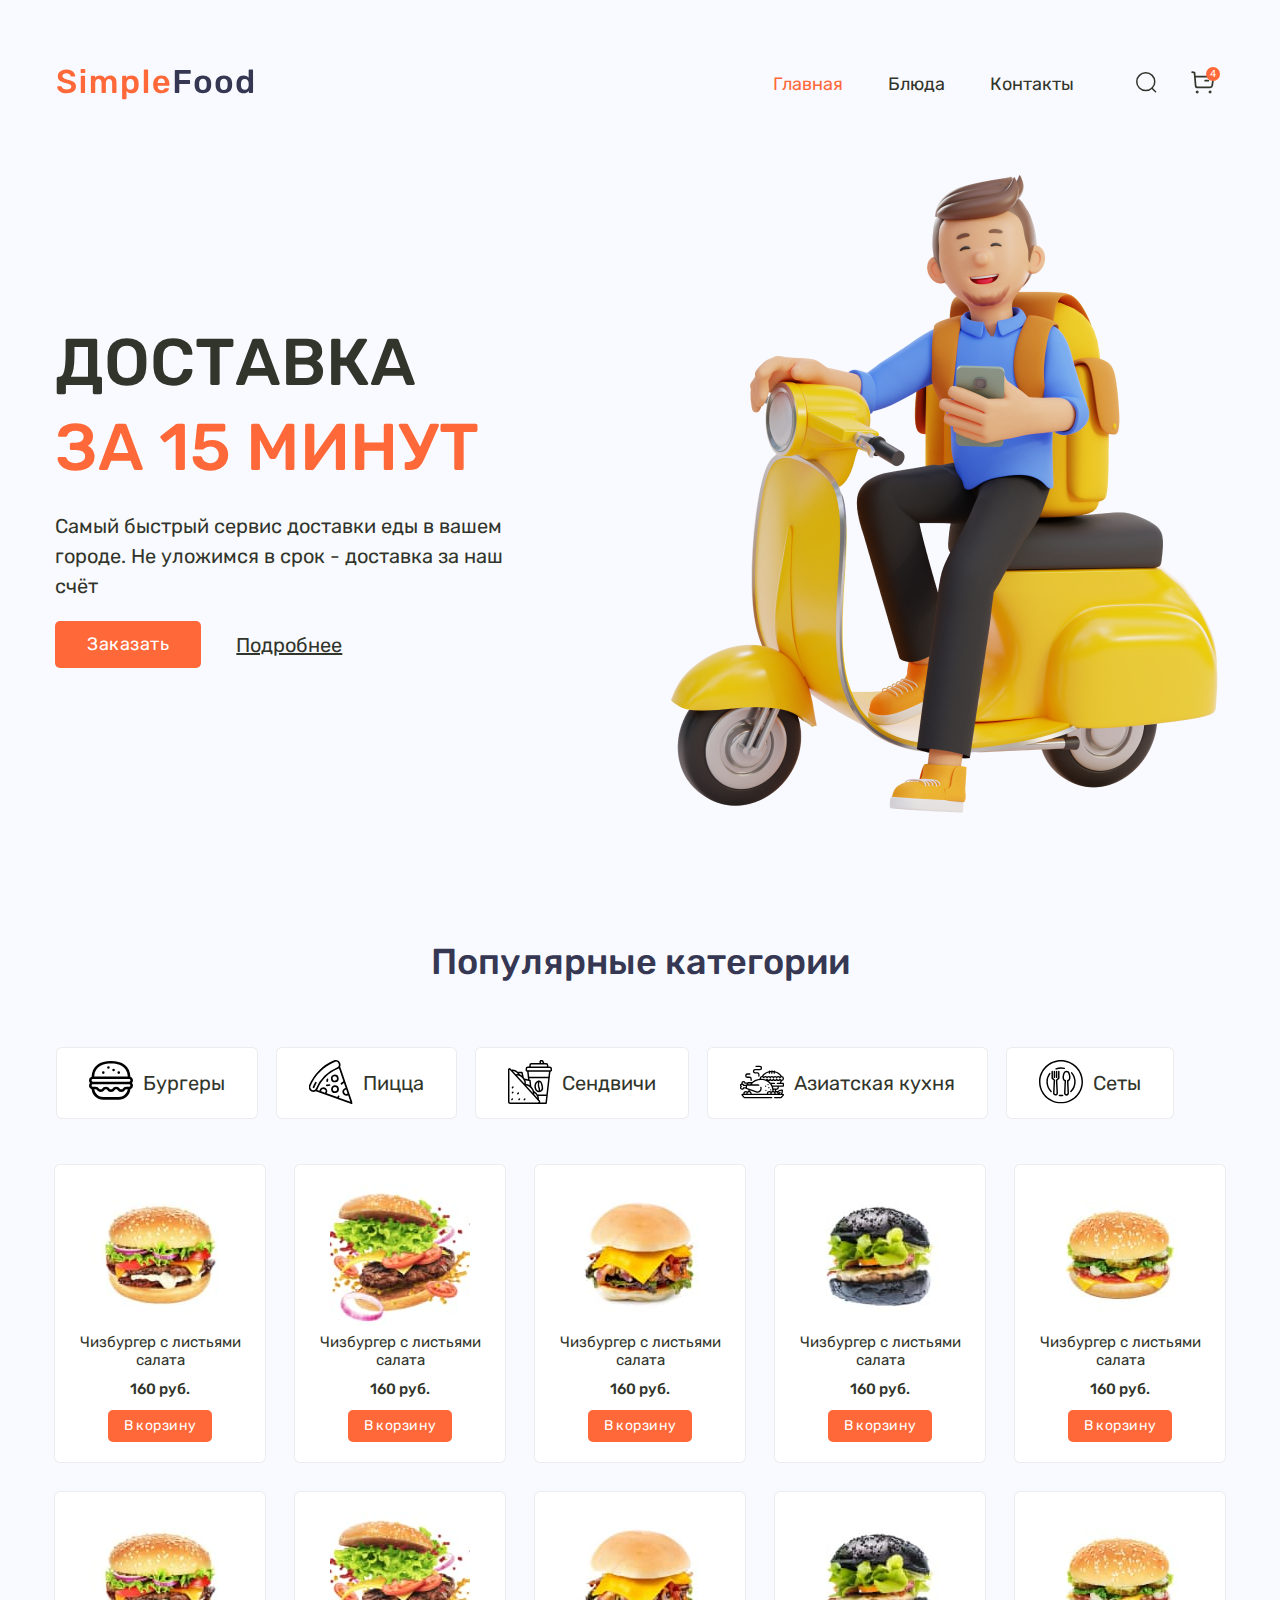
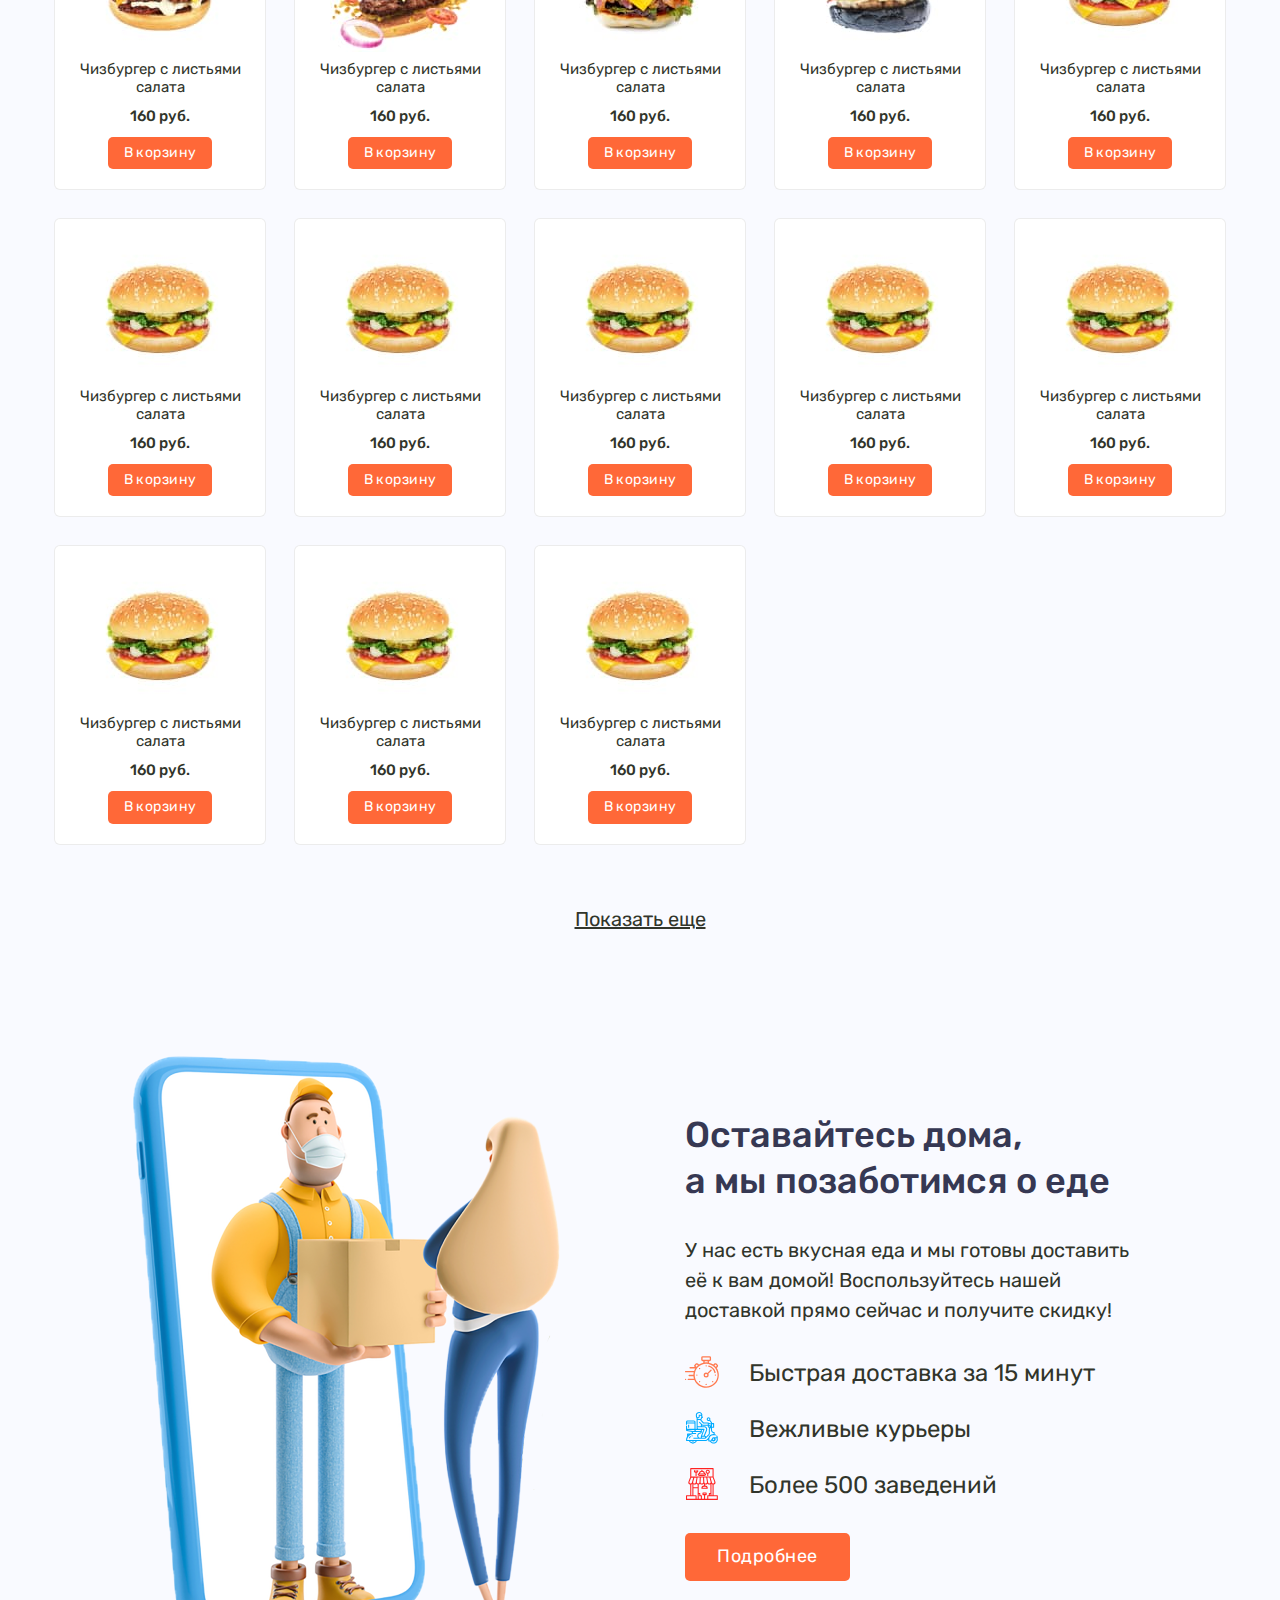
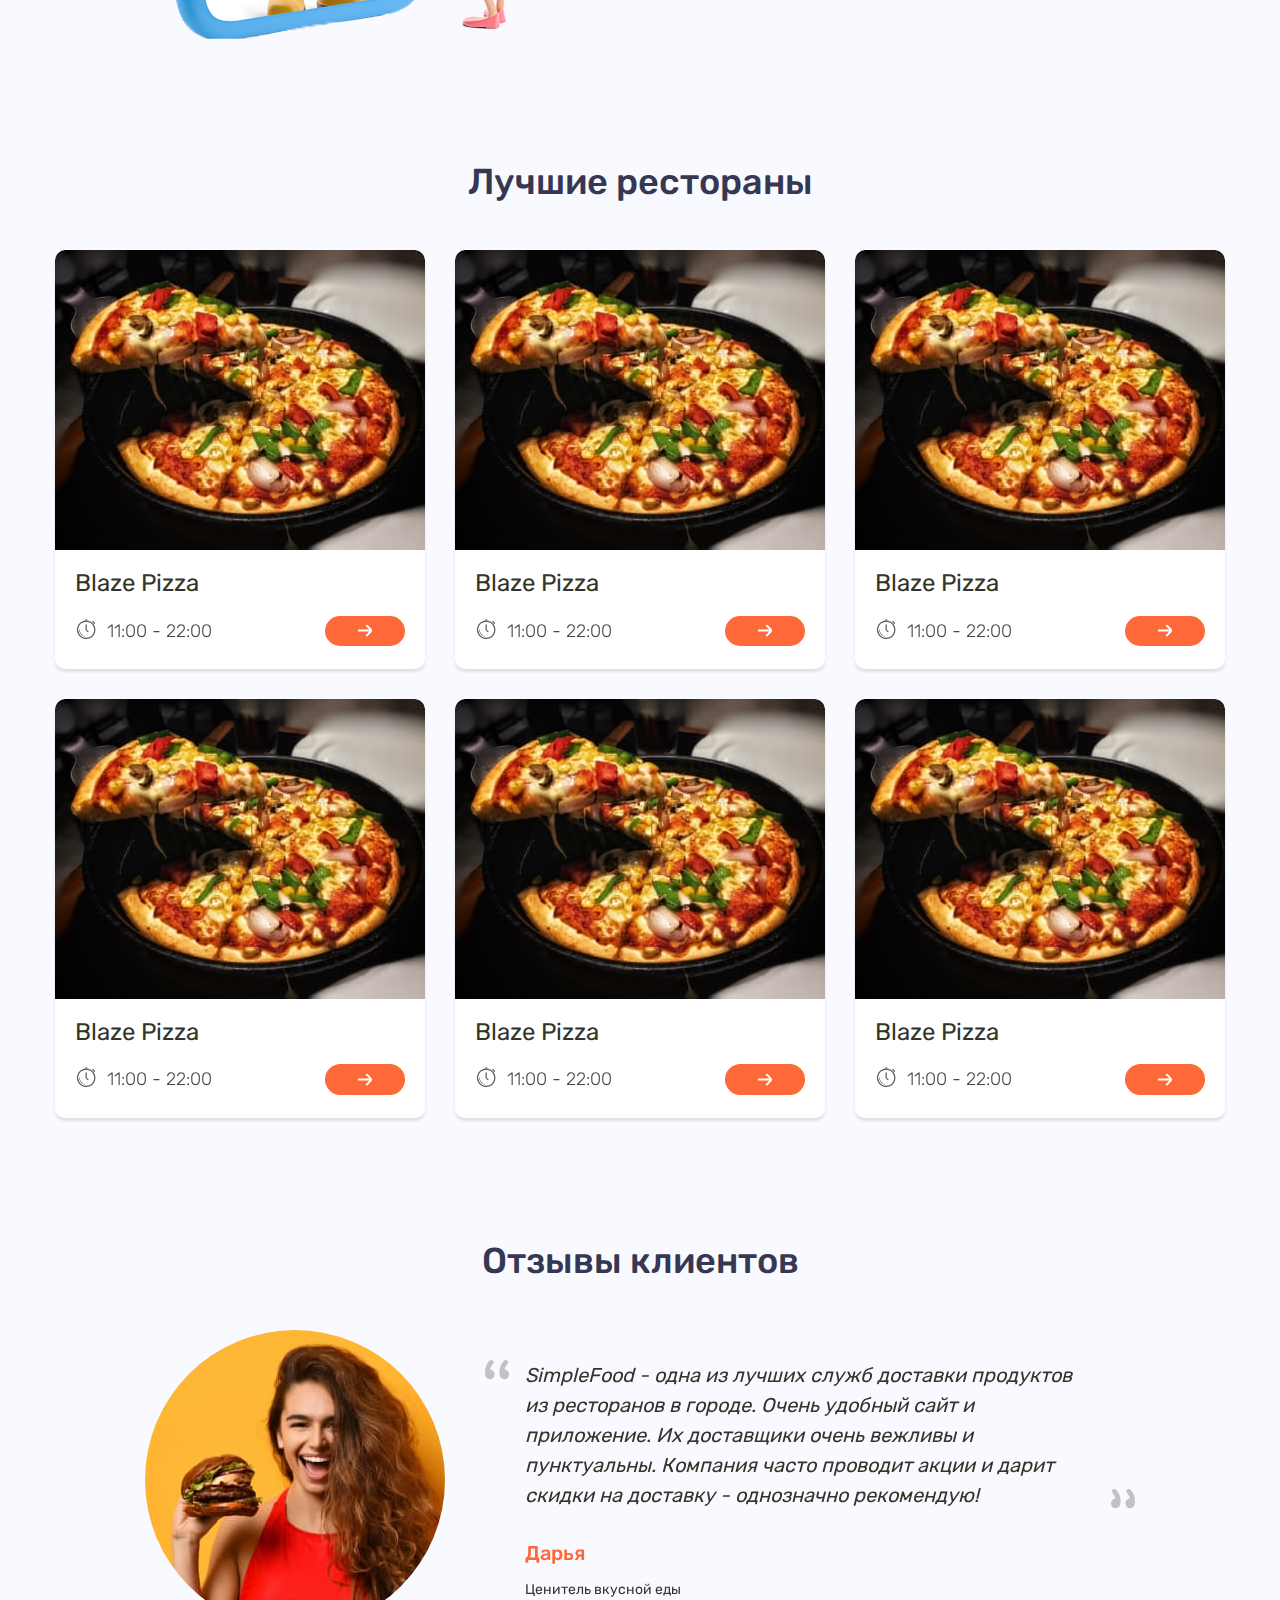
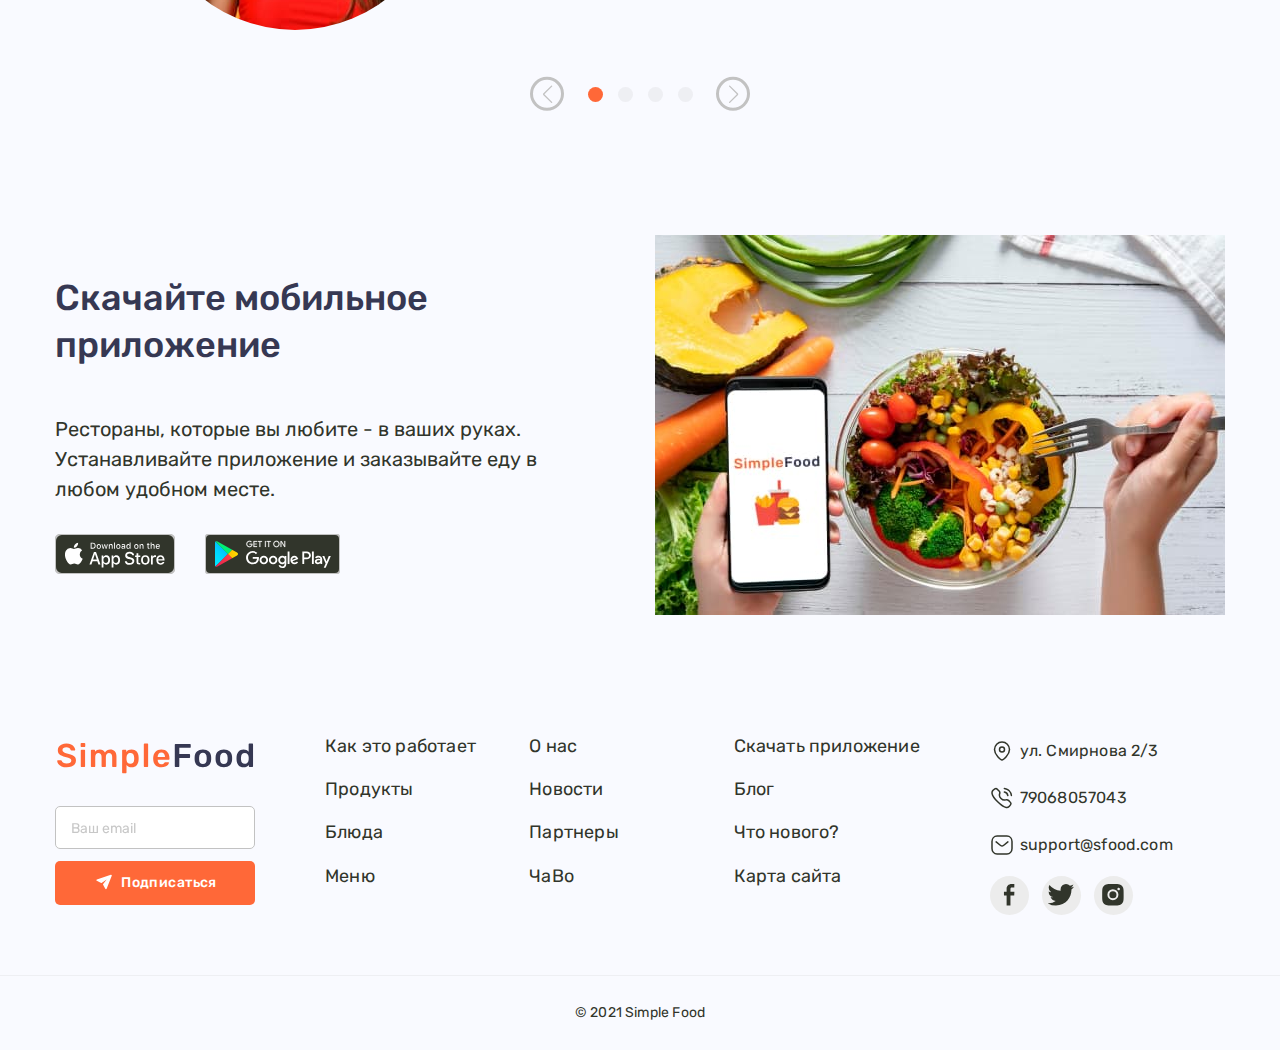
<file: index.html>
<!DOCTYPE html>
<html lang="ru">

<head>
  <meta charset="UTF-8">
  <meta http-equiv="X-UA-Compatible" content="IE=edge">
  <meta name="viewport" content="width=device-width, initial-scale=1.0">
  <title>Simple Food - Доставка еды | Главная страница</title>
  <link rel="icon" type="image/x-icon" href="img/favicon.svg">
  <link rel="shortcut icon" type="image/x-icon" href="img/favicon.svg">
  <link rel="stylesheet" href="css/style.min.css">
</head>

<body>
  <div class="wrapper">
    <header class="header">
      <div class="header__menu">
        <div class="container">
          <nav class="menu">
            <a class="logo" href="index.html">
              <img class="logo__img" src="img/icons/logo.svg" width="200" height="31" alt="логотип">
            </a>

            <div class="menu__inner">
              <ul class="menu__list">
                <li class="menu__item">
                  <a class="menu__link menu__link--active" href="index.html">Главная</a>
                </li>
                <li class="menu__item">
                  <a class="menu__link" href="catalog.html">Блюда</a>
                </li>
                <li class="menu__item">
                  <a class="menu__link" href="#contacts">Контакты</a>
                </li>
              </ul>

              <div class="menu__adr">
                <address class="contacts">
                  <ul class="contacts__list">
                    <li class="contacts__item">
                      <a class="contacts__link contacts__link--loc" href="#">ул. Смирнова 2/3</a>
                    </li>
                    <li class="contacts__item">
                      <a class="contacts__link contacts__link--tel" href="tel:79068057043">79068057043</a>
                    </li>
                    <li class="contacts__item">
                      <a class="contacts__link contacts__link--sup" href="mailto:support@sfood.com">support@sfood.com</a>
                    </li>
                  </ul>

                  <ul class="social">
                    <li class="social__item">
                      <a class="social__link" target="_blank" href="#">
                        <span class="social__icon" style="background-image: url('img/sprite.svg#icon-facebook');">
                          <span class="sr-only">фейсбук</span>
                        </span>
                      </a>
                    </li>

                    <li class="social__item">
                      <a class="social__link" target="_blank" href="#">
                        <span class="social__icon" style="background-image: url('img/sprite.svg#icon-twitter');">
                          <span class="sr-only">твиттер</span>
                        </span>
                      </a>
                    </li>

                    <li class="social__item">
                      <a class="social__link" target="_blank" href="#">
                        <span class="social__icon" style="background-image: url('img/sprite.svg#icon-instagram');">
                          <span class="sr-only">инстаграм</span>
                        </span>
                      </a>
                    </li>
                  </ul>
                </address>
              </div>
            </div>

            <ul class="user-nav">
              <li class="user-nav__item">
                <div class="user-nav__inner">
                  <form>
                    <label class="sr-only" for="search">Начать поиск</label>
                    <input class="user-nav__search" placeholder="Поиск" type="text" value="" name="search" id="search">
                    <button class="user-nav__btn user-nav__btn--search" type="button">
                      <span class="sr-only">поиск</span>
                    </button>
                  </form>
                </div>
              </li>

              <li class="user-nav__item">
                <button class="user-nav__btn user-nav__btn--cart" type="button">
                  <span class="user-nav__num">4</span>
                  <span class="sr-only">корзина</span>
                </button>
              </li>

              <li class="user-nav__item">
                <button class="menu__btn" type="button">
                  <span class="sr-only">кнопка меню</span>
                  <span class="menu__line"></span>
                </button>
              </li>
            </ul>
          </nav>
        </div>
      </div>

      <div class="menu__inner menu__inner--menu">

        <div class="container">
          <a class="logo menu__inner--logo" href="#">
            <img class="logo__img" src="img/icons/logo.svg" width="200" height="31" alt="логотип">
          </a>

          <ul class="menu__list">
            <li class="menu__button">
              <button class="menu__btn2" type="button">
                <span class="sr-only">кнопка меню</span>
                <span class="menu__line"></span>
              </button>
            </li>
            <li class="menu__item">
              <a class="menu__link menu__link--active" href="#">Главная</a>
            </li>
            <li class="menu__item">
              <a class="menu__link" href="catalog.html">Блюда</a>
            </li>
            <li class="menu__item">
              <a class="menu__link" href="#">Контакты</a>
            </li>
          </ul>

          <div class="menu__adr">
            <address class="contacts">
              <ul class="contacts__list">
                <li class="contacts__item">
                  <a class="contacts__link contacts__link--loc" href="#">ул. Смирнова 2/3</a>
                </li>
                <li class="contacts__item">
                  <a class="contacts__link contacts__link--tel" href="tel:79068057043">79068057043</a>
                </li>
                <li class="contacts__item">
                  <a class="contacts__link contacts__link--sup" href="mailto:support@sfood.com">support@sfood.com</a>
                </li>
              </ul>

              <ul class="social">
                <li class="social__item">
                  <a class="social__link" target="_blank" href="#">
                    <span class="social__icon" style="background-image: url('img/sprite.svg#icon-facebook');">
                      <span class="sr-only">фейсбук</span>
                    </span>
                  </a>
                </li>

                <li class="social__item">
                  <a class="social__link" target="_blank" href="#">
                    <span class="social__icon" style="background-image: url('img/sprite.svg#icon-twitter');">
                      <span class="sr-only">твиттер</span>
                    </span>
                  </a>
                </li>

                <li class="social__item">
                  <a class="social__link" target="_blank" href="#">
                    <span class="social__icon" style="background-image: url('img/sprite.svg#icon-instagram');">
                      <span class="sr-only">инстаграм</span>
                    </span>
                  </a>
                </li>
              </ul>
            </address>
          </div>
        </div>


      </div>

    </header>

    <main class="main">
      <h1 class="sr-only">Сервис доставки еды</h1>

      <section class="delivery section">
        <div class="container">

          <div class="delivery__inner">
            <div class="delivery__content">
              <h2 class="delivery__title">
                Доставка
                <span class="delivery__subtitle">за 15 минут</span>
              </h2>
              <div class="delivery__text">
                <p>
                  Самый быстрый сервис доставки еды в вашем городе. Не уложимся в срок - доставка за наш счёт
                </p>
              </div>
              <div class="delivery__btns">
                <a class="btn delivery__btn" href="#">Заказать</a>
                <a class="delivery__link" href="#">Подробнее</a>
              </div>
            </div>

            <div class="delivery__img" style="background-image: url('img/delivery/delivery-man.png');"></div>
          </div>
        </div>
      </section>

      <section class="popular-catigories section">
        <div class="container">
          <h2 class="title">
            Популярные категории
          </h2>

          <ul class="popular-catigories__filters ">
            <li class="popular-catigories__filter">
              <button class="popular-catigories__btn popular-catigories__btn--burg" data-filter=".category-burgers" type="button">Бургеры</button>
            </li>
            <li class="popular-catigories__filter">
              <button class="popular-catigories__btn popular-catigories__btn--pizza" data-filter=".category-pizza" type="button">Пицца</button>
            </li>
            <li class="popular-catigories__filter">
              <button class="popular-catigories__btn popular-catigories__btn--sandwich" data-filter=".category-sendwich" type="button">Сендвичи</button>
            </li>
            <li class="popular-catigories__filter">
              <button class="popular-catigories__btn popular-catigories__btn--asia" data-filter=".category-asia" type="button">Азиатская кухня</button>
            </li>
            <li class="popular-catigories__filter">
              <button class="popular-catigories__btn popular-catigories__btn--dish" data-filter=".category-dish" type="button">Cеты</button>
            </li>
          </ul>

          <ul class="popular-catigories__cards">

            <li class="popular-catigories__cards-item mix category-burgers">
              <article class="product-card">
                <a class="product-card__link" target="_blank" href="product.html">
                  <div class="product-card__top">
                    <img class="product-card__img" src="img/catigories/burger-1.jpg" width="140" height="140" alt="бургер">
                    <h3 class="product-card__title">Чизбургер с листьями салата</h3>
                  </div>

                  <div class="product-card__bottom">
                    <span class="product-card__price">160 <span>руб.</span></span>
                    <div class="btn product-card__btn">В корзину</div>
                  </div>
                </a>
              </article>
            </li>

            <li class="popular-catigories__cards-item mix category-burgers">
              <article class="product-card">
                <a class="product-card__link" target="_blank" href="product.html">
                  <div class="product-card__top">
                    <img class="product-card__img" src="img/catigories/burger-2.jpg" width="140" height="140" alt="бургер">
                    <h3 class="product-card__title">Чизбургер с листьями салата</h3>
                  </div>

                  <div class="product-card__bottom">
                    <span class="product-card__price">160 <span>руб.</span></span>
                    <div class="btn product-card__btn">В корзину</div>
                  </div>
                </a>
              </article>
            </li>

            <li class="popular-catigories__cards-item mix category-burgers">
              <article class="product-card">
                <a class="product-card__link" target="_blank" href="product.html">
                  <div class="product-card__top">
                    <img class="product-card__img" src="img/catigories/burger-3.jpg" width="140" height="140" alt="бургер">
                    <h3 class="product-card__title">Чизбургер с листьями салата</h3>
                  </div>

                  <div class="product-card__bottom">
                    <span class="product-card__price">160 <span>руб.</span></span>
                    <div class="btn product-card__btn">В корзину</div>
                  </div>
                </a>
              </article>
            </li>

            <li class="popular-catigories__cards-item mix category-burgers">
              <article class="product-card">
                <a class="product-card__link" target="_blank" href="product.html">
                  <div class="product-card__top">
                    <img class="product-card__img" src="img/catigories/burger-4.jpg" width="140" height="140" alt="бургер">
                    <h3 class="product-card__title">Чизбургер с листьями салата</h3>
                  </div>

                  <div class="product-card__bottom">
                    <span class="product-card__price">160 <span>руб.</span></span>
                    <div class="btn product-card__btn">В корзину</div>
                  </div>
                </a>
              </article>
            </li>

            <li class="popular-catigories__cards-item mix category-burgers">
              <article class="product-card">
                <a class="product-card__link" target="_blank" href="product.html">
                  <div class="product-card__top">
                    <img class="product-card__img" src="img/catigories/burger-5.jpg" width="140" height="140" alt="бургер">
                    <h3 class="product-card__title">Чизбургер с листьями салата</h3>
                  </div>

                  <div class="product-card__bottom">
                    <span class="product-card__price">160 <span>руб.</span></span>
                    <div class="btn product-card__btn">В корзину</div>
                  </div>
                </a>
              </article>
            </li>

            <li class="popular-catigories__cards-item mix category-burgers">
              <article class="product-card">
                <a class="product-card__link" target="_blank" href="product.html">
                  <div class="product-card__top">
                    <img class="product-card__img" src="img/catigories/burger-1.jpg" width="140" height="140" alt="бургер">
                    <h3 class="product-card__title">Чизбургер с листьями салата</h3>
                  </div>

                  <div class="product-card__bottom">
                    <span class="product-card__price">160 <span>руб.</span></span>
                    <div class="btn product-card__btn">В корзину</div>
                  </div>
                </a>
              </article>
            </li>

            <li class="popular-catigories__cards-item mix category-burgers">
              <article class="product-card">
                <a class="product-card__link" target="_blank" href="product.html">
                  <div class="product-card__top">
                    <img class="product-card__img" src="img/catigories/burger-2.jpg" width="140" height="140" alt="бургер">
                    <h3 class="product-card__title">Чизбургер с листьями салата</h3>
                  </div>

                  <div class="product-card__bottom">
                    <span class="product-card__price">160 <span>руб.</span></span>
                    <div class="btn product-card__btn">В корзину</div>
                  </div>
                </a>
              </article>
            </li>

            <li class="popular-catigories__cards-item mix category-burgers">
              <article class="product-card">
                <a class="product-card__link" target="_blank" href="product.html">
                  <div class="product-card__top">
                    <img class="product-card__img" src="img/catigories/burger-3.jpg" width="140" height="140" alt="бургер">
                    <h3 class="product-card__title">Чизбургер с листьями салата</h3>
                  </div>

                  <div class="product-card__bottom">
                    <span class="product-card__price">160 <span>руб.</span></span>
                    <div class="btn product-card__btn">В корзину</div>
                  </div>
                </a>
              </article>
            </li>

            <li class="popular-catigories__cards-item mix category-burgers">
              <article class="product-card">
                <a class="product-card__link" target="_blank" href="product.html">
                  <div class="product-card__top">
                    <img class="product-card__img" src="img/catigories/burger-4.jpg" width="140" height="140" alt="бургер">
                    <h3 class="product-card__title">Чизбургер с листьями салата</h3>
                  </div>

                  <div class="product-card__bottom">
                    <span class="product-card__price">160 <span>руб.</span></span>
                    <div class="btn product-card__btn">В корзину</div>
                  </div>
                </a>
              </article>
            </li>

            <li class="popular-catigories__cards-item mix category-burgers">
              <article class="product-card">
                <a class="product-card__link" target="_blank" href="product.html">
                  <div class="product-card__top">
                    <img class="product-card__img" src="img/catigories/burger-5.jpg" width="140" height="140" alt="бургер">
                    <h3 class="product-card__title">Чизбургер с листьями салата</h3>
                  </div>

                  <div class="product-card__bottom">
                    <span class="product-card__price">160 <span>руб.</span></span>
                    <div class="btn product-card__btn">В корзину</div>
                  </div>
                </a>
              </article>
            </li>

            <li class="popular-catigories__cards-item mix category-pizza">
              <article class="product-card">
                <a class="product-card__link" target="_blank" href="product.html">
                  <div class="product-card__top">
                    <img class="product-card__img" src="img/catigories/burger-5.jpg" width="140" height="140" alt="бургер">
                    <h3 class="product-card__title">Чизбургер с листьями салата</h3>
                  </div>

                  <div class="product-card__bottom">
                    <span class="product-card__price">160 <span>руб.</span></span>
                    <div class="btn product-card__btn">В корзину</div>
                  </div>
                </a>
              </article>
            </li>

            <li class="popular-catigories__cards-item mix category-pizza">
              <article class="product-card">
                <a class="product-card__link" target="_blank" href="product.html">
                  <div class="product-card__top">
                    <img class="product-card__img" src="img/catigories/burger-5.jpg" width="140" height="140" alt="бургер">
                    <h3 class="product-card__title">Чизбургер с листьями салата</h3>
                  </div>

                  <div class="product-card__bottom">
                    <span class="product-card__price">160 <span>руб.</span></span>
                    <div class="btn product-card__btn">В корзину</div>
                  </div>
                </a>
              </article>
            </li>

            <li class="popular-catigories__cards-item mix category-sendwich">
              <article class="product-card">
                <a class="product-card__link" target="_blank" href="product.html">
                  <div class="product-card__top">
                    <img class="product-card__img" src="img/catigories/burger-5.jpg" width="140" height="140" alt="бургер">
                    <h3 class="product-card__title">Чизбургер с листьями салата</h3>
                  </div>

                  <div class="product-card__bottom">
                    <span class="product-card__price">160 <span>руб.</span></span>
                    <div class="btn product-card__btn">В корзину</div>
                  </div>
                </a>
              </article>
            </li>

            <li class="popular-catigories__cards-item mix category-sendwich">
              <article class="product-card">
                <a class="product-card__link" target="_blank" href="product.html">
                  <div class="product-card__top">
                    <img class="product-card__img" src="img/catigories/burger-5.jpg" width="140" height="140" alt="бургер">
                    <h3 class="product-card__title">Чизбургер с листьями салата</h3>
                  </div>

                  <div class="product-card__bottom">
                    <span class="product-card__price">160 <span>руб.</span></span>
                    <div class="btn product-card__btn">В корзину</div>
                  </div>
                </a>
              </article>
            </li>

            <li class="popular-catigories__cards-item mix category-asia">
              <article class="product-card">
                <a class="product-card__link" target="_blank" href="product.html">
                  <div class="product-card__top">
                    <img class="product-card__img" src="img/catigories/burger-5.jpg" width="140" height="140" alt="бургер">
                    <h3 class="product-card__title">Чизбургер с листьями салата</h3>
                  </div>

                  <div class="product-card__bottom">
                    <span class="product-card__price">160 <span>руб.</span></span>
                    <div class="btn product-card__btn">В корзину</div>
                  </div>
                </a>
              </article>
            </li>

            <li class="popular-catigories__cards-item mix category-asia">
              <article class="product-card">
                <a class="product-card__link" target="_blank" href="product.html">
                  <div class="product-card__top">
                    <img class="product-card__img" src="img/catigories/burger-5.jpg" width="140" height="140" alt="бургер">
                    <h3 class="product-card__title">Чизбургер с листьями салата</h3>
                  </div>

                  <div class="product-card__bottom">
                    <span class="product-card__price">160 <span>руб.</span></span>
                    <div class="btn product-card__btn">В корзину</div>
                  </div>
                </a>
              </article>
            </li>

            <li class="popular-catigories__cards-item mix category-dish">
              <article class="product-card">
                <a class="product-card__link" target="_blank" href="product.html">
                  <div class="product-card__top">
                    <img class="product-card__img" src="img/catigories/burger-5.jpg" width="140" height="140" alt="бургер">
                    <h3 class="product-card__title">Чизбургер с листьями салата</h3>
                  </div>

                  <div class="product-card__bottom">
                    <span class="product-card__price">160 <span>руб.</span></span>
                    <div class="btn product-card__btn">В корзину</div>
                  </div>
                </a>
              </article>
            </li>

            <li class="popular-catigories__cards-item mix category-dish">
              <article class="product-card">
                <a class="product-card__link" target="_blank" href="product.html">
                  <div class="product-card__top">
                    <img class="product-card__img" src="img/catigories/burger-5.jpg" width="140" height="140" alt="бургер">
                    <h3 class="product-card__title">Чизбургер с листьями салата</h3>
                  </div>

                  <div class="product-card__bottom">
                    <span class="product-card__price">160 <span>руб.</span></span>
                    <div class="btn product-card__btn">В корзину</div>
                  </div>
                </a>
              </article>
            </li>
          </ul>

          <button class="popular-catigories__more" type="button">Показать еще</button>
        </div>
      </section>

      <section class="about section">
        <div class="container">
          <div class="about__inner">
            <div class="about__img" style="background-image: url('img/about/about-img.png');"></div>
            <div class="about__content">
              <h2 class="title about__title">
                Оставайтесь дома,
                а&nbsp;мы&nbsp;позаботимся&nbsp;о&nbsp;еде
              </h2>
              <div class="about__text">
                <p>
                  У нас есть вкусная еда и мы готовы доставить её к вам домой! Воспользуйтесь нашей доставкой прямо сейчас и получите скидку!
                </p>
              </div>
              <ul class="about__advantages">
                <li class="about__item about__item--timer">Быстрая доставка за 15 минут</li>
                <li class="about__item about__item--delivery">Вежливые курьеры</li>
                <li class="about__item about__item--resturent">Более 500 заведений</li>
              </ul>
              <button class="btn" type="button">Подробнее</button>
            </div>
          </div>
        </div>
      </section>

      <section class="best-restaurants section">
        <div class="container">
          <h2 class="title best-restaurants__title">Лучшие рестораны</h2>

          <ul class="best-restaurants__list">

            <li class="best-restaurants__item">
              <article class="best-card">
                <a class="best-card__link" target="_blank" href="#">
                  <div class="best-card__top">
                    <img class="best-card__img" width="370" height="300" src="img/best-restaurants/blaze.jpg" alt="ресторан блейз">
                    <h3 class="best-card__name">Blaze Pizza</h3>
                  </div>

                  <div class="best-card__content">
                    <time class="best-card__time">11:00 - 22:00</time>
                    <span class="btn best-card__btn"></span>
                  </div>
                </a>
              </article>
            </li>
            <li class="best-restaurants__item">
              <article class="best-card">
                <a class="best-card__link" target="_blank" href="#">
                  <div class="best-card__top">
                    <img class="best-card__img" width="370" height="300" src="img/best-restaurants/blaze.jpg" alt="ресторан блейз">
                    <h3 class="best-card__name">Blaze Pizza</h3>
                  </div>

                  <div class="best-card__content">
                    <time class="best-card__time">11:00 - 22:00</time>
                    <span class="btn best-card__btn"></span>
                  </div>
                </a>
              </article>
            </li>
            <li class="best-restaurants__item">
              <article class="best-card">
                <a class="best-card__link" target="_blank" href="#">
                  <div class="best-card__top">
                    <img class="best-card__img" width="370" height="300" src="img/best-restaurants/blaze.jpg" alt="ресторан блейз">
                    <h3 class="best-card__name">Blaze Pizza</h3>
                  </div>

                  <div class="best-card__content">
                    <time class="best-card__time">11:00 - 22:00</time>
                    <span class="btn best-card__btn"></span>
                  </div>
                </a>
              </article>
            </li>
            <li class="best-restaurants__item">
              <article class="best-card">
                <a class="best-card__link" target="_blank" href="#">
                  <div class="best-card__top">
                    <img class="best-card__img" width="370" height="300" src="img/best-restaurants/blaze.jpg" alt="ресторан блейз">
                    <h3 class="best-card__name">Blaze Pizza</h3>
                  </div>

                  <div class="best-card__content">
                    <time class="best-card__time">11:00 - 22:00</time>
                    <span class="btn best-card__btn"></span>
                  </div>
                </a>
              </article>
            </li>
            <li class="best-restaurants__item">
              <article class="best-card">
                <a class="best-card__link" target="_blank" href="#">
                  <div class="best-card__top">
                    <img class="best-card__img" width="370" height="300" src="img/best-restaurants/blaze.jpg" alt="ресторан блейз">
                    <h3 class="best-card__name">Blaze Pizza</h3>
                  </div>

                  <div class="best-card__content">
                    <time class="best-card__time">11:00 - 22:00</time>
                    <span class="btn best-card__btn"></span>
                  </div>
                </a>
              </article>
            </li>
            <li class="best-restaurants__item">
              <article class="best-card">
                <a class="best-card__link" target="_blank" href="#">
                  <div class="best-card__top">
                    <img class="best-card__img" width="370" height="300" src="img/best-restaurants/blaze.jpg" alt="ресторан блейз">
                    <h3 class="best-card__name">Blaze Pizza</h3>
                  </div>

                  <div class="best-card__content">
                    <time class="best-card__time">11:00 - 22:00</time>
                    <span class="btn best-card__btn"></span>
                  </div>
                </a>
              </article>
            </li>
          </ul>

          <div class="restaurants-swiper">
            <ul class="restaurants-swiper__wrapper swiper-wrapper">

              <li class="restaurants-swiper__slide swiper-slide">
                <article class="best-card">
                  <a class="best-card__link" target="_blank" href="#">
                    <div class="best-card__top">
                      <img class="best-card__img" width="370" height="300" src="img/best-restaurants/blaze.jpg" alt="ресторан блейз">
                      <h3 class="best-card__name">Blaze Pizza</h3>
                    </div>

                    <div class="best-card__content">
                      <time class="best-card__time">11:00 - 22:00</time>
                      <span class="btn best-card__btn">переход к ресторану</span>
                    </div>
                  </a>
                </article>
              </li>
              <li class="restaurants-swiper__slide swiper-slide">
                <article class="best-card">
                  <a class="best-card__link" target="_blank" href="#">
                    <div class="best-card__top">
                      <img class="best-card__img" width="370" height="300" src="img/best-restaurants/blaze.jpg" alt="ресторан блейз">
                      <h3 class="best-card__name">Blaze Pizza</h3>
                    </div>

                    <div class="best-card__content">
                      <time class="best-card__time">11:00 - 22:00</time>
                      <span class="btn best-card__btn">переход к ресторану</span>
                    </div>
                  </a>
                </article>
              </li>
              <li class="restaurants-swiper__slide swiper-slide">
                <article class="best-card">
                  <a class="best-card__link" target="_blank" href="#">
                    <div class="best-card__top">
                      <img class="best-card__img" width="370" height="300" src="img/best-restaurants/blaze.jpg" alt="ресторан блейз">
                      <h3 class="best-card__name">Blaze Pizza</h3>
                    </div>

                    <div class="best-card__content">
                      <time class="best-card__time">11:00 - 22:00</time>
                      <span class="btn best-card__btn">переход к ресторану</span>
                    </div>
                  </a>
                </article>
              </li>
              <li class="restaurants-swiper__slide swiper-slide">
                <article class="best-card">
                  <a class="best-card__link" target="_blank" href="#">
                    <div class="best-card__top">
                      <img class="best-card__img" width="370" height="300" src="img/best-restaurants/blaze.jpg" alt="ресторан блейз">
                      <h3 class="best-card__name">Blaze Pizza</h3>
                    </div>

                    <div class="best-card__content">
                      <time class="best-card__time">11:00 - 22:00</time>
                      <span class="btn best-card__btn">переход к ресторану</span>
                    </div>
                  </a>
                </article>
              </li>
              <li class="restaurants-swiper__slide swiper-slide">
                <article class="best-card">
                  <a class="best-card__link" target="_blank" href="#">
                    <div class="best-card__top">
                      <img class="best-card__img" width="370" height="300" src="img/best-restaurants/blaze.jpg" alt="ресторан блейз">
                      <h3 class="best-card__name">Blaze Pizza</h3>
                    </div>

                    <div class="best-card__content">
                      <time class="best-card__time">11:00 - 22:00</time>
                      <span class="btn best-card__btn">переход к ресторану</span>
                    </div>
                  </a>
                </article>
              </li>
              <li class="restaurants-swiper__slide swiper-slide">
                <article class="best-card">
                  <a class="best-card__link" target="_blank" href="#">
                    <div class="best-card__top">
                      <img class="best-card__img" width="370" height="300" src="img/best-restaurants/blaze.jpg" alt="ресторан блейз">
                      <h3 class="best-card__name">Blaze Pizza</h3>
                    </div>

                    <div class="best-card__content">
                      <time class="best-card__time">11:00 - 22:00</time>
                      <span class="btn best-card__btn">переход к ресторану</span>
                    </div>
                  </a>
                </article>
              </li>
            </ul>
            <div class="swiper-pagination"></div>
          </div>

        </div>
      </section>

      <section class="reviews section">
        <div class="container">
          <h2 class="title reviews__title">Отзывы клиентов</h2>
          <div class="reviews-swiper">
            <!-- Additional required wrapper -->
            <div class="reviews-swiper__wrapper swiper-wrapper">
              <!-- Slides -->
              <div class="reviews-swiper__slide swiper-slide">

                <img class="reviews__avatar" width="300" height="300" src="img/reviews/avatar.jpg" alt="аватар клиента">

                <div class="reviews__content">
                  <blockquote class="reviews__cite">
                    <div class="reviews__text">
                      <p>
                        SimpleFood - одна из лучших служб доставки продуктов из ресторанов в городе. Очень удобный сайт и приложение. Их доставщики очень вежливы и пунктуальны. Компания часто проводит
                        акции
                        и
                        дарит скидки на доставку - однозначно рекомендую!
                      </p>
                    </div>
                    <cite class="reviews__about">
                      <div class="reviews__name">
                        Дарья
                      </div>

                      <span class="reviews__advantages">Ценитель вкусной еды</span>
                    </cite>
                  </blockquote>
                </div>
              </div>
              <div class="reviews-swiper__slide swiper-slide">

                <img class="reviews__avatar" width="300" height="300" loading="lazy" src="img/reviews/avatar.jpg" alt="аватар клиента">

                <div class="reviews__content">
                  <blockquote class="reviews__cite">
                    <div class="reviews__text">
                      <p>
                        SimpleFood - одна из лучших служб доставки продуктов из ресторанов в городе. Очень удобный сайт и приложение. Их доставщики очень вежливы и пунктуальны. Компания часто проводит
                        акции
                        и
                        дарит скидки на доставку - однозначно рекомендую!
                      </p>
                    </div>
                    <cite class="reviews__about">
                      <div class="reviews__name">
                        Дарья
                      </div>

                      <span class="reviews__advantages">Ценитель вкусной еды</span>
                    </cite>
                  </blockquote>
                </div>
              </div>
              <div class="reviews-swiper__slide swiper-slide">

                <img class="reviews__avatar" width="300" height="300" loading="lazy" src="img/reviews/avatar.jpg" alt="аватар клиента">

                <div class="reviews__content">
                  <blockquote class="reviews__cite">
                    <div class="reviews__text">
                      <p>
                        SimpleFood - одна из лучших служб доставки продуктов из ресторанов в городе. Очень удобный сайт и приложение. Их доставщики очень вежливы и пунктуальны. Компания часто проводит
                        акции
                        и
                        дарит скидки на доставку - однозначно рекомендую!
                      </p>
                    </div>
                    <cite class="reviews__about">
                      <div class="reviews__name">
                        Дарья
                      </div>

                      <span class="reviews__advantages">Ценитель вкусной еды</span>
                    </cite>
                  </blockquote>
                </div>
              </div>
              <div class="reviews-swiper__slide swiper-slide">

                <img class="reviews__avatar" width="300" height="300" loading="lazy" src="img/reviews/avatar.jpg" alt="аватар клиента">

                <div class="reviews__content">
                  <blockquote class="reviews__cite">
                    <div class="reviews__text">
                      <p>
                        SimpleFood - одна из лучших служб доставки продуктов из ресторанов в городе. Очень удобный сайт и приложение. Их доставщики очень вежливы и пунктуальны. Компания часто проводит
                        акции
                        и
                        дарит скидки на доставку - однозначно рекомендую!
                      </p>
                    </div>
                    <cite class="reviews__about">
                      <div class="reviews__name">
                        Дарья
                      </div>

                      <span class="reviews__advantages">Ценитель вкусной еды</span>
                    </cite>
                  </blockquote>
                </div>
              </div>
            </div>

            <div class="reviews__nav">
              <div class="reviews-swiper__pag swiper-pagination"></div>
              <button class="swiper-button-prev"></button>
              <button class="swiper-button-next"></button>
            </div>
          </div>
        </div>
      </section>
    </main>

    <section class="apps section">
      <div class="container">
        <div class="apps__inner">
          <div class="apps__content">
            <h2 class="title apps__title">Скачайте мобильное приложение</h2>
            <div class="apps__text">
              <p>
                Рестораны, которые вы любите - в ваших руках. Устанавливайте приложение и заказывайте еду в любом удобном месте.
              </p>
            </div>

            <ul class="apps__list">
              <li class="apps__item">
                <a class="apps__link" target="_blank" href="#" style="background-image: url('img/apps/app-store.svg')"></a>
              </li>

              <li class="apps__item">
                <a class="apps__link apps__link--google" target="_blank" href="#" style="background-image: url('img/apps/google-play.svg')"></a>
              </li>
            </ul>
          </div>

          <div class="apps__bg" style="background-image: url('img/apps/apps-bg.jpg')"></div>
        </div>
      </div>
    </section>

    <footer class="footer">
      <div class="container">
        <div class="footer__inner">

          <div class="footer__sub-con">
            <div class="footer__form">
              <a class="logo footer__logo" href="index.html">
                <img class="logo__img" src="img/icons/logo.svg" width="200" height="31" alt="logo">
              </a>
              <form class="form-subscribe" action="#">
                <div class="form-subscribe__item">
                  <label class="sr-only" for="email">ввести email</label>
                  <input class="form-subscribe__field" id="email" type="email" name="email" required placeholder="Ваш email">
                </div>
                <button class="btn form-subscribe__btn" type="submit">Подписаться</button>
              </form>
            </div>

            <address class="contacts contacts--subcon">
              <ul class="contacts__list">
                <li class="contacts__item">
                  <a class="contacts__link contacts__link--loc" href="#">ул. Смирнова 2/3</a>
                </li>
                <li class="contacts__item">
                  <a class="contacts__link contacts__link--tel" href="tel:79068057043">79068057043</a>
                </li>
                <li class="contacts__item">
                  <a class="contacts__link contacts__link--sup" href="mailto:support@sfood.com">support@sfood.com</a>
                </li>
              </ul>

              <ul class="social">
                <li class="social__item">
                  <a class="social__link" target="_blank" href="#">
                    <span class="social__icon" style="background-image: url('img/sprite.svg#icon-facebook');">
                      <span class="sr-only">фейсбук</span>
                    </span>
                  </a>
                </li>

                <li class="social__item">
                  <a class="social__link" target="_blank" href="#">
                    <span class="social__icon" style="background-image: url('img/sprite.svg#icon-twitter');">
                      <span class="sr-only">твиттер</span>
                    </span>
                  </a>
                </li>

                <li class="social__item">
                  <a class="social__link" target="_blank" href="#">
                    <span class="social__icon" style="background-image: url('img/sprite.svg#icon-instagram');">
                      <span class="sr-only">инстаграм</span>
                    </span>
                  </a>
                </li>
              </ul>
            </address>
          </div>



          <ul class="footer__links">
            <li class="footer__links-item">
              <ul class="footer__list">
                <li class="footer__item">
                  <a class="footer__link" href="#">Как это работает</a>
                </li>
                <li class="footer__item">
                  <a class="footer__link" href="#">Продукты</a>
                </li>
                <li class="footer__item">
                  <a class="footer__link" href="#">Блюда</a>
                </li>
                <li class="footer__item">
                  <a class="footer__link" href="#">Меню</a>
                </li>
              </ul>
            </li>

            <li class="footer__links-item">
              <ul class="footer__list">
                <li class="footer__item">
                  <a class="footer__link" href="#">О нас</a>
                </li>
                <li class="footer__item">
                  <a class="footer__link" href="#">Новости</a>
                </li>
                <li class="footer__item">
                  <a class="footer__link" href="#">Партнеры</a>
                </li>
                <li class="footer__item">
                  <a class="footer__link" href="#">ЧаВо</a>
                </li>
              </ul>
            </li>

            <li class="footer__links-item">
              <ul class="footer__list">
                <li class="footer__item">
                  <a class="footer__link" href="#">Скачать приложение</a>
                </li>
                <li class="footer__item">
                  <a class="footer__link" href="#">Блог</a>
                </li>
                <li class="footer__item">
                  <a class="footer__link" href="#">Что нового?</a>
                </li>
                <li class="footer__item">
                  <a class="footer__link" href="#">Карта сайта</a>
                </li>
              </ul>
            </li>
          </ul>

          <address class="contacts contacts--footer" id="contacts">
            <ul class="contacts__list">
              <li class="contacts__item">
                <a class="contacts__link contacts__link--loc" href="#">ул. Смирнова 2/3</a>
              </li>
              <li class="contacts__item">
                <a class="contacts__link contacts__link--tel" href="tel:79068057043">79068057043</a>
              </li>
              <li class="contacts__item">
                <a class="contacts__link contacts__link--sup" href="mailto:support@sfood.com">support@sfood.com</a>
              </li>
            </ul>

            <ul class="social">
              <li class="social__item">
                <a class="social__link" target="_blank" href="#">
                  <span class="social__icon" style="background-image: url('img/sprite.svg#icon-facebook');">
                    <span class="sr-only">фейсбук</span>
                  </span>
                </a>
              </li>

              <li class="social__item">
                <a class="social__link" target="_blank" href="#">
                  <span class="social__icon" style="background-image: url('img/sprite.svg#icon-twitter');">
                    <span class="sr-only">твиттер</span>
                  </span>
                </a>
              </li>

              <li class="social__item">
                <a class="social__link" target="_blank" href="#">
                  <span class="social__icon" style="background-image: url('img/sprite.svg#icon-instagram');">
                    <span class="sr-only">инстаграм</span>
                  </span>
                </a>
              </li>
            </ul>
          </address>
        </div>
      </div>

      <div class="footer__bottom">
        <span class="footer__copy">© 2021 Simple Food</span>
      </div>
    </footer>
  </div>

  <script src="js/main.min.js"></script>
</body>

</html>
</file>
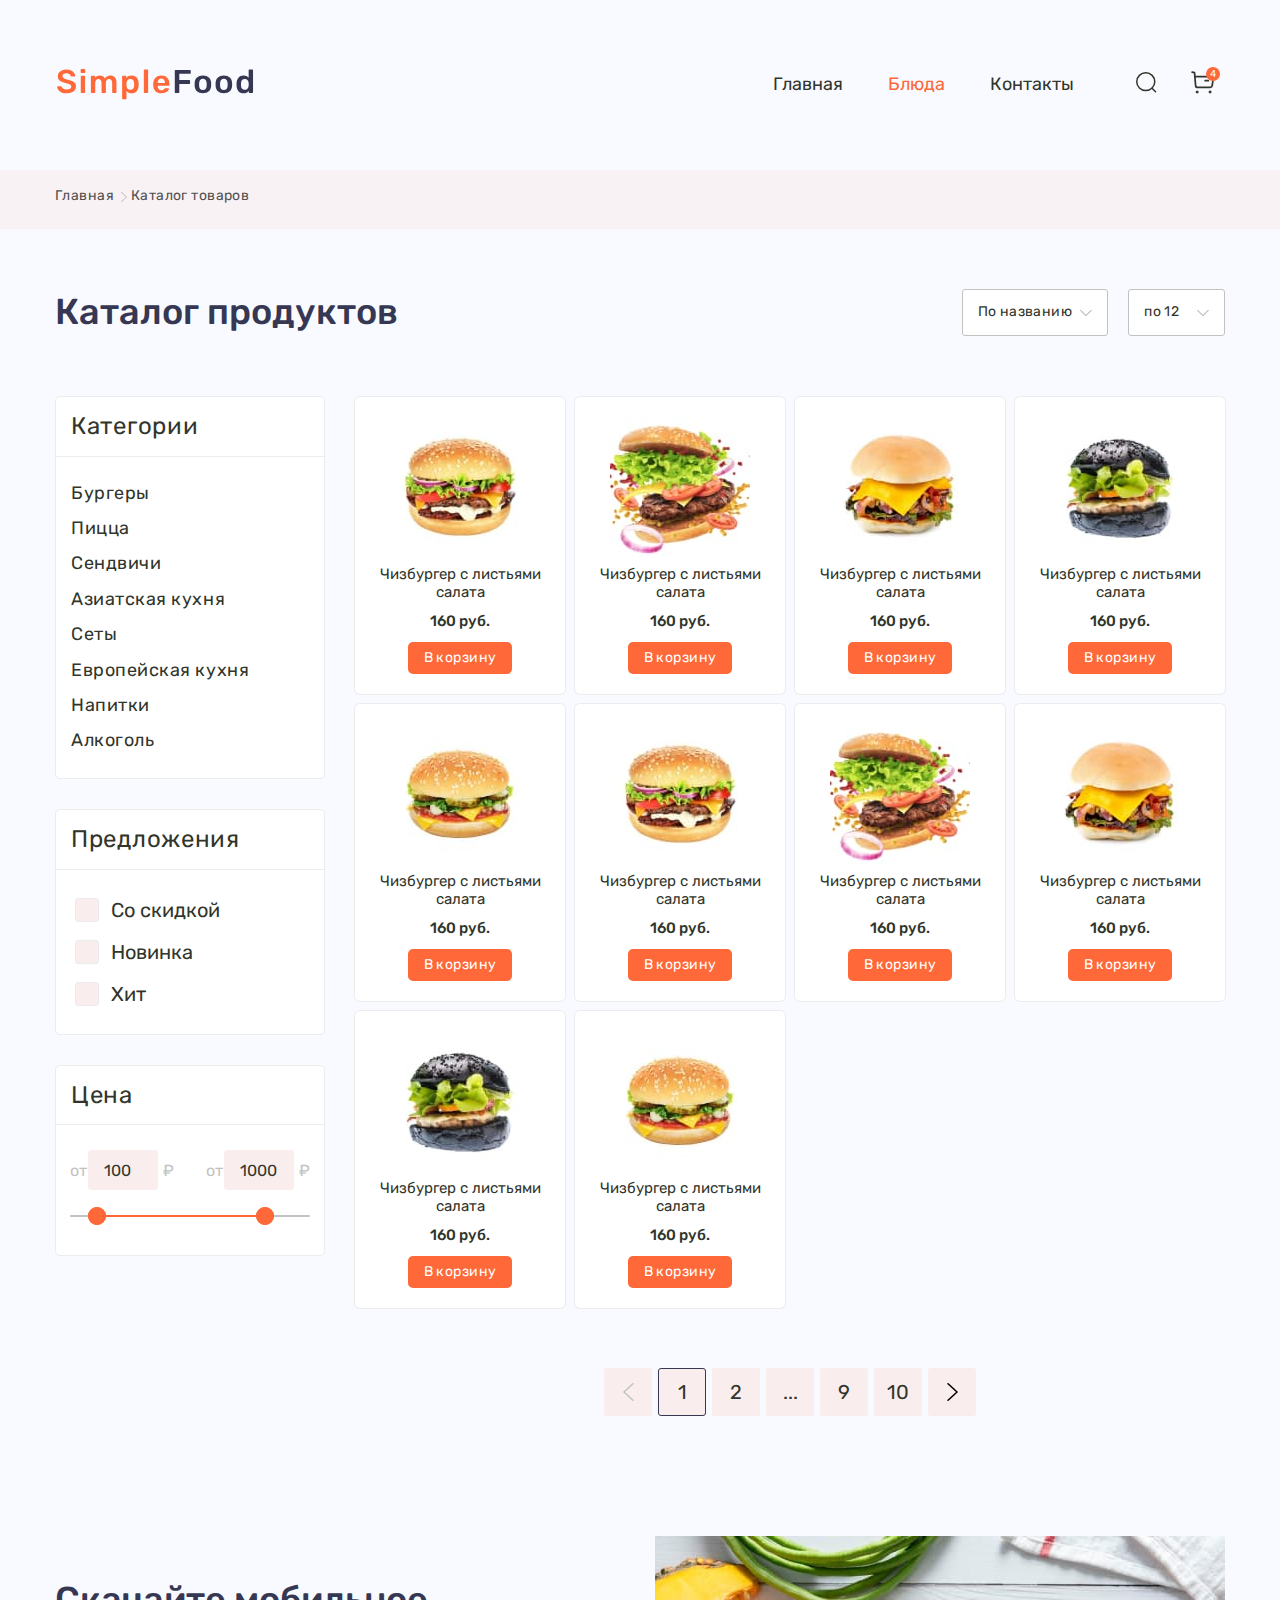
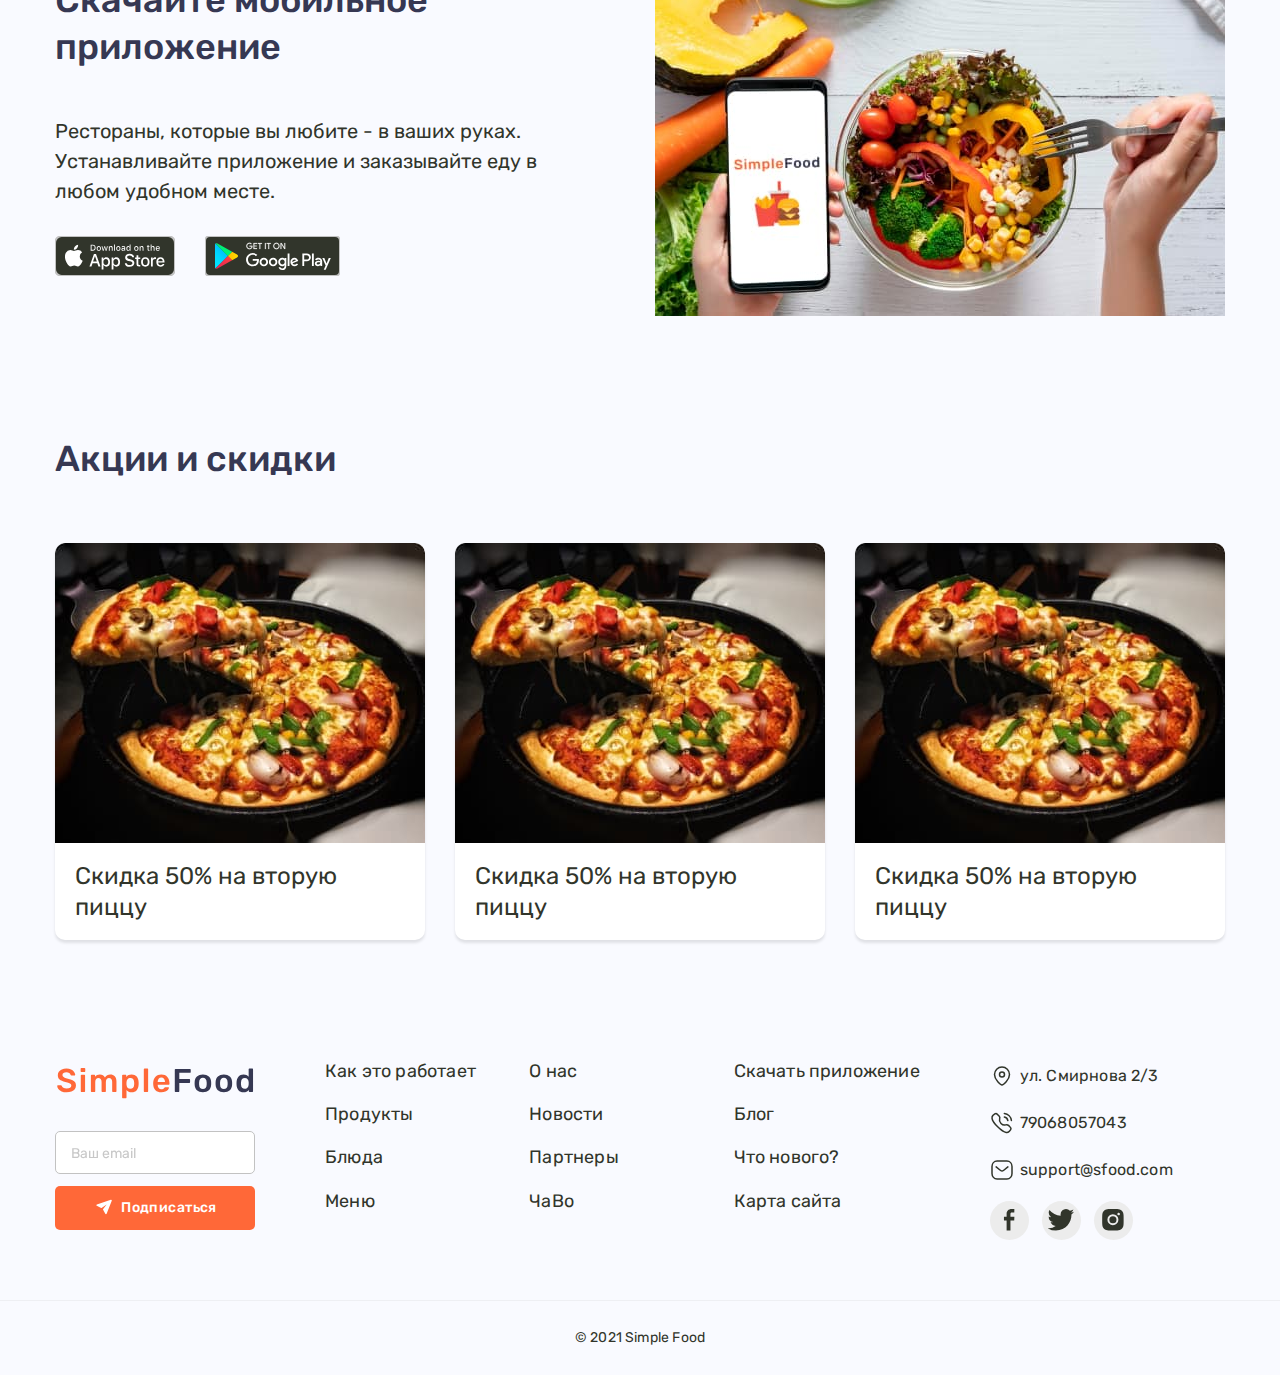
<file: catalog.html>
<!DOCTYPE html>
<html lang="ru">

<head>
  <meta charset="UTF-8">
  <meta http-equiv="X-UA-Compatible" content="IE=edge">
  <meta name="viewport" content="width=device-width, initial-scale=1.0">
  <title>Simple Food - Доставка еды | Каталог продуктов</title>
  <link rel="icon" type="image/x-icon" href="img/favicon.svg">
  <link rel="shortcut icon" type="image/x-icon" href="img/favicon.svg">
  <link rel="stylesheet" href="css/style.min.css">
</head>

<body>
  <div class="wrapper">
    <header class="header">
      <div class="header__menu">
        <div class="container">
          <nav class="menu">
            <a class="logo" href="index.html">
              <img class="logo__img" src="img/icons/logo.svg" width="200" height="31" alt="логотип">
            </a>

            <div class="menu__inner">
              <ul class="menu__list">
                <li class="menu__item">
                  <a class="menu__link" href="index.html">Главная</a>
                </li>
                <li class="menu__item">
                  <a class="menu__link menu__link--active" href="#">Блюда</a>
                </li>
                <li class="menu__item">
                  <a class="menu__link" href="#footer">Контакты</a>
                </li>
              </ul>

              <div class="menu__adr">
                <address class="contacts">
                  <ul class="contacts__list">
                    <li class="contacts__item">
                      <a class="contacts__link contacts__link--loc" href="#">ул. Смирнова 2/3</a>
                    </li>
                    <li class="contacts__item">
                      <a class="contacts__link contacts__link--tel" href="tel:79068057043">79068057043</a>
                    </li>
                    <li class="contacts__item">
                      <a class="contacts__link contacts__link--sup" href="mailto:support@sfood.com">support@sfood.com</a>
                    </li>
                  </ul>

                  <ul class="social">
                    <li class="social__item">
                      <a class="social__link" target="_blank" href="#">
                        <span class="social__icon" style="background-image: url('img/sprite.svg#icon-facebook');">
                          <span class="sr-only">фейсбук</span>
                        </span>
                      </a>
                    </li>

                    <li class="social__item">
                      <a class="social__link" target="_blank" href="#">
                        <span class="social__icon" style="background-image: url('img/sprite.svg#icon-twitter');">
                          <span class="sr-only">твиттер</span>
                        </span>
                      </a>
                    </li>

                    <li class="social__item">
                      <a class="social__link" target="_blank" href="#">
                        <span class="social__icon" style="background-image: url('img/sprite.svg#icon-instagram');">
                          <span class="sr-only">инстаграм</span>
                        </span>
                      </a>
                    </li>
                  </ul>
                </address>
              </div>
            </div>

            <ul class="user-nav">
              <li class="user-nav__item">
                <div class="user-nav__inner">
                  <form>
                    <label class="sr-only" for="search">Начать поиск</label>
                    <input class="user-nav__search" placeholder="Поиск" type="text" value="" name="search" id="search">
                    <button class="user-nav__btn user-nav__btn--search" type="button">
                      <span class="sr-only">поиск</span>
                    </button>
                  </form>
                </div>
              </li>

              <li class="user-nav__item">
                <button class="user-nav__btn user-nav__btn--cart" type="button">
                  <span class="user-nav__num">4</span>
                  <span class="sr-only">корзина</span>
                </button>
              </li>

              <li class="user-nav__item">
                <button class="menu__btn" type="button">
                  <span class="sr-only">кнопка меню</span>
                  <span class="menu__line"></span>
                </button>
              </li>
            </ul>
          </nav>
        </div>
      </div>

      <div class="menu__inner menu__inner--menu">

        <div class="container">
          <a class="logo menu__inner--logo" href="#">
            <img class="logo__img" src="img/icons/logo.svg" width="200" height="31" alt="логотип">
          </a>

          <ul class="menu__list">
            <li class="menu__button">
              <button class="menu__btn2" type="button">
                <span class="sr-only">кнопка меню</span>
                <span class="menu__line"></span>
              </button>
            </li>
            <li class="menu__item">
              <a class="menu__link" href="index.html">Главная</a>
            </li>
            <li class="menu__item">
              <a class="menu__link menu__link--active" href="#">Блюда</a>
            </li>
            <li class="menu__item">
              <a class="menu__link" href="#">Контакты</a>
            </li>
          </ul>

          <div class="menu__adr">
            <address class="contacts">
              <ul class="contacts__list">
                <li class="contacts__item">
                  <a class="contacts__link contacts__link--loc" href="#">ул. Смирнова 2/3</a>
                </li>
                <li class="contacts__item">
                  <a class="contacts__link contacts__link--tel" href="tel:79068057043">79068057043</a>
                </li>
                <li class="contacts__item">
                  <a class="contacts__link contacts__link--sup" href="mailto:support@sfood.com">support@sfood.com</a>
                </li>
              </ul>

              <ul class="social">
                <li class="social__item">
                  <a class="social__link" target="_blank" href="#">
                    <span class="social__icon" style="background-image: url('img/sprite.svg#icon-facebook');">
                      <span class="sr-only">фейсбук</span>
                    </span>
                  </a>
                </li>

                <li class="social__item">
                  <a class="social__link" target="_blank" href="#">
                    <span class="social__icon" style="background-image: url('img/sprite.svg#icon-twitter');">
                      <span class="sr-only">твиттер</span>
                    </span>
                  </a>
                </li>

                <li class="social__item">
                  <a class="social__link" target="_blank" href="#">
                    <span class="social__icon" style="background-image: url('img/sprite.svg#icon-instagram');">
                      <span class="sr-only">инстаграм</span>
                    </span>
                  </a>
                </li>
              </ul>
            </address>
          </div>
        </div>


      </div>

    </header>

    <main class="main">
      <h1 class="sr-only">Сервис доставки еды</h1>
      <section class="breadcrumbs">
        <div class="container">
          <ul class="breadcrumbs__list">
            <li class="breadcrumbs__item">
              <a class="breadcrumbs__link" href="index.html">Главная</a>
            </li>
            <li class="breadcrumbs__item">
              <a class="breadcrumbs__link" href="#">Каталог товаров</a>
            </li>
          </ul>
        </div>
      </section>

      <section class="products-catalog section">
        <div class="container">
          <div class="products-catalog__title">
            <h2 class="title title--catalog">Каталог продуктов</h2>

            <div class="products-catalog__selects">

              <button class="catalog-btn" type="button">
                <span class="sr-only">меню каталога</span>
              </button>

              <form class="products-catalog__form" action="#">
                <select class="products-catalog__select select-style">
                  <option value="">По названию</option>
                  <option value="">2</option>
                  <option value="">3</option>
                  <option value="">4</option>
                </select>
                <select class="products-catalog__select select-style">
                  <option value="">по 12</option>
                  <option value="">2</option>
                  <option value="">3</option>
                  <option value="">4</option>
                </select>
              </form>
            </div>
          </div>

          <div class="products-catalog__inner">
            <ul class="filters">
              <li class="filters__item">

                <button class="catalog-btn" type="button">
                  <span class="sr-only">меню каталога</span>
                </button>

                <h3 class="filters__title">Категории</h3>

                <ul class="filters__list">
                  <li class="filters__list-item">
                    <a class="filters__list-link" href="#">Бургеры</a>
                  </li>
                  <li class="filters__list-item">
                    <a class="filters__list-link" href="#">Пицца</a>
                  </li>
                  <li class="filters__list-item">
                    <a class="filters__list-link" href="#">Сендвичи</a>
                  </li>
                  <li class="filters__list-item">
                    <a class="filters__list-link" href="#">Азиатская кухня</a>
                  </li>
                  <li class="filters__list-item">
                    <a class="filters__list-link" href="#">Сеты</a>
                  </li>
                  <li class="filters__list-item">
                    <a class="filters__list-link" href="#">Европейская кухня</a>
                  </li>
                  <li class="filters__list-item">
                    <a class="filters__list-link" href="#">Напитки</a>
                  </li>
                  <li class="filters__list-item">
                    <a class="filters__list-link" href="#">Алкоголь</a>
                  </li>
                </ul>
              </li>

              <li class="filters__item">
                <h3 class="filters__title">Предложения</h3>

                <form class="filters__form" action="#">
                  <label class="filters__label">
                    <input class="filters__check" type="checkbox">
                    <span>Со скидкой</span>
                  </label>
                  <label class="filters__label">
                    <input class="filters__check" type="checkbox">
                    <span>Новинка</span>
                  </label>
                  <label class="filters__label">
                    <input class="filters__check" type="checkbox">
                    <span>Хит</span>
                  </label>
                </form>
              </li>

              <li class="filters__item filters-price">

                <h3 class="filters__title">Цена</h3>

                <form class="filters-price__form" action="#">
                  <div class="filters-price__list">
                    <div class="filters-price__num">от
                      <div class="filters-price__inner">
                        <input class="filters-price__from" value="0" type="number">
                      </div>
                      <span class="filters-price__currency">₽</span>
                    </div>

                    <div class="filters-price__num">от
                      <div class="filters-price__inner">
                        <input class="filters-price__to" value="0" type="number">
                      </div>
                      <span class="filters-price__currency">₽</span>
                    </div>
                  </div>

                  <input class="filters-price__range" type="text" name="my_range"
                    data-min="0"
                    data-max="1200"
                    data-from="100"
                    data-to="1000">
                </form>
              </li>
            </ul>

            <div class="products-catalog__content">
              <ul class="products-catalog__cards">

                <li class="products-catalog__cards-item mix category-burgers">
                  <article class="product-card">
                    <a class="product-card__link" target="_blank" href="#">
                      <div class="product-card__top">
                        <img class="product-card__img" src="img/catigories/burger-1.jpg" width="140" height="140" alt="бургер">
                        <h3 class="product-card__title">Чизбургер с листьями салата</h3>
                      </div>

                      <div class="product-card__bottom">
                        <span class="product-card__price">160 <span>руб.</span></span>
                        <div class="btn product-card__btn">В корзину</div>
                      </div>
                    </a>
                  </article>
                </li>

                <li class="products-catalog__cards-item mix category-burgers">
                  <article class="product-card">
                    <a class="product-card__link" target="_blank" href="#">
                      <div class="product-card__top">
                        <img class="product-card__img" src="img/catigories/burger-2.jpg" width="140" height="140" alt="бургер">
                        <h3 class="product-card__title">Чизбургер с листьями салата</h3>
                      </div>

                      <div class="product-card__bottom">
                        <span class="product-card__price">160 <span>руб.</span></span>
                        <div class="btn product-card__btn">В корзину</div>
                      </div>
                    </a>
                  </article>
                </li>

                <li class="products-catalog__cards-item mix category-burgers">
                  <article class="product-card">
                    <a class="product-card__link" target="_blank" href="#">
                      <div class="product-card__top">
                        <img class="product-card__img" src="img/catigories/burger-3.jpg" width="140" height="140" alt="бургер">
                        <h3 class="product-card__title">Чизбургер с листьями салата</h3>
                      </div>

                      <div class="product-card__bottom">
                        <span class="product-card__price">160 <span>руб.</span></span>
                        <div class="btn product-card__btn">В корзину</div>
                      </div>
                    </a>
                  </article>
                </li>

                <li class="products-catalog__cards-item mix category-burgers">
                  <article class="product-card">
                    <a class="product-card__link" target="_blank" href="#">
                      <div class="product-card__top">
                        <img class="product-card__img" src="img/catigories/burger-4.jpg" width="140" height="140" alt="бургер">
                        <h3 class="product-card__title">Чизбургер с листьями салата</h3>
                      </div>

                      <div class="product-card__bottom">
                        <span class="product-card__price">160 <span>руб.</span></span>
                        <div class="btn product-card__btn">В корзину</div>
                      </div>
                    </a>
                  </article>
                </li>

                <li class="products-catalog__cards-item mix category-burgers">
                  <article class="product-card">
                    <a class="product-card__link" target="_blank" href="#">
                      <div class="product-card__top">
                        <img class="product-card__img" src="img/catigories/burger-5.jpg" width="140" height="140" alt="бургер">
                        <h3 class="product-card__title">Чизбургер с листьями салата</h3>
                      </div>

                      <div class="product-card__bottom">
                        <span class="product-card__price">160 <span>руб.</span></span>
                        <div class="btn product-card__btn">В корзину</div>
                      </div>
                    </a>
                  </article>
                </li>

                <li class="products-catalog__cards-item mix category-burgers">
                  <article class="product-card">
                    <a class="product-card__link" target="_blank" href="#">
                      <div class="product-card__top">
                        <img class="product-card__img" src="img/catigories/burger-1.jpg" width="140" height="140" alt="бургер">
                        <h3 class="product-card__title">Чизбургер с листьями салата</h3>
                      </div>

                      <div class="product-card__bottom">
                        <span class="product-card__price">160 <span>руб.</span></span>
                        <div class="btn product-card__btn">В корзину</div>
                      </div>
                    </a>
                  </article>
                </li>

                <li class="products-catalog__cards-item mix category-burgers">
                  <article class="product-card">
                    <a class="product-card__link" target="_blank" href="#">
                      <div class="product-card__top">
                        <img class="product-card__img" src="img/catigories/burger-2.jpg" width="140" height="140" alt="бургер">
                        <h3 class="product-card__title">Чизбургер с листьями салата</h3>
                      </div>

                      <div class="product-card__bottom">
                        <span class="product-card__price">160 <span>руб.</span></span>
                        <div class="btn product-card__btn">В корзину</div>
                      </div>
                    </a>
                  </article>
                </li>

                <li class="products-catalog__cards-item mix category-burgers">
                  <article class="product-card">
                    <a class="product-card__link" target="_blank" href="#">
                      <div class="product-card__top">
                        <img class="product-card__img" src="img/catigories/burger-3.jpg" width="140" height="140" alt="бургер">
                        <h3 class="product-card__title">Чизбургер с листьями салата</h3>
                      </div>

                      <div class="product-card__bottom">
                        <span class="product-card__price">160 <span>руб.</span></span>
                        <div class="btn product-card__btn">В корзину</div>
                      </div>
                    </a>
                  </article>
                </li>

                <li class="products-catalog__cards-item mix category-burgers">
                  <article class="product-card">
                    <a class="product-card__link" target="_blank" href="#">
                      <div class="product-card__top">
                        <img class="product-card__img" src="img/catigories/burger-4.jpg" width="140" height="140" alt="бургер">
                        <h3 class="product-card__title">Чизбургер с листьями салата</h3>
                      </div>

                      <div class="product-card__bottom">
                        <span class="product-card__price">160 <span>руб.</span></span>
                        <div class="btn product-card__btn">В корзину</div>
                      </div>
                    </a>
                  </article>
                </li>

                <li class="products-catalog__cards-item mix category-burgers">
                  <article class="product-card">
                    <a class="product-card__link" target="_blank" href="#">
                      <div class="product-card__top">
                        <img class="product-card__img" src="img/catigories/burger-5.jpg" width="140" height="140" alt="бургер">
                        <h3 class="product-card__title">Чизбургер с листьями салата</h3>
                      </div>

                      <div class="product-card__bottom">
                        <span class="product-card__price">160 <span>руб.</span></span>
                        <div class="btn product-card__btn">В корзину</div>
                      </div>
                    </a>
                  </article>
                </li>
              </ul>

              <div class="pagination">
                <a class="pagination__prev pagination__arrows pagination__arrows--active" href="#"></a>
                <ul class="pagination__list">
                  <li class="pagination__item">
                    <a class="pagination__link pagination__link--active" href="#">1</a>
                  </li>
                  <li class="pagination__item">
                    <a class="pagination__link" href="#">2</a>
                  </li>
                  <li class="pagination__item">
                    <a class="pagination__link" href="#">...</a>
                  </li>
                  <li class="pagination__item">
                    <a class="pagination__link" href="#">9</a>
                  </li>
                  <li class="pagination__item">
                    <a class="pagination__link" href="#">10</a>
                  </li>
                </ul>
                <a class="pagination__next pagination__arrows" href="#"></a>
              </div>

            </div>

          </div>
        </div>
      </section>

      <section class="apps section">
        <div class="container">
          <div class="apps__inner">
            <div class="apps__content">
              <h2 class="title apps__title">Скачайте мобильное приложение</h2>
              <div class="apps__text">
                <p>
                  Рестораны, которые вы любите - в ваших руках. Устанавливайте приложение и заказывайте еду в любом удобном месте.
                </p>
              </div>

              <ul class="apps__list">
                <li class="apps__item">
                  <a class="apps__link" target="_blank" href="#" style="background-image: url('img/apps/app-store.svg')"></a>
                </li>

                <li class="apps__item">
                  <a class="apps__link apps__link--google" target="_blank" href="#" style="background-image: url('img/apps/google-play.svg')"></a>
                </li>
              </ul>
            </div>

            <div class="apps__bg" style="background-image: url('img/apps/apps-bg.jpg')"></div>
          </div>
        </div>
      </section>

      <section class="discounts section">
        <div class="container">
          <h2 class="title">Акции и скидки</h2>
          <ul class="discounts__list">
            <li class="discounts__item">
              <article class="best-card">
                <a class="best-card__link" target="_blank" href="#">
                  <div class="best-card__top">
                    <img class="best-card__img" width="370" height="300" src="img/best-restaurants/blaze.jpg" alt="ресторан блейз">
                    <h3 class="best-card__name">Скидка 50% на вторую пиццу</h3>
                  </div>
                </a>
              </article>
            </li>
            <li class="discounts__item">
              <article class="best-card">
                <a class="best-card__link" target="_blank" href="#">
                  <div class="best-card__top">
                    <img class="best-card__img" width="370" height="300" src="img/best-restaurants/blaze.jpg" alt="ресторан блейз">
                    <h3 class="best-card__name">Скидка 50% на вторую пиццу</h3>
                  </div>
                </a>
              </article>
            </li>
            <li class="discounts__item">
              <article class="best-card">
                <a class="best-card__link" target="_blank" href="#">
                  <div class="best-card__top">
                    <img class="best-card__img" width="370" height="300" src="img/best-restaurants/blaze.jpg" alt="ресторан блейз">
                    <h3 class="best-card__name">Скидка 50% на вторую пиццу</h3>
                  </div>
                </a>
              </article>
            </li>
          </ul>

          <div class="discounts-swiper">
            <ul class="discounts-swiper__wrapper swiper-wrapper">
              <li class="discounts-swiper__slide swiper-slide">
                <article class="best-card">
                  <a class="best-card__link" target="_blank" href="#">
                    <div class="best-card__top">
                      <img class="best-card__img" width="370" height="300" src="img/best-restaurants/blaze.jpg" alt="ресторан блейз">
                      <h3 class="best-card__name">Скидка 50% на вторую пиццу</h3>
                    </div>
                  </a>
                </article>
              </li>
              <li class="discounts-swiper__slide swiper-slide">
                <article class="best-card">
                  <a class="best-card__link" target="_blank" href="#">
                    <div class="best-card__top">
                      <img class="best-card__img" width="370" height="300" src="img/best-restaurants/blaze.jpg" alt="ресторан блейз">
                      <h3 class="best-card__name">Скидка 50% на вторую пиццу</h3>
                    </div>
                  </a>
                </article>
              </li>
              <li class="discounts-swiper__slide swiper-slide">
                <article class="best-card">
                  <a class="best-card__link" target="_blank" href="#">
                    <div class="best-card__top">
                      <img class="best-card__img" width="370" height="300" src="img/best-restaurants/blaze.jpg" alt="ресторан блейз">
                      <h3 class="best-card__name">Скидка 50% на вторую пиццу</h3>
                    </div>
                  </a>
                </article>
              </li>
            </ul>
            <div class="swiper-pagination"></div>
          </div>


        </div>
      </section>

    </main>


    <footer class="footer">
      <div class="container">
        <div class="footer__inner">

          <div class="footer__sub-con">
            <div class="footer__form">
              <a class="logo footer__logo" href="index.html">
                <img class="logo__img" src="img/icons/logo.svg" width="200" height="31" alt="logo">
              </a>
              <form class="form-subscribe" action="#">
                <div class="form-subscribe__item">
                  <label class="sr-only" for="email">ввести email</label>
                  <input class="form-subscribe__field" id="email" type="email" name="email" required placeholder="Ваш email">
                </div>
                <button class="btn form-subscribe__btn" type="submit">Подписаться</button>
              </form>
            </div>

            <address class="contacts contacts--subcon">
              <ul class="contacts__list">
                <li class="contacts__item">
                  <a class="contacts__link contacts__link--loc" href="#">ул. Смирнова 2/3</a>
                </li>
                <li class="contacts__item">
                  <a class="contacts__link contacts__link--tel" href="tel:79068057043">79068057043</a>
                </li>
                <li class="contacts__item">
                  <a class="contacts__link contacts__link--sup" href="mailto:support@sfood.com">support@sfood.com</a>
                </li>
              </ul>

              <ul class="social">
                <li class="social__item">
                  <a class="social__link" target="_blank" href="#">
                    <span class="social__icon" style="background-image: url('img/sprite.svg#icon-facebook');">
                      <span class="sr-only">фейсбук</span>
                    </span>
                  </a>
                </li>

                <li class="social__item">
                  <a class="social__link" target="_blank" href="#">
                    <span class="social__icon" style="background-image: url('img/sprite.svg#icon-twitter');">
                      <span class="sr-only">твиттер</span>
                    </span>
                  </a>
                </li>

                <li class="social__item">
                  <a class="social__link" target="_blank" href="#">
                    <span class="social__icon" style="background-image: url('img/sprite.svg#icon-instagram');">
                      <span class="sr-only">инстаграм</span>
                    </span>
                  </a>
                </li>
              </ul>
            </address>
          </div>



          <ul class="footer__links">
            <li class="footer__links-item">
              <ul class="footer__list">
                <li class="footer__item">
                  <a class="footer__link" href="#">Как это работает</a>
                </li>
                <li class="footer__item">
                  <a class="footer__link" href="#">Продукты</a>
                </li>
                <li class="footer__item">
                  <a class="footer__link" href="#">Блюда</a>
                </li>
                <li class="footer__item">
                  <a class="footer__link" href="#">Меню</a>
                </li>
              </ul>
            </li>

            <li class="footer__links-item">
              <ul class="footer__list">
                <li class="footer__item">
                  <a class="footer__link" href="#">О нас</a>
                </li>
                <li class="footer__item">
                  <a class="footer__link" href="#">Новости</a>
                </li>
                <li class="footer__item">
                  <a class="footer__link" href="#">Партнеры</a>
                </li>
                <li class="footer__item">
                  <a class="footer__link" href="#">ЧаВо</a>
                </li>
              </ul>
            </li>

            <li class="footer__links-item">
              <ul class="footer__list">
                <li class="footer__item">
                  <a class="footer__link" href="#">Скачать приложение</a>
                </li>
                <li class="footer__item">
                  <a class="footer__link" href="#">Блог</a>
                </li>
                <li class="footer__item">
                  <a class="footer__link" href="#">Что нового?</a>
                </li>
                <li class="footer__item">
                  <a class="footer__link" href="#">Карта сайта</a>
                </li>
              </ul>
            </li>
          </ul>

          <address class="contacts contacts--footer" id="contacts">
            <ul class="contacts__list">
              <li class="contacts__item">
                <a class="contacts__link contacts__link--loc" href="#">ул. Смирнова 2/3</a>
              </li>
              <li class="contacts__item">
                <a class="contacts__link contacts__link--tel" href="tel:79068057043">79068057043</a>
              </li>
              <li class="contacts__item">
                <a class="contacts__link contacts__link--sup" href="mailto:support@sfood.com">support@sfood.com</a>
              </li>
            </ul>

            <ul class="social">
              <li class="social__item">
                <a class="social__link" target="_blank" href="#">
                  <span class="social__icon" style="background-image: url('img/sprite.svg#icon-facebook');">
                    <span class="sr-only">фейсбук</span>
                  </span>
                </a>
              </li>

              <li class="social__item">
                <a class="social__link" target="_blank" href="#">
                  <span class="social__icon" style="background-image: url('img/sprite.svg#icon-twitter');">
                    <span class="sr-only">твиттер</span>
                  </span>
                </a>
              </li>

              <li class="social__item">
                <a class="social__link" target="_blank" href="#">
                  <span class="social__icon" style="background-image: url('img/sprite.svg#icon-instagram');">
                    <span class="sr-only">инстаграм</span>
                  </span>
                </a>
              </li>
            </ul>
          </address>
        </div>
      </div>

      <div class="footer__bottom">
        <span class="footer__copy">© 2021 Simple Food</span>
      </div>
    </footer>
  </div>

  <script src="js/main.min.js"></script>
</body>

</html>
</file>
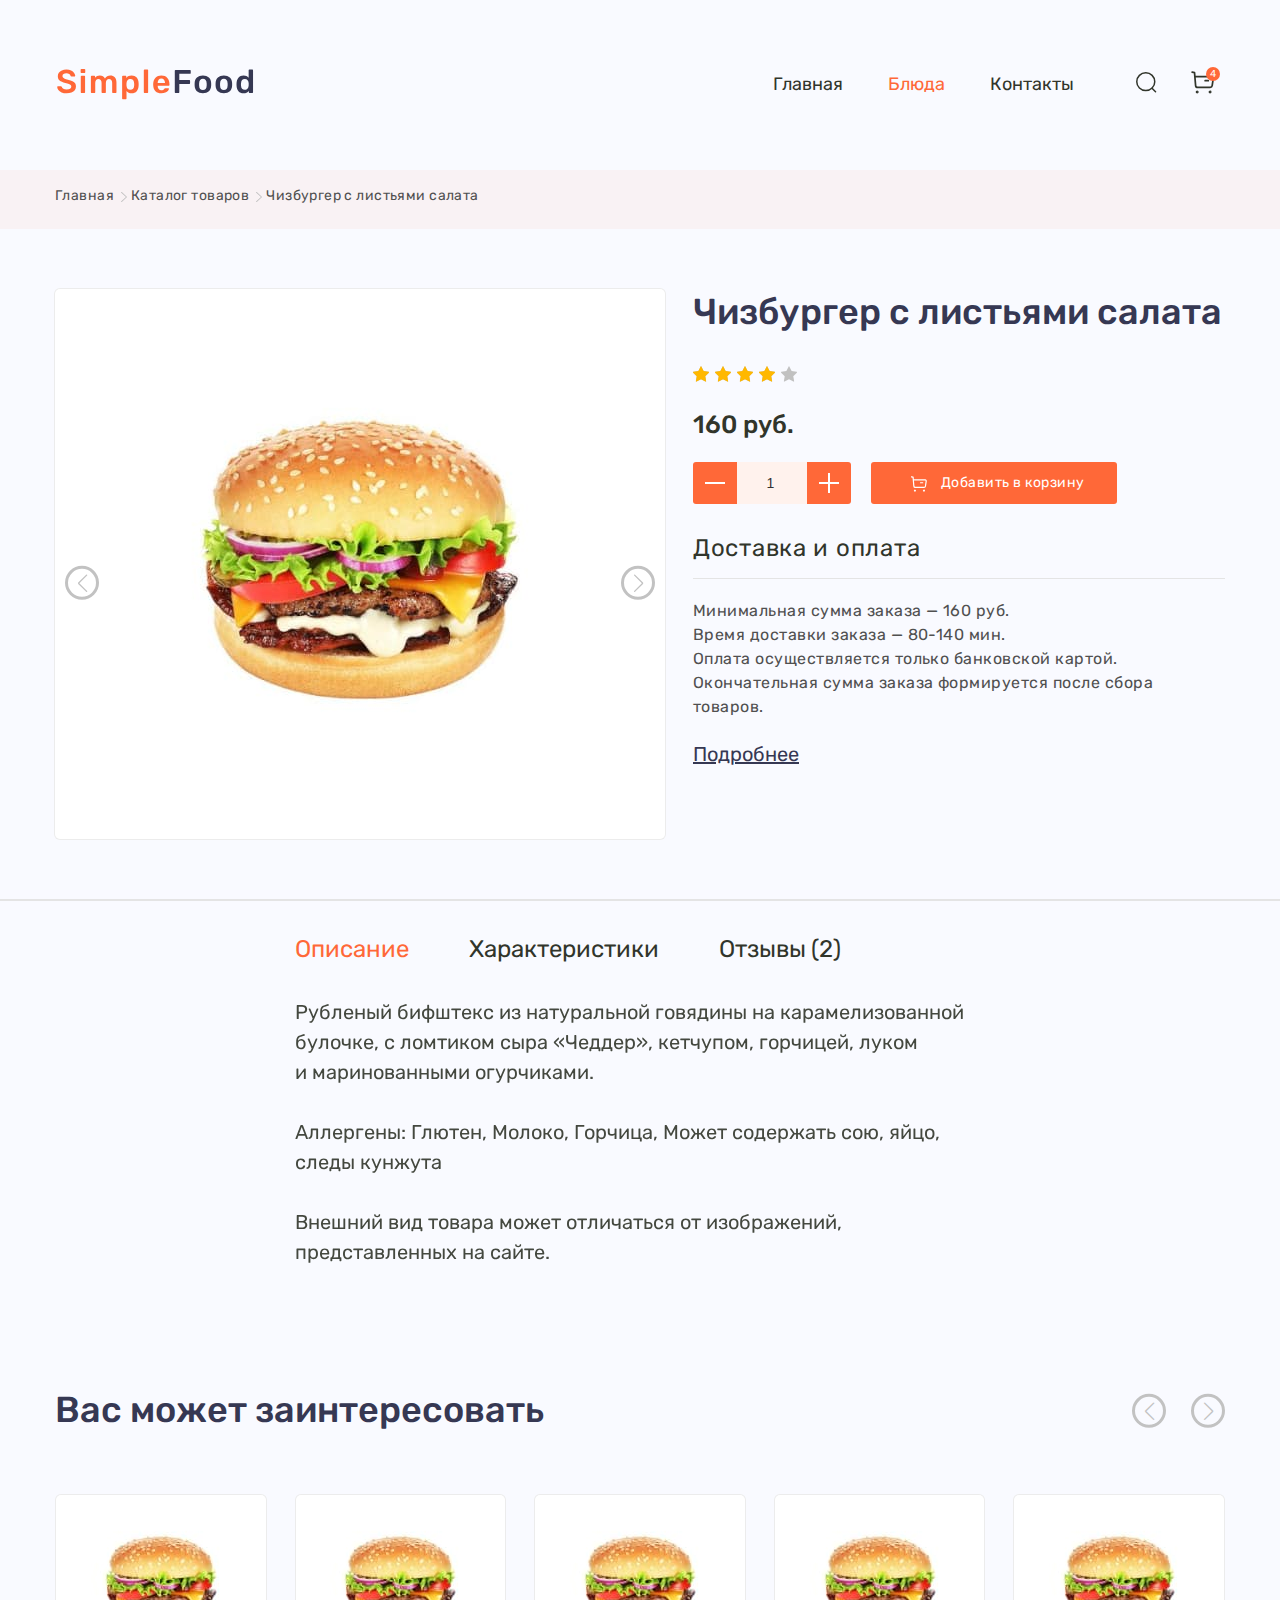
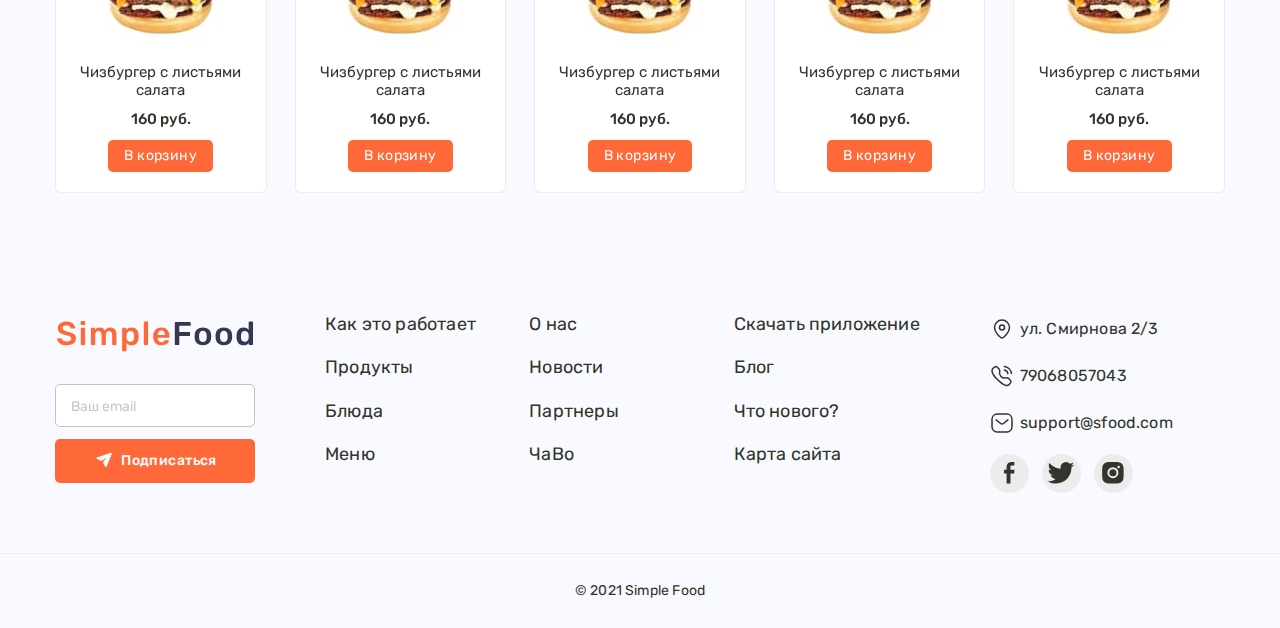
<file: product.html>
<!DOCTYPE html>
<html lang="ru">

<head>
  <meta charset="UTF-8">
  <meta http-equiv="X-UA-Compatible" content="IE=edge">
  <meta name="viewport" content="width=device-width, initial-scale=1.0">
  <title>Simple Food - Доставка еды | Чизбургер с листьями салата</title>
  <link rel="icon" type="image/x-icon" href="img/favicon.svg">
  <link rel="shortcut icon" type="image/x-icon" href="img/favicon.svg">
  <link rel="stylesheet" href="css/style.min.css">
</head>

<body>
  <div class="wrapper">
    <header class="header">
      <div class="header__menu">
        <div class="container">
          <nav class="menu">
            <a class="logo" href="index.html">
              <img class="logo__img" src="img/icons/logo.svg" width="200" height="31" alt="логотип">
            </a>

            <div class="menu__inner">
              <ul class="menu__list">
                <li class="menu__item">
                  <a class="menu__link" href="index.html">Главная</a>
                </li>
                <li class="menu__item">
                  <a class="menu__link menu__link--active" href="catalog.html">Блюда</a>
                </li>
                <li class="menu__item">
                  <a class="menu__link" href="#contacts">Контакты</a>
                </li>
              </ul>

              <div class="menu__adr">
                <address class="contacts">
                  <ul class="contacts__list">
                    <li class="contacts__item">
                      <a class="contacts__link contacts__link--loc" href="#">ул. Смирнова 2/3</a>
                    </li>
                    <li class="contacts__item">
                      <a class="contacts__link contacts__link--tel" href="tel:79068057043">79068057043</a>
                    </li>
                    <li class="contacts__item">
                      <a class="contacts__link contacts__link--sup" href="mailto:support@sfood.com">support@sfood.com</a>
                    </li>
                  </ul>

                  <ul class="social">
                    <li class="social__item">
                      <a class="social__link" target="_blank" href="#">
                        <span class="social__icon" style="background-image: url('img/sprite.svg#icon-facebook');">
                          <span class="sr-only">фейсбук</span>
                        </span>
                      </a>
                    </li>

                    <li class="social__item">
                      <a class="social__link" target="_blank" href="#">
                        <span class="social__icon" style="background-image: url('img/sprite.svg#icon-twitter');">
                          <span class="sr-only">твиттер</span>
                        </span>
                      </a>
                    </li>

                    <li class="social__item">
                      <a class="social__link" target="_blank" href="#">
                        <span class="social__icon" style="background-image: url('img/sprite.svg#icon-instagram');">
                          <span class="sr-only">инстаграм</span>
                        </span>
                      </a>
                    </li>
                  </ul>
                </address>
              </div>
            </div>

            <ul class="user-nav">
              <li class="user-nav__item">
                <div class="user-nav__inner">
                  <form>
                    <label class="sr-only" for="search">Начать поиск</label>
                    <input class="user-nav__search" placeholder="Поиск" type="text" value="" name="search" id="search">
                    <button class="user-nav__btn user-nav__btn--search" type="button">
                      <span class="sr-only">поиск</span>
                    </button>
                  </form>
                </div>
              </li>

              <li class="user-nav__item">
                <button class="user-nav__btn user-nav__btn--cart" type="button">
                  <span class="user-nav__num">4</span>
                  <span class="sr-only">корзина</span>
                </button>
              </li>

              <li class="user-nav__item">
                <button class="menu__btn" type="button">
                  <span class="sr-only">кнопка меню</span>
                  <span class="menu__line"></span>
                </button>
              </li>
            </ul>
          </nav>
        </div>
      </div>

      <div class="menu__inner menu__inner--menu">

        <div class="container">
          <a class="logo menu__inner--logo" href="#">
            <img class="logo__img" src="img/icons/logo.svg" width="200" height="31" alt="логотип">
          </a>

          <ul class="menu__list">
            <li class="menu__button">
              <button class="menu__btn2" type="button">
                <span class="sr-only">кнопка меню</span>
                <span class="menu__line"></span>
              </button>
            </li>
            <li class="menu__item">
              <a class="menu__link menu__link--active" href="#">Главная</a>
            </li>
            <li class="menu__item">
              <a class="menu__link" href="catalog.html">Блюда</a>
            </li>
            <li class="menu__item">
              <a class="menu__link" href="#">Контакты</a>
            </li>
          </ul>

          <div class="menu__adr">
            <address class="contacts">
              <ul class="contacts__list">
                <li class="contacts__item">
                  <a class="contacts__link contacts__link--loc" href="#">ул. Смирнова 2/3</a>
                </li>
                <li class="contacts__item">
                  <a class="contacts__link contacts__link--tel" href="tel:79068057043">79068057043</a>
                </li>
                <li class="contacts__item">
                  <a class="contacts__link contacts__link--sup" href="mailto:support@sfood.com">support@sfood.com</a>
                </li>
              </ul>

              <ul class="social">
                <li class="social__item">
                  <a class="social__link" target="_blank" href="#">
                    <span class="social__icon" style="background-image: url('img/sprite.svg#icon-facebook');">
                      <span class="sr-only">фейсбук</span>
                    </span>
                  </a>
                </li>

                <li class="social__item">
                  <a class="social__link" target="_blank" href="#">
                    <span class="social__icon" style="background-image: url('img/sprite.svg#icon-twitter');">
                      <span class="sr-only">твиттер</span>
                    </span>
                  </a>
                </li>

                <li class="social__item">
                  <a class="social__link" target="_blank" href="#">
                    <span class="social__icon" style="background-image: url('img/sprite.svg#icon-instagram');">
                      <span class="sr-only">инстаграм</span>
                    </span>
                  </a>
                </li>
              </ul>
            </address>
          </div>
        </div>


      </div>

    </header>

    <main class="main">
      <h1 class="sr-only">Сервис доставки еды</h1>
      <section class="breadcrumbs">
        <div class="container">
          <ul class="breadcrumbs__list">
            <li class="breadcrumbs__item">
              <a class="breadcrumbs__link" href="#">Главная</a>
            </li>
            <li class="breadcrumbs__item">
              <a class="breadcrumbs__link" href="#">Каталог товаров</a>
            </li>
            <li class="breadcrumbs__item">
              <a class="breadcrumbs__link" href="#">Чизбургер с листьями салата</a>
            </li>
          </ul>
        </div>
      </section>

      <section class="product">
        <div class="container">
          <div class="product__content">
            <div class="product__slides">
              <div class="product-swiper">
                <ul class="product-swiper__wrapper swiper-wrapper">
                  <li class="product-swiper__slide swiper-slide">
                    <a class="product-swiper__link" data-fancybox="gallery" data-src="img/product/product-1.jpg" data-width="750" data-height="750" href="#">
                      <img class="product-swiper__img" src="img/product/product-1.jpg" width="400" height="400" alt="картинка бургера">
                    </a>
                  </li>

                  <li class="product-swiper__slide swiper-slide">
                    <a class="product-swiper__link" data-fancybox="gallery" data-src="img/product/product-1.jpg" data-width="750" data-height="750" href="#">
                      <img class="product-swiper__img" src="img/product/product-1.jpg" width="400" height="400" alt="картинка бургера">
                    </a>
                  </li>

                  <li class="product-swiper__slide swiper-slide">
                    <a class="product-swiper__link" data-fancybox="gallery" data-src="img/product/product-1.jpg" data-width="750" data-height="750" href="#">
                      <img class="product-swiper__img" src="img/product/product-1.jpg" width="400" height="400" alt="картинка бургера">
                    </a>
                  </li>
                </ul>

                <div class="swiper-button-prev product-swiper__prev"></div>
                <div class="swiper-button-next product-swiper__next"></div>
              </div>
            </div>
            <div class="product__info">
              <h2 class="product__title title">
                Чизбургер с листьями салата
              </h2>

              <div class="star" data-rateyo-rating="4"></div>

              <span class="product__price">
                160 <span class="product__currency">руб.</span>
              </span>

              <form class="product__form" action="#">
                <input class="product__num" type="number" value="1" min="1">
                <button class="product__btn btn" type="submit">Добавить в корзину</button>
              </form>

              <h3 class="product__info-title">Доставка и оплата</h3>

              <div class="product__text">
                <p>
                  Минимальная сумма заказа — 160 руб.
                </p>
                <p>
                  Время доставки заказа — 80-140 мин.
                </p>
                <p>
                  Оплата осуществляется только банковской картой.
                </p>
                <p>
                  Окончательная сумма заказа формируется после сбора товаров.
                </p>
              </div>

              <a class="product__more" href="#">Подробнее</a>
            </div>
          </div>
        </div>
      </section>

      <div class="product-line"></div>

      <section class="info section">
        <div class="container">
          <div class="tabs">
            <div class="tabs__header">
              <div class="tabs__header-item active">Описание</div>
              <div class="tabs__header-item">Характеристики</div>
              <div class="tabs__header-item">Отзывы <span>(2)</span></div>
            </div>

            <div class="tabs__content">
              <div class="tabs__content-item">
                <div class="tabs__text">
                  <p>
                    Рубленый бифштекс из натуральной говядины на карамелизованной булочке, с ломтиком сыра «Чеддер», кетчупом, горчицей, луком и маринованными огурчиками.
                  </p>

                  <p>
                    Аллергены: Глютен, Молоко, Горчица, Может содержать сою, яйцо, следы кунжута
                  </p>

                  <p>
                    Внешний вид товара может отличаться от изображений, представленных на сайте.
                  </p>
                </div>
              </div>

              <div class="tabs__content-item">
                <div class="tabs__haracteristics">
                  <span class="tabs__property">
                    Диаметр:
                    <span class="tabs__property-info">20 см</span>
                  </span>

                  <span class="tabs__property">
                    Вес:
                    <span class="tabs__property-info">300 гр</span>
                  </span>

                  <span class="tabs__property">
                    Калорийность (на 100г):
                    <span class="tabs__property-info">295 ккал</span>
                  </span>

                  <span class="tabs__property">
                    Срок хранения:
                    <span class="tabs__property-info">до 3 дней </span>
                  </span>
                </div>
              </div>

              <div class="tabs__content-item">
                <div class="tabs__reviews">
                  <h2 class="tabs__reviews-title">Мнения наших клиентов</h2>

                  <div class="tabs__reviews-inner">
                    <div class="tabs__reviews-item">
                      <div class="tabs__reviews-top">
                        <div class="tabs__reviews-box">
                          <img class="tabs__reviews-avatar" width="70" height="70" src="img/product/product-reviews-avatar.svg" alt="аватар">

                          <div class="tabs__reviews-info">
                            <div class="tabs__reviews-name">Андрей</div>
                            <time class="tabs__reviews-date">10.06.2021</time>
                          </div>
                        </div>

                        <div class="star star--reviews" data-rateyo-rating="5"></div>
                      </div>

                      <div class="tabs__reviews-text">
                        <p>
                          Доставили быстро. Товар свежий и очень вкусный, буду пробовать еще!))
                        </p>
                      </div>
                    </div>

                    <div class="tabs__reviews-item">
                      <div class="tabs__reviews-top">
                        <div class="tabs__reviews-box">
                          <img class="tabs__reviews-avatar" width="70" height="70" src="img/product/product-reviews-avatar.svg" alt="аватар">

                          <div class="tabs__reviews-info">
                            <div class="tabs__reviews-name">Екатерина Белая</div>
                            <time class="tabs__reviews-date">17.06.2021</time>
                          </div>
                        </div>

                        <div class="star star--reviews" data-rateyo-rating="4"></div>
                      </div>

                      <div class="tabs__reviews-text">
                        <p>
                          этот бургер неплохой чтобы перекусить, когда нет возможности или времени что-нибудь приготовить. Это отличный вариант, чтобы съесть на ходу, но чтобы побаловать себя, я
                          больше
                          предпочту пиццу
                        </p>
                      </div>
                    </div>
                  </div>
                </div>

                <div class="send-review">
                  <h2 class="tabs__reviews-title">Оставить отзыв</h2>

                  <form class="send-review__form" action="#">
                    <div class="send-review__rating">
                      <span>Ваша оценка *</span>
                      <div class="star-sendrating"></div>
                      <div class="counter"></div>
                    </div>

                    <div class="send-review__inner">
                      <div class="send-review__textarea">
                        <label for="textarea">Ваш отзыв *</label>
                        <textarea class="send-review__field send-review__field--textarea" name="textarea" id="textarea" placeholder="Введите текст отзыва" required></textarea>
                      </div>

                      <div class="send-review__info">
                        <label for="name">Имя</label>
                        <input class="send-review__field" type="text" id="name" name="name" required placeholder="Введите ваше имя">
                        <label for="mail">Email *</label>
                        <input class="send-review__field" type="email" id="mail" name="mail" required placeholder="youremail@mail.com">
                      </div>
                    </div>

                    <label class="send-review__check">
                      <input class="send-review__checkbox" type="checkbox">

                      <span>
                        Сохранить моё имя, email и адрес сайта в этом браузере для последующих моих комментариев.
                      </span>
                    </label>

                    <button class="btn" type="submit">Оставить отзыв</button>

                  </form>
                </div>
              </div>
            </div>
          </div>
        </div>
      </section>

      <section class="intresting section">
        <div class="container">
          <div class="intresting__inner">
            <h2 class="title intresting__title">Вас может заинтересовать</h2>
            <div class="intresting-swiper">
              <ul class="intresting-swiper__wrapper swiper-wrapper">
                <li class="intresting-swiper__slide swiper-slide">
                  <article class="product-card">
                    <a class="product-card__link" target="_blank" href="#">
                      <div class="product-card__top">
                        <img class="product-card__img" src="img/catigories/burger-1.jpg" width="140" height="140" alt="бургер">
                        <h3 class="product-card__title">Чизбургер с листьями салата</h3>
                      </div>

                      <div class="product-card__bottom">
                        <span class="product-card__price">160 <span>руб.</span></span>
                        <div class="btn product-card__btn">В корзину</div>
                      </div>
                    </a>
                  </article>
                </li>
                <li class="intresting-swiper__slide swiper-slide">
                  <article class="product-card">
                    <a class="product-card__link" target="_blank" href="#">
                      <div class="product-card__top">
                        <img class="product-card__img" src="img/catigories/burger-1.jpg" width="140" height="140" alt="бургер">
                        <h3 class="product-card__title">Чизбургер с листьями салата</h3>
                      </div>

                      <div class="product-card__bottom">
                        <span class="product-card__price">160 <span>руб.</span></span>
                        <div class="btn product-card__btn">В корзину</div>
                      </div>
                    </a>
                  </article>
                </li>
                <li class="intresting-swiper__slide swiper-slide">
                  <article class="product-card">
                    <a class="product-card__link" target="_blank" href="#">
                      <div class="product-card__top">
                        <img class="product-card__img" src="img/catigories/burger-1.jpg" width="140" height="140" alt="бургер">
                        <h3 class="product-card__title">Чизбургер с листьями салата</h3>
                      </div>

                      <div class="product-card__bottom">
                        <span class="product-card__price">160 <span>руб.</span></span>
                        <div class="btn product-card__btn">В корзину</div>
                      </div>
                    </a>
                  </article>
                </li>
                <li class="intresting-swiper__slide swiper-slide">
                  <article class="product-card">
                    <a class="product-card__link" target="_blank" href="#">
                      <div class="product-card__top">
                        <img class="product-card__img" src="img/catigories/burger-1.jpg" width="140" height="140" alt="бургер">
                        <h3 class="product-card__title">Чизбургер с листьями салата</h3>
                      </div>

                      <div class="product-card__bottom">
                        <span class="product-card__price">160 <span>руб.</span></span>
                        <div class="btn product-card__btn">В корзину</div>
                      </div>
                    </a>
                  </article>
                </li>
                <li class="intresting-swiper__slide swiper-slide">
                  <article class="product-card">
                    <a class="product-card__link" target="_blank" href="#">
                      <div class="product-card__top">
                        <img class="product-card__img" src="img/catigories/burger-1.jpg" width="140" height="140" alt="бургер">
                        <h3 class="product-card__title">Чизбургер с листьями салата</h3>
                      </div>

                      <div class="product-card__bottom">
                        <span class="product-card__price">160 <span>руб.</span></span>
                        <div class="btn product-card__btn">В корзину</div>
                      </div>
                    </a>
                  </article>
                </li>
                <li class="intresting-swiper__slide swiper-slide">
                  <article class="product-card">
                    <a class="product-card__link" target="_blank" href="#">
                      <div class="product-card__top">
                        <img class="product-card__img" src="img/catigories/burger-1.jpg" width="140" height="140" alt="бургер">
                        <h3 class="product-card__title">Чизбургер с листьями салата</h3>
                      </div>

                      <div class="product-card__bottom">
                        <span class="product-card__price">160 <span>руб.</span></span>
                        <div class="btn product-card__btn">В корзину</div>
                      </div>
                    </a>
                  </article>
                </li>
              </ul>
            </div>

            <div class="swiper-pagination intresting-swiper__pag"></div>

            <div class="intresting-swiper__nav">
              <div class="swiper-button-prev intresting-swiper__prev"></div>
              <div class="swiper-button-next intresting-swiper__next"></div>
            </div>
          </div>

        </div>
      </section>
    </main>


    <footer class="footer">
      <div class="container">
        <div class="footer__inner">

          <div class="footer__sub-con">
            <div class="footer__form">
              <a class="logo footer__logo" href="index.html">
                <img class="logo__img" src="img/icons/logo.svg" width="200" height="31" alt="logo">
              </a>
              <form class="form-subscribe" action="#">
                <div class="form-subscribe__item">
                  <label class="sr-only" for="email">ввести email</label>
                  <input class="form-subscribe__field" id="email" type="email" name="email" required placeholder="Ваш email">
                </div>
                <button class="btn form-subscribe__btn" type="submit">Подписаться</button>
              </form>
            </div>

            <address class="contacts contacts--subcon">
              <ul class="contacts__list">
                <li class="contacts__item">
                  <a class="contacts__link contacts__link--loc" href="#">ул. Смирнова 2/3</a>
                </li>
                <li class="contacts__item">
                  <a class="contacts__link contacts__link--tel" href="tel:79068057043">79068057043</a>
                </li>
                <li class="contacts__item">
                  <a class="contacts__link contacts__link--sup" href="mailto:support@sfood.com">support@sfood.com</a>
                </li>
              </ul>

              <ul class="social">
                <li class="social__item">
                  <a class="social__link" target="_blank" href="#">
                    <span class="social__icon" style="background-image: url('img/sprite.svg#icon-facebook');">
                      <span class="sr-only">фейсбук</span>
                    </span>
                  </a>
                </li>

                <li class="social__item">
                  <a class="social__link" target="_blank" href="#">
                    <span class="social__icon" style="background-image: url('img/sprite.svg#icon-twitter');">
                      <span class="sr-only">твиттер</span>
                    </span>
                  </a>
                </li>

                <li class="social__item">
                  <a class="social__link" target="_blank" href="#">
                    <span class="social__icon" style="background-image: url('img/sprite.svg#icon-instagram');">
                      <span class="sr-only">инстаграм</span>
                    </span>
                  </a>
                </li>
              </ul>
            </address>
          </div>



          <ul class="footer__links">
            <li class="footer__links-item">
              <ul class="footer__list">
                <li class="footer__item">
                  <a class="footer__link" href="#">Как это работает</a>
                </li>
                <li class="footer__item">
                  <a class="footer__link" href="#">Продукты</a>
                </li>
                <li class="footer__item">
                  <a class="footer__link" href="#">Блюда</a>
                </li>
                <li class="footer__item">
                  <a class="footer__link" href="#">Меню</a>
                </li>
              </ul>
            </li>

            <li class="footer__links-item">
              <ul class="footer__list">
                <li class="footer__item">
                  <a class="footer__link" href="#">О нас</a>
                </li>
                <li class="footer__item">
                  <a class="footer__link" href="#">Новости</a>
                </li>
                <li class="footer__item">
                  <a class="footer__link" href="#">Партнеры</a>
                </li>
                <li class="footer__item">
                  <a class="footer__link" href="#">ЧаВо</a>
                </li>
              </ul>
            </li>

            <li class="footer__links-item">
              <ul class="footer__list">
                <li class="footer__item">
                  <a class="footer__link" href="#">Скачать приложение</a>
                </li>
                <li class="footer__item">
                  <a class="footer__link" href="#">Блог</a>
                </li>
                <li class="footer__item">
                  <a class="footer__link" href="#">Что нового?</a>
                </li>
                <li class="footer__item">
                  <a class="footer__link" href="#">Карта сайта</a>
                </li>
              </ul>
            </li>
          </ul>

          <address class="contacts contacts--footer" id="contacts">
            <ul class="contacts__list">
              <li class="contacts__item">
                <a class="contacts__link contacts__link--loc" href="#">ул. Смирнова 2/3</a>
              </li>
              <li class="contacts__item">
                <a class="contacts__link contacts__link--tel" href="tel:79068057043">79068057043</a>
              </li>
              <li class="contacts__item">
                <a class="contacts__link contacts__link--sup" href="mailto:support@sfood.com">support@sfood.com</a>
              </li>
            </ul>

            <ul class="social">
              <li class="social__item">
                <a class="social__link" target="_blank" href="#">
                  <span class="social__icon" style="background-image: url('img/sprite.svg#icon-facebook');">
                    <span class="sr-only">фейсбук</span>
                  </span>
                </a>
              </li>

              <li class="social__item">
                <a class="social__link" target="_blank" href="#">
                  <span class="social__icon" style="background-image: url('img/sprite.svg#icon-twitter');">
                    <span class="sr-only">твиттер</span>
                  </span>
                </a>
              </li>

              <li class="social__item">
                <a class="social__link" target="_blank" href="#">
                  <span class="social__icon" style="background-image: url('img/sprite.svg#icon-instagram');">
                    <span class="sr-only">инстаграм</span>
                  </span>
                </a>
              </li>
            </ul>
          </address>
        </div>
      </div>

      <div class="footer__bottom">
        <span class="footer__copy">© 2021 Simple Food</span>
      </div>
    </footer>
  </div>

  <script src="js/main.min.js"></script>
</body>

</html>
</file>
<file: css/style.min.css>
html{-webkit-box-sizing:border-box;box-sizing:border-box}*,*::after,*::before{-webkit-box-sizing:inherit;box-sizing:inherit}ul,ol{padding:0}body,h1,h2,h3,h4,h5,h6,p,ul,ol,li,figure,figcaption,blockquote,dl,dd{margin:0}ul{list-style:none}img{max-width:100%;display:block}address{font-style:normal}input[type=number]::-webkit-inner-spin-button,input[type=number]::-webkit-outer-spin-button{-webkit-appearance:none;margin:0}input[type=number]{-moz-appearance:textfield}input[type=number]:hover,input[type=number]:focus{-moz-appearance:number-input}input,button,textarea,select{font:inherit}a{text-decoration:none;color:inherit;outline:rgba(0,0,0,0)}button{cursor:pointer}button,input,textarea{border:0;background-color:rgba(0,0,0,0);padding:0;-webkit-appearance:none;-moz-appearance:none;appearance:none;color:inherit;font:inherit;outline:rgba(0,0,0,0)}@font-face{font-family:"Rubik";src:url("../fonts/Rubik-Light.woff2") format("woff2"),url("../fonts/Rubik-Light.woff") format("woff");font-weight:300;font-display:swap;font-style:normal}@font-face{font-family:"Rubik";src:url("../fonts/Rubik-Regular.woff2") format("woff2"),url("../fonts/Rubik-Regular.woff") format("woff");font-weight:400;font-display:swap;font-style:normal}@font-face{font-family:"Rubik";src:url("../fonts/Rubik-Medium.woff2") format("woff2"),url("../fonts/Rubik-Medium.woff") format("woff");font-weight:500;font-display:swap;font-style:normal}@font-face{font-family:"swiper-icons";src:url("data:application/font-woff;charset=utf-8;base64, [base64]//wADZ2x5ZgAAAywAAADMAAAD2MHtryVoZWFkAAABbAAAADAAAAA2E2+eoWhoZWEAAAGcAAAAHwAAACQC9gDzaG10eAAAAigAAAAZAAAArgJkABFsb2NhAAAC0AAAAFoAAABaFQAUGG1heHAAAAG8AAAAHwAAACAAcABAbmFtZQAAA/gAAAE5AAACXvFdBwlwb3N0AAAFNAAAAGIAAACE5s74hXjaY2BkYGAAYpf5Hu/j+W2+MnAzMYDAzaX6QjD6/4//Bxj5GA8AuRwMYGkAPywL13jaY2BkYGA88P8Agx4j+/8fQDYfA1AEBWgDAIB2BOoAeNpjYGRgYNBh4GdgYgABEMnIABJzYNADCQAACWgAsQB42mNgYfzCOIGBlYGB0YcxjYGBwR1Kf2WQZGhhYGBiYGVmgAFGBiQQkOaawtDAoMBQxXjg/wEGPcYDDA4wNUA2CCgwsAAAO4EL6gAAeNpj2M0gyAACqxgGNWBkZ2D4/wMA+xkDdgAAAHjaY2BgYGaAYBkGRgYQiAHyGMF8FgYHIM3DwMHABGQrMOgyWDLEM1T9/w8UBfEMgLzE////P/5//f/V/xv+r4eaAAeMbAxwIUYmIMHEgKYAYjUcsDAwsLKxc3BycfPw8jEQA/[base64]/uznmfPFBNODM2K7MTQ45YEAZqGP81AmGGcF3iPqOop0r1SPTaTbVkfUe4HXj97wYE+yNwWYxwWu4v1ugWHgo3S1XdZEVqWM7ET0cfnLGxWfkgR42o2PvWrDMBSFj/IHLaF0zKjRgdiVMwScNRAoWUoH78Y2icB/yIY09An6AH2Bdu/UB+yxopYshQiEvnvu0dURgDt8QeC8PDw7Fpji3fEA4z/PEJ6YOB5hKh4dj3EvXhxPqH/SKUY3rJ7srZ4FZnh1PMAtPhwP6fl2PMJMPDgeQ4rY8YT6Gzao0eAEA409DuggmTnFnOcSCiEiLMgxCiTI6Cq5DZUd3Qmp10vO0LaLTd2cjN4fOumlc7lUYbSQcZFkutRG7g6JKZKy0RmdLY680CDnEJ+UMkpFFe1RN7nxdVpXrC4aTtnaurOnYercZg2YVmLN/d/gczfEimrE/fs/bOuq29Zmn8tloORaXgZgGa78yO9/cnXm2BpaGvq25Dv9S4E9+5SIc9PqupJKhYFSSl47+Qcr1mYNAAAAeNptw0cKwkAAAMDZJA8Q7OUJvkLsPfZ6zFVERPy8qHh2YER+3i/BP83vIBLLySsoKimrqKqpa2hp6+jq6RsYGhmbmJqZSy0sraxtbO3sHRydnEMU4uR6yx7JJXveP7WrDycAAAAAAAH//wACeNpjYGRgYOABYhkgZgJCZgZNBkYGLQZtIJsFLMYAAAw3ALgAeNolizEKgDAQBCchRbC2sFER0YD6qVQiBCv/H9ezGI6Z5XBAw8CBK/m5iQQVauVbXLnOrMZv2oLdKFa8Pjuru2hJzGabmOSLzNMzvutpB3N42mNgZGBg4GKQYzBhYMxJLMlj4GBgAYow/P/PAJJhLM6sSoWKfWCAAwDAjgbRAAB42mNgYGBkAIIbCZo5IPrmUn0hGA0AO8EFTQAA");font-weight:400;font-style:normal}:root{--swiper-theme-color: #007aff}.swiper{margin-left:auto;margin-right:auto;position:relative;overflow:hidden;list-style:none;padding:0;z-index:1}.swiper-vertical>.swiper-wrapper{-webkit-box-orient:vertical;-webkit-box-direction:normal;-ms-flex-direction:column;flex-direction:column}.swiper-wrapper{position:relative;width:100%;height:100%;z-index:1;display:-webkit-box;display:-ms-flexbox;display:flex;-webkit-transition-property:-webkit-transform;transition-property:-webkit-transform;-o-transition-property:transform;transition-property:transform;transition-property:transform, -webkit-transform;-webkit-box-sizing:content-box;box-sizing:content-box}.swiper-android .swiper-slide,.swiper-wrapper{-webkit-transform:translate3d(0px, 0, 0);transform:translate3d(0px, 0, 0)}.swiper-pointer-events{-ms-touch-action:pan-y;touch-action:pan-y}.swiper-pointer-events.swiper-vertical{-ms-touch-action:pan-x;touch-action:pan-x}.swiper-slide{-ms-flex-negative:0;flex-shrink:0;width:100%;height:100%;position:relative;-webkit-transition-property:-webkit-transform;transition-property:-webkit-transform;-o-transition-property:transform;transition-property:transform;transition-property:transform, -webkit-transform}.swiper-slide-invisible-blank{visibility:hidden}.swiper-autoheight,.swiper-autoheight .swiper-slide{height:auto}.swiper-autoheight .swiper-wrapper{-webkit-box-align:start;-ms-flex-align:start;align-items:flex-start;-webkit-transition-property:height,-webkit-transform;transition-property:height,-webkit-transform;-o-transition-property:transform,height;transition-property:transform,height;transition-property:transform,height,-webkit-transform}.swiper-backface-hidden .swiper-slide{-webkit-transform:translateZ(0);transform:translateZ(0);-webkit-backface-visibility:hidden;backface-visibility:hidden}.swiper-3d,.swiper-3d.swiper-css-mode .swiper-wrapper{-webkit-perspective:1200px;perspective:1200px}.swiper-3d .swiper-wrapper,.swiper-3d .swiper-slide,.swiper-3d .swiper-slide-shadow,.swiper-3d .swiper-slide-shadow-left,.swiper-3d .swiper-slide-shadow-right,.swiper-3d .swiper-slide-shadow-top,.swiper-3d .swiper-slide-shadow-bottom,.swiper-3d .swiper-cube-shadow{-webkit-transform-style:preserve-3d;transform-style:preserve-3d}.swiper-3d .swiper-slide-shadow,.swiper-3d .swiper-slide-shadow-left,.swiper-3d .swiper-slide-shadow-right,.swiper-3d .swiper-slide-shadow-top,.swiper-3d .swiper-slide-shadow-bottom{position:absolute;left:0;top:0;width:100%;height:100%;pointer-events:none;z-index:10}.swiper-3d .swiper-slide-shadow{background:rgba(0, 0, 0, 0.15)}.swiper-3d .swiper-slide-shadow-left{background-image:-webkit-gradient(linear, right top, left top, from(rgba(0, 0, 0, 0.5)), to(rgba(0, 0, 0, 0)));background-image:-o-linear-gradient(right, rgba(0, 0, 0, 0.5), rgba(0, 0, 0, 0));background-image:linear-gradient(to left, rgba(0, 0, 0, 0.5), rgba(0, 0, 0, 0))}.swiper-3d .swiper-slide-shadow-right{background-image:-webkit-gradient(linear, left top, right top, from(rgba(0, 0, 0, 0.5)), to(rgba(0, 0, 0, 0)));background-image:-o-linear-gradient(left, rgba(0, 0, 0, 0.5), rgba(0, 0, 0, 0));background-image:linear-gradient(to right, rgba(0, 0, 0, 0.5), rgba(0, 0, 0, 0))}.swiper-3d .swiper-slide-shadow-top{background-image:-webkit-gradient(linear, left bottom, left top, from(rgba(0, 0, 0, 0.5)), to(rgba(0, 0, 0, 0)));background-image:-o-linear-gradient(bottom, rgba(0, 0, 0, 0.5), rgba(0, 0, 0, 0));background-image:linear-gradient(to top, rgba(0, 0, 0, 0.5), rgba(0, 0, 0, 0))}.swiper-3d .swiper-slide-shadow-bottom{background-image:-webkit-gradient(linear, left top, left bottom, from(rgba(0, 0, 0, 0.5)), to(rgba(0, 0, 0, 0)));background-image:-o-linear-gradient(top, rgba(0, 0, 0, 0.5), rgba(0, 0, 0, 0));background-image:linear-gradient(to bottom, rgba(0, 0, 0, 0.5), rgba(0, 0, 0, 0))}.swiper-css-mode>.swiper-wrapper{overflow:auto;scrollbar-width:none;-ms-overflow-style:none}.swiper-css-mode>.swiper-wrapper::-webkit-scrollbar{display:none}.swiper-css-mode>.swiper-wrapper>.swiper-slide{scroll-snap-align:start start}.swiper-horizontal.swiper-css-mode>.swiper-wrapper{-ms-scroll-snap-type:x mandatory;scroll-snap-type:x mandatory}.swiper-vertical.swiper-css-mode>.swiper-wrapper{-ms-scroll-snap-type:y mandatory;scroll-snap-type:y mandatory}.swiper-centered>.swiper-wrapper::before{content:"";-ms-flex-negative:0;flex-shrink:0;-webkit-box-ordinal-group:10000;-ms-flex-order:9999;order:9999}.swiper-centered.swiper-horizontal>.swiper-wrapper>.swiper-slide:first-child{-webkit-margin-start:var(--swiper-centered-offset-before);margin-inline-start:var(--swiper-centered-offset-before)}.swiper-centered.swiper-horizontal>.swiper-wrapper::before{height:100%;min-height:1px;width:var(--swiper-centered-offset-after)}.swiper-centered.swiper-vertical>.swiper-wrapper>.swiper-slide:first-child{-webkit-margin-before:var(--swiper-centered-offset-before);margin-block-start:var(--swiper-centered-offset-before)}.swiper-centered.swiper-vertical>.swiper-wrapper::before{width:100%;min-width:1px;height:var(--swiper-centered-offset-after)}.swiper-centered>.swiper-wrapper>.swiper-slide{scroll-snap-align:center center}.swiper-virtual .swiper-slide{-webkit-backface-visibility:hidden;-webkit-transform:translateZ(0);transform:translateZ(0)}.swiper-virtual.swiper-css-mode .swiper-wrapper::after{content:"";position:absolute;left:0;top:0;pointer-events:none}.swiper-virtual.swiper-css-mode.swiper-horizontal .swiper-wrapper::after{height:1px;width:var(--swiper-virtual-size)}.swiper-virtual.swiper-css-mode.swiper-vertical .swiper-wrapper::after{width:1px;height:var(--swiper-virtual-size)}:root{--swiper-navigation-size: 44px}.swiper-button-prev,.swiper-button-next{position:absolute;top:50%;width:calc(var(--swiper-navigation-size)/44*27);height:var(--swiper-navigation-size);margin-top:calc(0px - var(--swiper-navigation-size)/2);z-index:10;cursor:pointer;display:-webkit-box;display:-ms-flexbox;display:flex;-webkit-box-align:center;-ms-flex-align:center;align-items:center;-webkit-box-pack:center;-ms-flex-pack:center;justify-content:center;color:var(--swiper-navigation-color, var(--swiper-theme-color))}.swiper-button-prev.swiper-button-disabled,.swiper-button-next.swiper-button-disabled{opacity:.35;cursor:auto;pointer-events:none}.swiper-button-prev:after,.swiper-button-next:after{font-family:swiper-icons;font-size:var(--swiper-navigation-size);text-transform:none !important;letter-spacing:0;text-transform:none;font-variant:initial;line-height:1}.swiper-button-prev,.swiper-rtl .swiper-button-next{left:10px;right:auto}.swiper-button-prev:after,.swiper-rtl .swiper-button-next:after{content:"prev"}.swiper-button-next,.swiper-rtl .swiper-button-prev{right:10px;left:auto}.swiper-button-next:after,.swiper-rtl .swiper-button-prev:after{content:"next"}.swiper-button-lock{display:none}.swiper-pagination{position:absolute;text-align:center;-webkit-transition:300ms opacity;-o-transition:300ms opacity;transition:300ms opacity;-webkit-transform:translate3d(0, 0, 0);transform:translate3d(0, 0, 0);z-index:10}.swiper-pagination.swiper-pagination-hidden{opacity:0}.swiper-pagination-fraction,.swiper-pagination-custom,.swiper-horizontal>.swiper-pagination-bullets,.swiper-pagination-bullets.swiper-pagination-horizontal{bottom:10px;left:0;width:100%}.swiper-pagination-bullets-dynamic{overflow:hidden;font-size:0}.swiper-pagination-bullets-dynamic .swiper-pagination-bullet{-webkit-transform:scale(0.33);-ms-transform:scale(0.33);transform:scale(0.33);position:relative}.swiper-pagination-bullets-dynamic .swiper-pagination-bullet-active{-webkit-transform:scale(1);-ms-transform:scale(1);transform:scale(1)}.swiper-pagination-bullets-dynamic .swiper-pagination-bullet-active-main{-webkit-transform:scale(1);-ms-transform:scale(1);transform:scale(1)}.swiper-pagination-bullets-dynamic .swiper-pagination-bullet-active-prev{-webkit-transform:scale(0.66);-ms-transform:scale(0.66);transform:scale(0.66)}.swiper-pagination-bullets-dynamic .swiper-pagination-bullet-active-prev-prev{-webkit-transform:scale(0.33);-ms-transform:scale(0.33);transform:scale(0.33)}.swiper-pagination-bullets-dynamic .swiper-pagination-bullet-active-next{-webkit-transform:scale(0.66);-ms-transform:scale(0.66);transform:scale(0.66)}.swiper-pagination-bullets-dynamic .swiper-pagination-bullet-active-next-next{-webkit-transform:scale(0.33);-ms-transform:scale(0.33);transform:scale(0.33)}.swiper-pagination-bullet{width:var(--swiper-pagination-bullet-width, var(--swiper-pagination-bullet-size, 8px));height:var(--swiper-pagination-bullet-height, var(--swiper-pagination-bullet-size, 8px));display:inline-block;border-radius:50%;background:var(--swiper-pagination-bullet-inactive-color, #000);opacity:var(--swiper-pagination-bullet-inactive-opacity, 0.2)}button.swiper-pagination-bullet{border:none;margin:0;padding:0;-webkit-box-shadow:none;box-shadow:none;-webkit-appearance:none;-moz-appearance:none;appearance:none}.swiper-pagination-clickable .swiper-pagination-bullet{cursor:pointer}.swiper-pagination-bullet:only-child{display:none !important}.swiper-pagination-bullet-active{opacity:var(--swiper-pagination-bullet-opacity, 1);background:var(--swiper-pagination-color, var(--swiper-theme-color))}.swiper-vertical>.swiper-pagination-bullets,.swiper-pagination-vertical.swiper-pagination-bullets{right:10px;top:50%;-webkit-transform:translate3d(0px, -50%, 0);transform:translate3d(0px, -50%, 0)}.swiper-vertical>.swiper-pagination-bullets .swiper-pagination-bullet,.swiper-pagination-vertical.swiper-pagination-bullets .swiper-pagination-bullet{margin:var(--swiper-pagination-bullet-vertical-gap, 6px) 0;display:block}.swiper-vertical>.swiper-pagination-bullets.swiper-pagination-bullets-dynamic,.swiper-pagination-vertical.swiper-pagination-bullets.swiper-pagination-bullets-dynamic{top:50%;-webkit-transform:translateY(-50%);-ms-transform:translateY(-50%);transform:translateY(-50%);width:8px}.swiper-vertical>.swiper-pagination-bullets.swiper-pagination-bullets-dynamic .swiper-pagination-bullet,.swiper-pagination-vertical.swiper-pagination-bullets.swiper-pagination-bullets-dynamic .swiper-pagination-bullet{display:inline-block;-webkit-transition:200ms top,200ms -webkit-transform;transition:200ms top,200ms -webkit-transform;-o-transition:200ms transform,200ms top;transition:200ms transform,200ms top;transition:200ms transform,200ms top,200ms -webkit-transform}.swiper-horizontal>.swiper-pagination-bullets .swiper-pagination-bullet,.swiper-pagination-horizontal.swiper-pagination-bullets .swiper-pagination-bullet{margin:0 var(--swiper-pagination-bullet-horizontal-gap, 4px)}.swiper-horizontal>.swiper-pagination-bullets.swiper-pagination-bullets-dynamic,.swiper-pagination-horizontal.swiper-pagination-bullets.swiper-pagination-bullets-dynamic{left:50%;-webkit-transform:translateX(-50%);-ms-transform:translateX(-50%);transform:translateX(-50%);white-space:nowrap}.swiper-horizontal>.swiper-pagination-bullets.swiper-pagination-bullets-dynamic .swiper-pagination-bullet,.swiper-pagination-horizontal.swiper-pagination-bullets.swiper-pagination-bullets-dynamic .swiper-pagination-bullet{-webkit-transition:200ms left,200ms -webkit-transform;transition:200ms left,200ms -webkit-transform;-o-transition:200ms transform,200ms left;transition:200ms transform,200ms left;transition:200ms transform,200ms left,200ms -webkit-transform}.swiper-horizontal.swiper-rtl>.swiper-pagination-bullets-dynamic .swiper-pagination-bullet{-webkit-transition:200ms right,200ms -webkit-transform;transition:200ms right,200ms -webkit-transform;-o-transition:200ms transform,200ms right;transition:200ms transform,200ms right;transition:200ms transform,200ms right,200ms -webkit-transform}.swiper-pagination-progressbar{background:rgba(0, 0, 0, 0.25);position:absolute}.swiper-pagination-progressbar .swiper-pagination-progressbar-fill{background:var(--swiper-pagination-color, var(--swiper-theme-color));position:absolute;left:0;top:0;width:100%;height:100%;-webkit-transform:scale(0);-ms-transform:scale(0);transform:scale(0);-webkit-transform-origin:left top;-ms-transform-origin:left top;transform-origin:left top}.swiper-rtl .swiper-pagination-progressbar .swiper-pagination-progressbar-fill{-webkit-transform-origin:right top;-ms-transform-origin:right top;transform-origin:right top}.swiper-horizontal>.swiper-pagination-progressbar,.swiper-pagination-progressbar.swiper-pagination-horizontal,.swiper-vertical>.swiper-pagination-progressbar.swiper-pagination-progressbar-opposite,.swiper-pagination-progressbar.swiper-pagination-vertical.swiper-pagination-progressbar-opposite{width:100%;height:4px;left:0;top:0}.swiper-vertical>.swiper-pagination-progressbar,.swiper-pagination-progressbar.swiper-pagination-vertical,.swiper-horizontal>.swiper-pagination-progressbar.swiper-pagination-progressbar-opposite,.swiper-pagination-progressbar.swiper-pagination-horizontal.swiper-pagination-progressbar-opposite{width:4px;height:100%;left:0;top:0}.swiper-pagination-lock{display:none}.swiper-scrollbar{border-radius:10px;position:relative;-ms-touch-action:none;background:rgba(0, 0, 0, 0.1)}.swiper-horizontal>.swiper-scrollbar{position:absolute;left:1%;bottom:3px;z-index:50;height:5px;width:98%}.swiper-vertical>.swiper-scrollbar{position:absolute;right:3px;top:1%;z-index:50;width:5px;height:98%}.swiper-scrollbar-drag{height:100%;width:100%;position:relative;background:rgba(0, 0, 0, 0.5);border-radius:10px;left:0;top:0}.swiper-scrollbar-cursor-drag{cursor:move}.swiper-scrollbar-lock{display:none}.swiper-zoom-container{width:100%;height:100%;display:-webkit-box;display:-ms-flexbox;display:flex;-webkit-box-pack:center;-ms-flex-pack:center;justify-content:center;-webkit-box-align:center;-ms-flex-align:center;align-items:center;text-align:center}.swiper-zoom-container>img,.swiper-zoom-container>svg,.swiper-zoom-container>canvas{max-width:100%;max-height:100%;-o-object-fit:contain;object-fit:contain}.swiper-slide-zoomed{cursor:move}.swiper-lazy-preloader{width:42px;height:42px;position:absolute;left:50%;top:50%;margin-left:-21px;margin-top:-21px;z-index:10;-webkit-transform-origin:50%;-ms-transform-origin:50%;transform-origin:50%;-webkit-box-sizing:border-box;box-sizing:border-box;border:4px solid var(--swiper-preloader-color, var(--swiper-theme-color));border-radius:50%;border-top-color:transparent}.swiper:not(.swiper-watch-progress) .swiper-lazy-preloader,.swiper-watch-progress .swiper-slide-visible .swiper-lazy-preloader{-webkit-animation:swiper-preloader-spin 1s infinite linear;animation:swiper-preloader-spin 1s infinite linear}.swiper-lazy-preloader-white{--swiper-preloader-color: #fff}.swiper-lazy-preloader-black{--swiper-preloader-color: #000}@-webkit-keyframes swiper-preloader-spin{0%{-webkit-transform:rotate(0deg);transform:rotate(0deg)}100%{-webkit-transform:rotate(360deg);transform:rotate(360deg)}}@keyframes swiper-preloader-spin{0%{-webkit-transform:rotate(0deg);transform:rotate(0deg)}100%{-webkit-transform:rotate(360deg);transform:rotate(360deg)}}.swiper .swiper-notification{position:absolute;left:0;top:0;pointer-events:none;opacity:0;z-index:-1000}.swiper-free-mode>.swiper-wrapper{-webkit-transition-timing-function:ease-out;-o-transition-timing-function:ease-out;transition-timing-function:ease-out;margin:0 auto}.swiper-grid>.swiper-wrapper{-ms-flex-wrap:wrap;flex-wrap:wrap}.swiper-grid-column>.swiper-wrapper{-ms-flex-wrap:wrap;flex-wrap:wrap;-webkit-box-orient:vertical;-webkit-box-direction:normal;-ms-flex-direction:column;flex-direction:column}.swiper-fade.swiper-free-mode .swiper-slide{-webkit-transition-timing-function:ease-out;-o-transition-timing-function:ease-out;transition-timing-function:ease-out}.swiper-fade .swiper-slide{pointer-events:none;-webkit-transition-property:opacity;-o-transition-property:opacity;transition-property:opacity}.swiper-fade .swiper-slide .swiper-slide{pointer-events:none}.swiper-fade .swiper-slide-active,.swiper-fade .swiper-slide-active .swiper-slide-active{pointer-events:auto}.swiper-cube{overflow:visible}.swiper-cube .swiper-slide{pointer-events:none;-webkit-backface-visibility:hidden;backface-visibility:hidden;z-index:1;visibility:hidden;-webkit-transform-origin:0 0;-ms-transform-origin:0 0;transform-origin:0 0;width:100%;height:100%}.swiper-cube .swiper-slide .swiper-slide{pointer-events:none}.swiper-cube.swiper-rtl .swiper-slide{-webkit-transform-origin:100% 0;-ms-transform-origin:100% 0;transform-origin:100% 0}.swiper-cube .swiper-slide-active,.swiper-cube .swiper-slide-active .swiper-slide-active{pointer-events:auto}.swiper-cube .swiper-slide-active,.swiper-cube .swiper-slide-next,.swiper-cube .swiper-slide-prev,.swiper-cube .swiper-slide-next+.swiper-slide{pointer-events:auto;visibility:visible}.swiper-cube .swiper-slide-shadow-top,.swiper-cube .swiper-slide-shadow-bottom,.swiper-cube .swiper-slide-shadow-left,.swiper-cube .swiper-slide-shadow-right{z-index:0;-webkit-backface-visibility:hidden;backface-visibility:hidden}.swiper-cube .swiper-cube-shadow{position:absolute;left:0;bottom:0px;width:100%;height:100%;opacity:.6;z-index:0}.swiper-cube .swiper-cube-shadow:before{content:"";background:#000;position:absolute;left:0;top:0;bottom:0;right:0;-webkit-filter:blur(50px);filter:blur(50px)}.swiper-flip{overflow:visible}.swiper-flip .swiper-slide{pointer-events:none;-webkit-backface-visibility:hidden;backface-visibility:hidden;z-index:1}.swiper-flip .swiper-slide .swiper-slide{pointer-events:none}.swiper-flip .swiper-slide-active,.swiper-flip .swiper-slide-active .swiper-slide-active{pointer-events:auto}.swiper-flip .swiper-slide-shadow-top,.swiper-flip .swiper-slide-shadow-bottom,.swiper-flip .swiper-slide-shadow-left,.swiper-flip .swiper-slide-shadow-right{z-index:0;-webkit-backface-visibility:hidden;backface-visibility:hidden}.swiper-creative .swiper-slide{-webkit-backface-visibility:hidden;backface-visibility:hidden;overflow:hidden;-webkit-transition-property:opacity,height,-webkit-transform;transition-property:opacity,height,-webkit-transform;-o-transition-property:transform,opacity,height;transition-property:transform,opacity,height;transition-property:transform,opacity,height,-webkit-transform}.swiper-cards{overflow:visible}.swiper-cards .swiper-slide{-webkit-transform-origin:center bottom;-ms-transform-origin:center bottom;transform-origin:center bottom;-webkit-backface-visibility:hidden;backface-visibility:hidden;overflow:hidden}.irs{position:relative;display:block;-webkit-touch-callout:none;-webkit-user-select:none;-moz-user-select:none;-ms-user-select:none;user-select:none;font-size:12px;font-family:Arial,sans-serif}.irs-line{position:relative;display:block;overflow:hidden;outline:none !important}.irs-bar{position:absolute;display:block;left:0;width:0}.irs-shadow{position:absolute;display:none;left:0;width:0}.irs-handle{position:absolute;display:block;-webkit-box-sizing:border-box;box-sizing:border-box;cursor:default;z-index:1}.irs-handle.type_last{z-index:2}.irs-min,.irs-max{position:absolute;display:block;cursor:default}.irs-min{left:0}.irs-max{right:0}.irs-from,.irs-to,.irs-single{position:absolute;display:block;top:0;left:0;cursor:default;white-space:nowrap}.irs-grid{position:absolute;display:none;bottom:0;left:0;width:100%;height:20px}.irs-with-grid .irs-grid{display:block}.irs-grid-pol{position:absolute;top:0;left:0;width:1px;height:8px;background:#000}.irs-grid-pol.small{height:4px}.irs-grid-text{position:absolute;bottom:0;left:0;white-space:nowrap;text-align:center;font-size:9px;line-height:9px;padding:0 3px;color:#000}.irs-disable-mask{position:absolute;display:block;top:0;left:-1%;width:102%;height:100%;cursor:default;background:rgba(0, 0, 0, 0);z-index:2}.lt-ie9 .irs-disable-mask{background:#000;filter:alpha(opacity=0);cursor:not-allowed}.irs-disabled{opacity:.4}.irs-hidden-input{position:absolute !important;display:block !important;top:0 !important;left:0 !important;width:0 !important;height:0 !important;font-size:0 !important;line-height:0 !important;padding:0 !important;margin:0 !important;overflow:hidden;outline:none !important;z-index:-9999 !important;background:none !important;border-style:solid !important;border-color:transparent !important}.irs--flat{height:40px}.irs--flat.irs-with-grid{height:60px}.irs--flat .irs-line{top:25px;height:12px;background-color:#e1e4e9;border-radius:4px}.irs--flat .irs-bar{top:25px;height:12px;background-color:#ed5565}.irs--flat .irs-bar--single{border-radius:4px 0 0 4px}.irs--flat .irs-shadow{height:1px;bottom:16px;background-color:#e1e4e9}.irs--flat .irs-handle{top:22px;width:16px;height:18px;background-color:transparent}.irs--flat .irs-handle>i:first-child{position:absolute;display:block;top:0;left:50%;width:2px;height:100%;margin-left:-1px;background-color:#da4453}.irs--flat .irs-handle.state_hover>i:first-child,.irs--flat .irs-handle:hover>i:first-child{background-color:#a43540}.irs--flat .irs-min,.irs--flat .irs-max{top:0;padding:1px 3px;color:#999;font-size:10px;line-height:1.333;text-shadow:none;background-color:#e1e4e9;border-radius:4px}.irs--flat .irs-from,.irs--flat .irs-to,.irs--flat .irs-single{color:white;font-size:10px;line-height:1.333;text-shadow:none;padding:1px 5px;background-color:#ed5565;border-radius:4px}.irs--flat .irs-from:before,.irs--flat .irs-to:before,.irs--flat .irs-single:before{position:absolute;display:block;content:"";bottom:-6px;left:50%;width:0;height:0;margin-left:-3px;overflow:hidden;border:3px solid transparent;border-top-color:#ed5565}.irs--flat .irs-grid-pol{background-color:#e1e4e9}.irs--flat .irs-grid-text{color:#999}.irs--big{height:55px}.irs--big.irs-with-grid{height:70px}.irs--big .irs-line{top:33px;height:12px;background-color:white;background:-webkit-gradient(linear, left top, left bottom, color-stop(-50%, #ddd), color-stop(150%, white));background:-o-linear-gradient(top, #ddd -50%, white 150%);background:linear-gradient(to bottom, #ddd -50%, white 150%);border:1px solid #ccc;border-radius:12px}.irs--big .irs-bar{top:33px;height:12px;background-color:#92bce0;border:1px solid #428bca;background:-webkit-gradient(linear, left top, left bottom, from(#ffffff), color-stop(30%, #428bca), to(#b9d4ec));background:-o-linear-gradient(top, #ffffff 0%, #428bca 30%, #b9d4ec 100%);background:linear-gradient(to bottom, #ffffff 0%, #428bca 30%, #b9d4ec 100%);-webkit-box-shadow:inset 0 0 1px 1px rgba(255, 255, 255, 0.5);box-shadow:inset 0 0 1px 1px rgba(255, 255, 255, 0.5)}.irs--big .irs-bar--single{border-radius:12px 0 0 12px}.irs--big .irs-shadow{height:1px;bottom:16px;background-color:rgba(66, 139, 202, 0.5)}.irs--big .irs-handle{top:25px;width:30px;height:30px;border:1px solid rgba(0, 0, 0, 0.3);background-color:#cbcfd5;background:-webkit-gradient(linear, left top, left bottom, from(white), color-stop(30%, #B4B9BE), to(white));background:-o-linear-gradient(top, white 0%, #B4B9BE 30%, white 100%);background:linear-gradient(to bottom, white 0%, #B4B9BE 30%, white 100%);-webkit-box-shadow:1px 1px 2px rgba(0, 0, 0, 0.2),inset 0 0 3px 1px white;box-shadow:1px 1px 2px rgba(0, 0, 0, 0.2),inset 0 0 3px 1px white;border-radius:30px}.irs--big .irs-handle.state_hover,.irs--big .irs-handle:hover{border-color:rgba(0, 0, 0, 0.45);background-color:#939ba7;background:-webkit-gradient(linear, left top, left bottom, from(white), color-stop(30%, #919BA5), to(white));background:-o-linear-gradient(top, white 0%, #919BA5 30%, white 100%);background:linear-gradient(to bottom, white 0%, #919BA5 30%, white 100%)}.irs--big .irs-min,.irs--big .irs-max{top:0;padding:1px 5px;color:white;text-shadow:none;background-color:#9f9f9f;border-radius:3px}.irs--big .irs-from,.irs--big .irs-to,.irs--big .irs-single{color:white;text-shadow:none;padding:1px 5px;background-color:#428bca;background:-webkit-gradient(linear, left top, left bottom, from(#428bca), to(#3071a9));background:-o-linear-gradient(top, #428bca 0%, #3071a9 100%);background:linear-gradient(to bottom, #428bca 0%, #3071a9 100%);border-radius:3px}.irs--big .irs-grid-pol{background-color:#428bca}.irs--big .irs-grid-text{color:#428bca}.irs--modern{height:55px}.irs--modern.irs-with-grid{height:55px}.irs--modern .irs-line{top:25px;height:5px;background-color:#d1d6e0;background:-webkit-gradient(linear, left top, left bottom, from(#e0e4ea), to(#d1d6e0));background:-o-linear-gradient(top, #e0e4ea 0%, #d1d6e0 100%);background:linear-gradient(to bottom, #e0e4ea 0%, #d1d6e0 100%);border:1px solid #a3adc1;border-bottom-width:0;border-radius:5px}.irs--modern .irs-bar{top:25px;height:5px;background:#20b426;background:-webkit-gradient(linear, left top, left bottom, from(#20b426), to(#18891d));background:-o-linear-gradient(top, #20b426 0%, #18891d 100%);background:linear-gradient(to bottom, #20b426 0%, #18891d 100%)}.irs--modern .irs-bar--single{border-radius:5px 0 0 5px}.irs--modern .irs-shadow{height:1px;bottom:21px;background-color:rgba(209, 214, 224, 0.5)}.irs--modern .irs-handle{top:37px;width:12px;height:13px;border:1px solid #a3adc1;border-top-width:0;-webkit-box-shadow:1px 1px 1px rgba(0, 0, 0, 0.1);box-shadow:1px 1px 1px rgba(0, 0, 0, 0.1);border-radius:0 0 3px 3px}.irs--modern .irs-handle>i:nth-child(1){position:absolute;display:block;top:-4px;left:1px;width:6px;height:6px;border:1px solid #a3adc1;background:white;-webkit-transform:rotate(45deg);-ms-transform:rotate(45deg);transform:rotate(45deg)}.irs--modern .irs-handle>i:nth-child(2){position:absolute;display:block;-webkit-box-sizing:border-box;box-sizing:border-box;top:0;left:0;width:10px;height:12px;background:#e9e6e6;background:-webkit-gradient(linear, left top, left bottom, from(white), to(#e9e6e6));background:-o-linear-gradient(top, white 0%, #e9e6e6 100%);background:linear-gradient(to bottom, white 0%, #e9e6e6 100%);border-radius:0 0 3px 3px}.irs--modern .irs-handle>i:nth-child(3){position:absolute;display:block;-webkit-box-sizing:border-box;box-sizing:border-box;top:3px;left:3px;width:4px;height:5px;border-left:1px solid #a3adc1;border-right:1px solid #a3adc1}.irs--modern .irs-handle.state_hover,.irs--modern .irs-handle:hover{border-color:#7685a2;background:#c3c7cd;background:-webkit-gradient(linear, left top, left bottom, from(#ffffff), color-stop(30%, #919ba5), to(#ffffff));background:-o-linear-gradient(top, #ffffff 0%, #919ba5 30%, #ffffff 100%);background:linear-gradient(to bottom, #ffffff 0%, #919ba5 30%, #ffffff 100%)}.irs--modern .irs-handle.state_hover>i:nth-child(1),.irs--modern .irs-handle:hover>i:nth-child(1){border-color:#7685a2}.irs--modern .irs-handle.state_hover>i:nth-child(3),.irs--modern .irs-handle:hover>i:nth-child(3){border-color:#48536a}.irs--modern .irs-min,.irs--modern .irs-max{top:0;font-size:10px;line-height:1.333;text-shadow:none;padding:1px 5px;color:white;background-color:#d1d6e0;border-radius:5px}.irs--modern .irs-from,.irs--modern .irs-to,.irs--modern .irs-single{font-size:10px;line-height:1.333;text-shadow:none;padding:1px 5px;background-color:#20b426;color:white;border-radius:5px}.irs--modern .irs-from:before,.irs--modern .irs-to:before,.irs--modern .irs-single:before{position:absolute;display:block;content:"";bottom:-6px;left:50%;width:0;height:0;margin-left:-3px;overflow:hidden;border:3px solid transparent;border-top-color:#20b426}.irs--modern .irs-grid{height:25px}.irs--modern .irs-grid-pol{background-color:#dedede}.irs--modern .irs-grid-text{color:silver;font-size:13px}.irs--sharp{height:50px;font-size:12px;line-height:1}.irs--sharp.irs-with-grid{height:57px}.irs--sharp .irs-line{top:30px;height:2px;background-color:black;border-radius:2px}.irs--sharp .irs-bar{top:30px;height:2px;background-color:#ee22fa}.irs--sharp .irs-bar--single{border-radius:2px 0 0 2px}.irs--sharp .irs-shadow{height:1px;bottom:21px;background-color:rgba(0, 0, 0, 0.5)}.irs--sharp .irs-handle{top:25px;width:10px;height:10px;background-color:#a804b2}.irs--sharp .irs-handle>i:first-child{position:absolute;display:block;top:100%;left:0;width:0;height:0;border:5px solid transparent;border-top-color:#a804b2}.irs--sharp .irs-handle.state_hover,.irs--sharp .irs-handle:hover{background-color:black}.irs--sharp .irs-handle.state_hover>i:first-child,.irs--sharp .irs-handle:hover>i:first-child{border-top-color:black}.irs--sharp .irs-min,.irs--sharp .irs-max{color:white;font-size:14px;line-height:1;top:0;padding:3px 4px;opacity:.4;background-color:#a804b2;border-radius:2px}.irs--sharp .irs-from,.irs--sharp .irs-to,.irs--sharp .irs-single{font-size:14px;line-height:1;text-shadow:none;padding:3px 4px;background-color:#a804b2;color:white;border-radius:2px}.irs--sharp .irs-from:before,.irs--sharp .irs-to:before,.irs--sharp .irs-single:before{position:absolute;display:block;content:"";bottom:-6px;left:50%;width:0;height:0;margin-left:-3px;overflow:hidden;border:3px solid transparent;border-top-color:#a804b2}.irs--sharp .irs-grid{height:25px}.irs--sharp .irs-grid-pol{background-color:#dedede}.irs--sharp .irs-grid-text{color:silver;font-size:13px}.irs--round{height:50px}.irs--round.irs-with-grid{height:65px}.irs--round .irs-line{top:36px;height:4px;background-color:#dee4ec;border-radius:4px}.irs--round .irs-bar{top:36px;height:4px;background-color:#006cfa}.irs--round .irs-bar--single{border-radius:4px 0 0 4px}.irs--round .irs-shadow{height:4px;bottom:21px;background-color:rgba(222, 228, 236, 0.5)}.irs--round .irs-handle{top:26px;width:24px;height:24px;border:4px solid #006cfa;background-color:white;border-radius:24px;-webkit-box-shadow:0 1px 3px rgba(0, 0, 255, 0.3);box-shadow:0 1px 3px rgba(0, 0, 255, 0.3)}.irs--round .irs-handle.state_hover,.irs--round .irs-handle:hover{background-color:#f0f6ff}.irs--round .irs-min,.irs--round .irs-max{color:#333;font-size:14px;line-height:1;top:0;padding:3px 5px;background-color:rgba(0, 0, 0, 0.1);border-radius:4px}.irs--round .irs-from,.irs--round .irs-to,.irs--round .irs-single{font-size:14px;line-height:1;text-shadow:none;padding:3px 5px;background-color:#006cfa;color:white;border-radius:4px}.irs--round .irs-from:before,.irs--round .irs-to:before,.irs--round .irs-single:before{position:absolute;display:block;content:"";bottom:-6px;left:50%;width:0;height:0;margin-left:-3px;overflow:hidden;border:3px solid transparent;border-top-color:#006cfa}.irs--round .irs-grid{height:25px}.irs--round .irs-grid-pol{background-color:#dedede}.irs--round .irs-grid-text{color:silver;font-size:13px}.irs--square{height:50px}.irs--square.irs-with-grid{height:60px}.irs--square .irs-line{top:31px;height:4px;background-color:#dedede}.irs--square .irs-bar{top:31px;height:4px;background-color:black}.irs--square .irs-shadow{height:2px;bottom:21px;background-color:#dedede}.irs--square .irs-handle{top:25px;width:16px;height:16px;border:3px solid black;background-color:white;-webkit-transform:rotate(45deg);-ms-transform:rotate(45deg);transform:rotate(45deg)}.irs--square .irs-handle.state_hover,.irs--square .irs-handle:hover{background-color:#f0f6ff}.irs--square .irs-min,.irs--square .irs-max{color:#333;font-size:14px;line-height:1;top:0;padding:3px 5px;background-color:rgba(0, 0, 0, 0.1)}.irs--square .irs-from,.irs--square .irs-to,.irs--square .irs-single{font-size:14px;line-height:1;text-shadow:none;padding:3px 5px;background-color:black;color:white}.irs--square .irs-grid{height:25px}.irs--square .irs-grid-pol{background-color:#dedede}.irs--square .irs-grid-text{color:silver;font-size:11px}.jq-checkbox,.jq-radio{position:relative;display:inline-block;overflow:hidden;-webkit-user-select:none;-moz-user-select:none;-ms-user-select:none;user-select:none}.jq-checkbox input,.jq-radio input{position:absolute;z-index:-1;margin:0;padding:0;opacity:0}.jq-file{position:relative;display:inline-block;overflow:hidden}.jq-file input{position:absolute;top:0;right:0;height:auto;margin:0;padding:0;opacity:0;font-size:100px;line-height:1em}.jq-file__name{overflow:hidden;white-space:nowrap;-o-text-overflow:ellipsis;text-overflow:ellipsis}.jq-selectbox,.jq-select-multiple{position:relative;display:inline-block}.jq-selectbox select,.jq-select-multiple select{position:absolute;top:0;left:0;width:100%;height:100%;margin:0;padding:0;opacity:0}.jq-selectbox li,.jq-select-multiple li{-webkit-user-select:none;-moz-user-select:none;-ms-user-select:none;user-select:none;white-space:nowrap}.jq-selectbox{z-index:10}.jq-selectbox__select{position:relative}.jq-selectbox__select-text{overflow:hidden;-webkit-user-select:none;-moz-user-select:none;-ms-user-select:none;user-select:none;white-space:nowrap;-o-text-overflow:ellipsis;text-overflow:ellipsis}.jq-selectbox__dropdown{position:absolute}.jq-selectbox__search input{-webkit-appearance:textfield}.jq-selectbox__search input::-webkit-search-cancel-button,.jq-selectbox__search input::-webkit-search-decoration{-webkit-appearance:none}.jq-selectbox__dropdown ul{position:relative;overflow:auto;overflow-x:hidden;list-style:none;-webkit-overflow-scrolling:touch}.jq-select-multiple ul{position:relative;overflow-x:hidden;-webkit-overflow-scrolling:touch}.jq-number{display:inline-block}.jq-number__field input{-moz-appearance:textfield;text-align:left}.jq-number__field input::-webkit-inner-spin-button,.jq-number__field input::-webkit-outer-spin-button{margin:0;-webkit-appearance:none}.jq-checkbox,.jq-radio{vertical-align:-4px;width:16px;height:16px;margin:0 4px 0 0;border:1px solid #c3c3c3;background:-webkit-gradient(linear, left top, left bottom, from(#FFF), to(#E6E6E6));background:-o-linear-gradient(#FFF, #E6E6E6);background:linear-gradient(#FFF, #E6E6E6);-webkit-box-shadow:0 1px 1px rgba(0, 0, 0, 0.05),inset -1px -1px #fff,inset 1px -1px #fff;box-shadow:0 1px 1px rgba(0, 0, 0, 0.05),inset -1px -1px #fff,inset 1px -1px #fff;cursor:pointer}.jq-checkbox.focused,.jq-radio.focused{border:1px solid #08c}.jq-checkbox.disabled,.jq-radio.disabled{opacity:.55}.jq-checkbox{border-radius:3px}.jq-checkbox.checked .jq-checkbox__div{width:8px;height:4px;margin:3px 0 0 3px;border-bottom:2px solid #666;border-left:2px solid #666;-webkit-transform:rotate(-50deg);-ms-transform:rotate(-50deg);transform:rotate(-50deg)}.jq-radio{border-radius:50%}.jq-radio.checked .jq-radio__div{width:10px;height:10px;margin:3px 0 0 3px;border-radius:50%;background:#777;-webkit-box-shadow:inset 1px 1px 1px rgba(0, 0, 0, 0.7);box-shadow:inset 1px 1px 1px rgba(0, 0, 0, 0.7)}.jq-file{width:270px;border-radius:4px;-webkit-box-shadow:0 1px 2px rgba(0, 0, 0, 0.1);box-shadow:0 1px 2px rgba(0, 0, 0, 0.1)}.jq-file input{cursor:pointer}.jq-file__name{-webkit-box-sizing:border-box;box-sizing:border-box;width:100%;height:34px;padding:0 80px 0 10px;border:1px solid #ccc;border-bottom-color:#b3b3b3;border-radius:4px;background:#fff;-webkit-box-shadow:inset 1px 1px #f1f1f1;box-shadow:inset 1px 1px #f1f1f1;font:14px/32px Arial,sans-serif;color:#333}.jq-file__browse{position:absolute;top:1px;right:1px;padding:0 10px;border-left:1px solid #ccc;border-radius:0 4px 4px 0;background:-webkit-gradient(linear, left top, left bottom, from(#FFF), to(#E6E6E6));background:-o-linear-gradient(#FFF, #E6E6E6);background:linear-gradient(#FFF, #E6E6E6);-webkit-box-shadow:inset 1px -1px #f1f1f1,inset -1px 0 #f1f1f1,0 1px 2px rgba(0, 0, 0, 0.1);box-shadow:inset 1px -1px #f1f1f1,inset -1px 0 #f1f1f1,0 1px 2px rgba(0, 0, 0, 0.1);font:14px/32px Arial,sans-serif;color:#333;text-shadow:1px 1px #fff}.jq-file:hover .jq-file__browse{background:-webkit-gradient(linear, left top, left bottom, from(#F6F6F6), to(#E6E6E6));background:-o-linear-gradient(#F6F6F6, #E6E6E6);background:linear-gradient(#F6F6F6, #E6E6E6)}.jq-file:active .jq-file__browse{background:#f5f5f5;-webkit-box-shadow:inset 1px 1px 3px #ddd;box-shadow:inset 1px 1px 3px #ddd}.jq-file.focused .jq-file__name{border:1px solid #5794bf}.jq-file.disabled,.jq-file.disabled .jq-file__name,.jq-file.disabled .jq-file__browse{border-color:#ccc;background:#f5f5f5;-webkit-box-shadow:none;box-shadow:none;color:#888}.jq-number{position:relative;vertical-align:middle;padding:0 36px 0 0}.jq-number__field{width:100px;border:1px solid #ccc;border-bottom-color:#b3b3b3;border-radius:4px;-webkit-box-shadow:inset 1px 1px #f1f1f1,0 1px 2px rgba(0, 0, 0, 0.1);box-shadow:inset 1px 1px #f1f1f1,0 1px 2px rgba(0, 0, 0, 0.1)}.jq-number__field:hover{border-color:#b3b3b3}.jq-number__field input{-webkit-box-sizing:border-box;box-sizing:border-box;width:100%;padding:8px 9px;border:none;outline:none;background:none;font:14px Arial,sans-serif;color:#333}.jq-number__spin{position:absolute;top:0;right:0;width:32px;height:14px;border:1px solid #ccc;border-bottom-color:#b3b3b3;border-radius:4px;background:-webkit-gradient(linear, left top, left bottom, from(#FFF), to(#E6E6E6));background:-o-linear-gradient(#FFF, #E6E6E6);background:linear-gradient(#FFF, #E6E6E6);-webkit-box-shadow:0 1px 2px rgba(0, 0, 0, 0.1);box-shadow:0 1px 2px rgba(0, 0, 0, 0.1);-webkit-box-shadow:inset 1px -1px #f1f1f1,inset -1px 0 #f1f1f1,0 1px 2px rgba(0, 0, 0, 0.1);box-shadow:inset 1px -1px #f1f1f1,inset -1px 0 #f1f1f1,0 1px 2px rgba(0, 0, 0, 0.1);-webkit-user-select:none;-moz-user-select:none;-ms-user-select:none;user-select:none;text-shadow:1px 1px #fff;cursor:pointer}.jq-number__spin.minus{top:auto;bottom:0}.jq-number__spin:hover{background:-webkit-gradient(linear, left top, left bottom, from(#F6F6F6), to(#E6E6E6));background:-o-linear-gradient(#F6F6F6, #E6E6E6);background:linear-gradient(#F6F6F6, #E6E6E6)}.jq-number__spin:active{background:#f5f5f5;-webkit-box-shadow:inset 1px 1px 3px #ddd;box-shadow:inset 1px 1px 3px #ddd}.jq-number__spin:after{content:"";position:absolute;top:4px;left:11px;width:0;height:0;border-right:5px solid transparent;border-bottom:5px solid #999;border-left:5px solid transparent}.jq-number__spin.minus:after{top:5px;border-top:5px solid #999;border-right:5px solid transparent;border-bottom:none;border-left:5px solid transparent}.jq-number__spin.minus:hover:after{border-top-color:#000}.jq-number__spin.plus:hover:after{border-bottom-color:#000}.jq-number.focused .jq-number__field{border:1px solid #5794bf}.jq-number.disabled .jq-number__field,.jq-number.disabled .jq-number__spin{border-color:#ccc;background:#f5f5f5;-webkit-box-shadow:none;box-shadow:none;color:#888}.jq-number.disabled .jq-number__spin:after{border-bottom-color:#aaa}.jq-number.disabled .jq-number__spin.minus:after{border-top-color:#aaa}.jq-selectbox{vertical-align:middle;cursor:pointer}.jq-selectbox__select{height:32px;padding:0 45px 0 10px;border:1px solid #ccc;border-bottom-color:#b3b3b3;border-radius:4px;background:-webkit-gradient(linear, left top, left bottom, from(#FFF), to(#E6E6E6));background:-o-linear-gradient(#FFF, #E6E6E6);background:linear-gradient(#FFF, #E6E6E6);-webkit-box-shadow:inset 1px -1px #f1f1f1,inset -1px 0 #f1f1f1,0 1px 2px rgba(0, 0, 0, 0.1);box-shadow:inset 1px -1px #f1f1f1,inset -1px 0 #f1f1f1,0 1px 2px rgba(0, 0, 0, 0.1);font:14px/32px Arial,sans-serif;color:#333;text-shadow:1px 1px #fff}.jq-selectbox__select:hover{background:-webkit-gradient(linear, left top, left bottom, from(#F6F6F6), to(#E6E6E6));background:-o-linear-gradient(#F6F6F6, #E6E6E6);background:linear-gradient(#F6F6F6, #E6E6E6)}.jq-selectbox__select:active{background:#f5f5f5;-webkit-box-shadow:inset 1px 1px 3px #ddd;box-shadow:inset 1px 1px 3px #ddd}.jq-selectbox.focused .jq-selectbox__select{border:1px solid #5794bf}.jq-selectbox.disabled .jq-selectbox__select{border-color:#ccc;background:#f5f5f5;-webkit-box-shadow:none;box-shadow:none;color:#888}.jq-selectbox__select-text{display:block;width:100%}.jq-selectbox .placeholder{color:#888}.jq-selectbox__trigger{position:absolute;top:0;right:0;width:34px;height:100%;border-left:1px solid #ccc}.jq-selectbox__trigger-arrow{position:absolute;top:14px;right:12px;width:0;height:0;border-top:5px solid #999;border-right:5px solid transparent;border-left:5px solid transparent}.jq-selectbox:hover .jq-selectbox__trigger-arrow{border-top-color:#000}.jq-selectbox.disabled .jq-selectbox__trigger-arrow{border-top-color:#aaa}.jq-selectbox__dropdown{-webkit-box-sizing:border-box;box-sizing:border-box;width:100%;margin:2px 0 0;padding:0;border:1px solid #ccc;border-radius:4px;background:#fff;-webkit-box-shadow:0 2px 10px rgba(0, 0, 0, 0.2);box-shadow:0 2px 10px rgba(0, 0, 0, 0.2);font:14px/18px Arial,sans-serif}.jq-selectbox__search{margin:5px}.jq-selectbox__search input{-webkit-box-sizing:border-box;box-sizing:border-box;width:100%;margin:0;padding:5px 27px 6px 8px;border:1px solid #ccc;border-radius:3px;outline:none;background:url("[data-uri]") no-repeat 100% 50%;-webkit-box-shadow:inset 1px 1px #f1f1f1;box-shadow:inset 1px 1px #f1f1f1;color:#333}.jq-selectbox__not-found{margin:5px;padding:5px 8px 6px;background:#f0f0f0;font-size:13px}.jq-selectbox ul{margin:0;padding:0}.jq-selectbox li{min-height:18px;padding:5px 10px 6px;color:#231f20}.jq-selectbox li.selected{background-color:#a3abb1;color:#fff}.jq-selectbox li:hover{background-color:#08c;color:#fff}.jq-selectbox li.disabled{color:#aaa}.jq-selectbox li.disabled:hover{background:none}.jq-selectbox li.optgroup{font-weight:bold}.jq-selectbox li.optgroup:hover{background:none;color:#231f20;cursor:default}.jq-selectbox li.option{padding-left:25px}.jq-select-multiple{-webkit-box-sizing:border-box;box-sizing:border-box;padding:1px;border:1px solid #ccc;border-bottom-color:#b3b3b3;border-radius:4px;background:#fff;-webkit-box-shadow:inset 1px 1px #f1f1f1,0 1px 2px rgba(0, 0, 0, 0.1);box-shadow:inset 1px 1px #f1f1f1,0 1px 2px rgba(0, 0, 0, 0.1);font:14px/18px Arial,sans-serif;color:#333;cursor:default}.jq-select-multiple.focused{border:1px solid #5794bf}.jq-select-multiple.disabled{border-color:#ccc;background:#f5f5f5;-webkit-box-shadow:none;box-shadow:none;color:#888}.jq-select-multiple ul{margin:0;padding:0}.jq-select-multiple li{padding:3px 9px 4px;list-style:none}.jq-select-multiple li:first-child{border-radius:3px 3px 0 0}.jq-select-multiple li:last-child{border-radius:0 0 3px 3px}.jq-select-multiple li.selected{background:#08c;color:#fff}.jq-select-multiple li.disabled{color:#aaa}.jq-select-multiple li.optgroup{font-weight:bold}.jq-select-multiple li.option{padding-left:25px}.jq-select-multiple.disabled li.selected,.jq-select-multiple li.selected.disabled{background:#ccc;color:#fff}input[type=email].styler,input[type=password].styler,input[type=search].styler,input[type=tel].styler,input[type=text].styler,input[type=url].styler,textarea.styler{padding:8px 9px;border:1px solid #ccc;border-bottom-color:#b3b3b3;border-radius:4px;-webkit-box-shadow:inset 1px 1px #f1f1f1,0 1px 2px rgba(0, 0, 0, 0.1);box-shadow:inset 1px 1px #f1f1f1,0 1px 2px rgba(0, 0, 0, 0.1);font:14px Arial,sans-serif;color:#333}input[type=search].styler{-webkit-appearance:none;-moz-appearance:none;appearance:none}textarea.styler{overflow:auto}input[type=email].styler:hover,input[type=password].styler:hover,input[type=search].styler:hover,input[type=tel].styler:hover,input[type=text].styler:hover,input[type=url].styler:hover,textarea.styler:hover{border-color:#b3b3b3}input[type=email].styler:hover:focus,input[type=password].styler:hover:focus,input[type=search].styler:hover:focus,input[type=tel].styler:hover:focus,input[type=text].styler:hover:focus,input[type=url].styler:hover:focus,textarea.styler:hover:focus{border-color:#ccc;border-top-color:#b3b3b3;outline:none;-webkit-box-shadow:inset 0 1px 2px rgba(0, 0, 0, 0.1);box-shadow:inset 0 1px 2px rgba(0, 0, 0, 0.1)}button.styler,input[type=button].styler,input[type=submit].styler,input[type=reset].styler{overflow:visible;padding:8px 11px;border:1px solid #ccc;border-bottom-color:#b3b3b3;border-radius:4px;outline:none;background:-webkit-gradient(linear, left top, left bottom, from(#FFF), to(#E6E6E6));background:-o-linear-gradient(#FFF, #E6E6E6);background:linear-gradient(#FFF, #E6E6E6);-webkit-box-shadow:inset 1px -1px #f1f1f1,inset -1px 0 #f1f1f1,0 1px 2px rgba(0, 0, 0, 0.1);box-shadow:inset 1px -1px #f1f1f1,inset -1px 0 #f1f1f1,0 1px 2px rgba(0, 0, 0, 0.1);font:14px Arial,sans-serif;color:#333;text-shadow:1px 1px #fff;cursor:pointer}button.styler.styler::-moz-focus-inner,input[type=button].styler.styler::-moz-focus-inner,input[type=submit].styler.styler::-moz-focus-inner,input[type=reset].styler.styler::-moz-focus-inner{padding:0;border:0}button.styler:not([disabled]):hover,input[type=button].styler:not([disabled]):hover,input[type=submit].styler:not([disabled]):hover,input[type=reset].styler:not([disabled]):hover,input[type=reset].styler:hover{background:-webkit-gradient(linear, left top, left bottom, from(#F6F6F6), to(#E6E6E6));background:-o-linear-gradient(#F6F6F6, #E6E6E6);background:linear-gradient(#F6F6F6, #E6E6E6)}button.styler:active,input[type=button].styler:active,input[type=submit].styler:active,input[type=reset].styler:active{background:#f5f5f5;-webkit-box-shadow:inset 1px 1px 3px #ddd;box-shadow:inset 1px 1px 3px #ddd}button.styler[disabled],input[type=button].styler[disabled],input[type=submit].styler[disabled]{border-color:#ccc;background:#f5f5f5;-webkit-box-shadow:none;box-shadow:none;color:#888}.jq-ry-container{position:relative;padding:0 5px;line-height:0;display:block;cursor:pointer;-webkit-box-sizing:content-box;box-sizing:content-box;direction:ltr}.jq-ry-container[readonly=readonly]{cursor:default}.jq-ry-container>.jq-ry-group-wrapper{position:relative;width:100%}.jq-ry-container>.jq-ry-group-wrapper>.jq-ry-group{position:relative;line-height:0;z-index:10;white-space:nowrap}.jq-ry-container>.jq-ry-group-wrapper>.jq-ry-group>svg{display:inline-block}.jq-ry-container>.jq-ry-group-wrapper>.jq-ry-group.jq-ry-normal-group{width:100%}.jq-ry-container>.jq-ry-group-wrapper>.jq-ry-group.jq-ry-rated-group{width:0;z-index:11;position:absolute;top:0;left:0;overflow:hidden}body.compensate-for-scrollbar{overflow:hidden}.fancybox-active{height:auto}.fancybox-is-hidden{left:-9999px;margin:0;position:absolute !important;top:-9999px;visibility:hidden}.fancybox-container{-webkit-backface-visibility:hidden;height:100%;left:0;outline:none;position:fixed;-webkit-tap-highlight-color:transparent;top:0;-ms-touch-action:manipulation;touch-action:manipulation;-webkit-transform:translateZ(0);transform:translateZ(0);width:100%;z-index:99992}.fancybox-container *{-webkit-box-sizing:border-box;box-sizing:border-box}.fancybox-outer,.fancybox-inner,.fancybox-bg,.fancybox-stage{bottom:0;left:0;position:absolute;right:0;top:0}.fancybox-outer{-webkit-overflow-scrolling:touch;overflow-y:auto}.fancybox-bg{background:rgb(30, 30, 30);opacity:0;-webkit-transition-duration:inherit;-o-transition-duration:inherit;transition-duration:inherit;-webkit-transition-property:opacity;-o-transition-property:opacity;transition-property:opacity;-webkit-transition-timing-function:cubic-bezier(0.47, 0, 0.74, 0.71);-o-transition-timing-function:cubic-bezier(0.47, 0, 0.74, 0.71);transition-timing-function:cubic-bezier(0.47, 0, 0.74, 0.71)}.fancybox-is-open .fancybox-bg{opacity:.9;-webkit-transition-timing-function:cubic-bezier(0.22, 0.61, 0.36, 1);-o-transition-timing-function:cubic-bezier(0.22, 0.61, 0.36, 1);transition-timing-function:cubic-bezier(0.22, 0.61, 0.36, 1)}.fancybox-infobar,.fancybox-toolbar,.fancybox-caption,.fancybox-navigation .fancybox-button{direction:ltr;opacity:0;position:absolute;-webkit-transition:opacity .25s ease,visibility 0s ease .25s;-o-transition:opacity .25s ease,visibility 0s ease .25s;transition:opacity .25s ease,visibility 0s ease .25s;visibility:hidden;z-index:99997}.fancybox-show-infobar .fancybox-infobar,.fancybox-show-toolbar .fancybox-toolbar,.fancybox-show-caption .fancybox-caption,.fancybox-show-nav .fancybox-navigation .fancybox-button{opacity:1;-webkit-transition:opacity .25s ease 0s,visibility 0s ease 0s;-o-transition:opacity .25s ease 0s,visibility 0s ease 0s;transition:opacity .25s ease 0s,visibility 0s ease 0s;visibility:visible}.fancybox-infobar{color:#ccc;font-size:13px;-webkit-font-smoothing:subpixel-antialiased;height:44px;left:0;line-height:44px;min-width:44px;mix-blend-mode:difference;padding:0 10px;pointer-events:none;top:0;-webkit-touch-callout:none;-webkit-user-select:none;-moz-user-select:none;-ms-user-select:none;user-select:none}.fancybox-toolbar{right:0;top:0}.fancybox-stage{direction:ltr;overflow:visible;-webkit-transform:translateZ(0);transform:translateZ(0);z-index:99994}.fancybox-is-open .fancybox-stage{overflow:hidden}.fancybox-slide{-webkit-backface-visibility:hidden;display:none;height:100%;left:0;outline:none;overflow:auto;-webkit-overflow-scrolling:touch;padding:44px;position:absolute;text-align:center;top:0;-webkit-transition-property:opacity,-webkit-transform;transition-property:opacity,-webkit-transform;-o-transition-property:transform,opacity;transition-property:transform,opacity;transition-property:transform,opacity,-webkit-transform;white-space:normal;width:100%;z-index:99994}.fancybox-slide::before{content:"";display:inline-block;font-size:0;height:100%;vertical-align:middle;width:0}.fancybox-is-sliding .fancybox-slide,.fancybox-slide--previous,.fancybox-slide--current,.fancybox-slide--next{display:block}.fancybox-slide--image{overflow:hidden;padding:44px 0}.fancybox-slide--image::before{display:none}.fancybox-slide--html{padding:6px}.fancybox-content{background:#fff;display:inline-block;margin:0;max-width:100%;overflow:auto;-webkit-overflow-scrolling:touch;padding:44px;position:relative;text-align:left;vertical-align:middle}.fancybox-slide--image .fancybox-content{-webkit-animation-timing-function:cubic-bezier(0.5, 0, 0.14, 1);animation-timing-function:cubic-bezier(0.5, 0, 0.14, 1);-webkit-backface-visibility:hidden;background:transparent;background-repeat:no-repeat;background-size:100% 100%;left:0;max-width:none;overflow:visible;padding:0;position:absolute;top:0;-ms-transform-origin:top left;-webkit-transform-origin:top left;transform-origin:top left;-webkit-transition-property:opacity,-webkit-transform;transition-property:opacity,-webkit-transform;-o-transition-property:transform,opacity;transition-property:transform,opacity;transition-property:transform,opacity,-webkit-transform;-webkit-user-select:none;-moz-user-select:none;-ms-user-select:none;user-select:none;z-index:99995}.fancybox-can-zoomOut .fancybox-content{cursor:-webkit-zoom-out;cursor:zoom-out}.fancybox-can-zoomIn .fancybox-content{cursor:-webkit-zoom-in;cursor:zoom-in}.fancybox-can-swipe .fancybox-content,.fancybox-can-pan .fancybox-content{cursor:-webkit-grab;cursor:grab}.fancybox-is-grabbing .fancybox-content{cursor:-webkit-grabbing;cursor:grabbing}.fancybox-container [data-selectable=true]{cursor:text}.fancybox-image,.fancybox-spaceball{background:transparent;border:0;height:100%;left:0;margin:0;max-height:none;max-width:none;padding:0;position:absolute;top:0;-webkit-user-select:none;-moz-user-select:none;-ms-user-select:none;user-select:none;width:100%}.fancybox-spaceball{z-index:1}.fancybox-slide--video .fancybox-content,.fancybox-slide--map .fancybox-content,.fancybox-slide--pdf .fancybox-content,.fancybox-slide--iframe .fancybox-content{height:100%;overflow:visible;padding:0;width:100%}.fancybox-slide--video .fancybox-content{background:#000}.fancybox-slide--map .fancybox-content{background:#e5e3df}.fancybox-slide--iframe .fancybox-content{background:#fff}.fancybox-video,.fancybox-iframe{background:transparent;border:0;display:block;height:100%;margin:0;overflow:hidden;padding:0;width:100%}.fancybox-iframe{left:0;position:absolute;top:0}.fancybox-error{background:#fff;cursor:default;max-width:400px;padding:40px;width:100%}.fancybox-error p{color:#444;font-size:16px;line-height:20px;margin:0;padding:0}.fancybox-button{background:rgba(30, 30, 30, 0.6);border:0;border-radius:0;-webkit-box-shadow:none;box-shadow:none;cursor:pointer;display:inline-block;height:44px;margin:0;padding:10px;position:relative;-webkit-transition:color .2s;-o-transition:color .2s;transition:color .2s;vertical-align:top;visibility:inherit;width:44px}.fancybox-button,.fancybox-button:visited,.fancybox-button:link{color:#ccc}.fancybox-button:hover{color:#fff}.fancybox-button:focus{outline:none}.fancybox-button.fancybox-focus{outline:1px dotted}.fancybox-button[disabled],.fancybox-button[disabled]:hover{color:#888;cursor:default;outline:none}.fancybox-button div{height:100%}.fancybox-button svg{display:block;height:100%;overflow:visible;position:relative;width:100%}.fancybox-button svg path{fill:currentColor;stroke-width:0}.fancybox-button--play svg:nth-child(2),.fancybox-button--fsenter svg:nth-child(2){display:none}.fancybox-button--pause svg:nth-child(1),.fancybox-button--fsexit svg:nth-child(1){display:none}.fancybox-progress{background:#ff5268;height:2px;left:0;position:absolute;right:0;top:0;-ms-transform:scaleX(0);-webkit-transform:scaleX(0);transform:scaleX(0);-ms-transform-origin:0;-webkit-transform-origin:0;transform-origin:0;-webkit-transition-property:-webkit-transform;transition-property:-webkit-transform;-o-transition-property:transform;transition-property:transform;transition-property:transform, -webkit-transform;-webkit-transition-timing-function:linear;-o-transition-timing-function:linear;transition-timing-function:linear;z-index:99998}.fancybox-close-small{background:transparent;border:0;border-radius:0;color:#ccc;cursor:pointer;opacity:.8;padding:8px;position:absolute;right:-12px;top:-44px;z-index:401}.fancybox-close-small:hover{color:#fff;opacity:1}.fancybox-slide--html .fancybox-close-small{color:currentColor;padding:10px;right:0;top:0}.fancybox-slide--image.fancybox-is-scaling .fancybox-content{overflow:hidden}.fancybox-is-scaling .fancybox-close-small,.fancybox-is-zoomable.fancybox-can-pan .fancybox-close-small{display:none}.fancybox-navigation .fancybox-button{background-clip:content-box;height:100px;opacity:0;position:absolute;top:calc(50% - 50px);width:70px}.fancybox-navigation .fancybox-button div{padding:7px}.fancybox-navigation .fancybox-button--arrow_left{left:0;left:env(safe-area-inset-left);padding:31px 26px 31px 6px}.fancybox-navigation .fancybox-button--arrow_right{padding:31px 6px 31px 26px;right:0;right:env(safe-area-inset-right)}.fancybox-caption{background:-webkit-gradient(linear, left bottom, left top, from(rgba(0, 0, 0, 0.85)), color-stop(50%, rgba(0, 0, 0, 0.3)), color-stop(65%, rgba(0, 0, 0, 0.15)), color-stop(75.5%, rgba(0, 0, 0, 0.075)), color-stop(82.85%, rgba(0, 0, 0, 0.037)), color-stop(88%, rgba(0, 0, 0, 0.019)), to(rgba(0, 0, 0, 0)));background:-o-linear-gradient(bottom, rgba(0, 0, 0, 0.85) 0%, rgba(0, 0, 0, 0.3) 50%, rgba(0, 0, 0, 0.15) 65%, rgba(0, 0, 0, 0.075) 75.5%, rgba(0, 0, 0, 0.037) 82.85%, rgba(0, 0, 0, 0.019) 88%, rgba(0, 0, 0, 0) 100%);background:linear-gradient(to top, rgba(0, 0, 0, 0.85) 0%, rgba(0, 0, 0, 0.3) 50%, rgba(0, 0, 0, 0.15) 65%, rgba(0, 0, 0, 0.075) 75.5%, rgba(0, 0, 0, 0.037) 82.85%, rgba(0, 0, 0, 0.019) 88%, rgba(0, 0, 0, 0) 100%);bottom:0;color:#eee;font-size:14px;font-weight:400;left:0;line-height:1.5;padding:75px 44px 25px 44px;pointer-events:none;right:0;text-align:center;z-index:99996}@supports(padding: max(0px)){.fancybox-caption{padding:75px max(44px,env(safe-area-inset-right)) max(25px,env(safe-area-inset-bottom)) max(44px,env(safe-area-inset-left))}}.fancybox-caption--separate{margin-top:-50px}.fancybox-caption__body{max-height:50vh;overflow:auto;pointer-events:all}.fancybox-caption a,.fancybox-caption a:link,.fancybox-caption a:visited{color:#ccc;text-decoration:none}.fancybox-caption a:hover{color:#fff;text-decoration:underline}.fancybox-loading{-webkit-animation:fancybox-rotate 1s linear infinite;animation:fancybox-rotate 1s linear infinite;background:transparent;border:4px solid #888;border-bottom-color:#fff;border-radius:50%;height:50px;left:50%;margin:-25px 0 0 -25px;opacity:.7;padding:0;position:absolute;top:50%;width:50px;z-index:99999}@-webkit-keyframes fancybox-rotate{100%{-webkit-transform:rotate(360deg);transform:rotate(360deg)}}@keyframes fancybox-rotate{100%{-webkit-transform:rotate(360deg);transform:rotate(360deg)}}.fancybox-animated{-webkit-transition-timing-function:cubic-bezier(0, 0, 0.25, 1);-o-transition-timing-function:cubic-bezier(0, 0, 0.25, 1);transition-timing-function:cubic-bezier(0, 0, 0.25, 1)}.fancybox-fx-slide.fancybox-slide--previous{opacity:0;-webkit-transform:translate3d(-100%, 0, 0);transform:translate3d(-100%, 0, 0)}.fancybox-fx-slide.fancybox-slide--next{opacity:0;-webkit-transform:translate3d(100%, 0, 0);transform:translate3d(100%, 0, 0)}.fancybox-fx-slide.fancybox-slide--current{opacity:1;-webkit-transform:translate3d(0, 0, 0);transform:translate3d(0, 0, 0)}.fancybox-fx-fade.fancybox-slide--previous,.fancybox-fx-fade.fancybox-slide--next{opacity:0;-webkit-transition-timing-function:cubic-bezier(0.19, 1, 0.22, 1);-o-transition-timing-function:cubic-bezier(0.19, 1, 0.22, 1);transition-timing-function:cubic-bezier(0.19, 1, 0.22, 1)}.fancybox-fx-fade.fancybox-slide--current{opacity:1}.fancybox-fx-zoom-in-out.fancybox-slide--previous{opacity:0;-webkit-transform:scale3d(1.5, 1.5, 1.5);transform:scale3d(1.5, 1.5, 1.5)}.fancybox-fx-zoom-in-out.fancybox-slide--next{opacity:0;-webkit-transform:scale3d(0.5, 0.5, 0.5);transform:scale3d(0.5, 0.5, 0.5)}.fancybox-fx-zoom-in-out.fancybox-slide--current{opacity:1;-webkit-transform:scale3d(1, 1, 1);transform:scale3d(1, 1, 1)}.fancybox-fx-rotate.fancybox-slide--previous{opacity:0;-ms-transform:rotate(-360deg);-webkit-transform:rotate(-360deg);transform:rotate(-360deg)}.fancybox-fx-rotate.fancybox-slide--next{opacity:0;-ms-transform:rotate(360deg);-webkit-transform:rotate(360deg);transform:rotate(360deg)}.fancybox-fx-rotate.fancybox-slide--current{opacity:1;-ms-transform:rotate(0deg);-webkit-transform:rotate(0deg);transform:rotate(0deg)}.fancybox-fx-circular.fancybox-slide--previous{opacity:0;-webkit-transform:scale3d(0, 0, 0) translate3d(-100%, 0, 0);transform:scale3d(0, 0, 0) translate3d(-100%, 0, 0)}.fancybox-fx-circular.fancybox-slide--next{opacity:0;-webkit-transform:scale3d(0, 0, 0) translate3d(100%, 0, 0);transform:scale3d(0, 0, 0) translate3d(100%, 0, 0)}.fancybox-fx-circular.fancybox-slide--current{opacity:1;-webkit-transform:scale3d(1, 1, 1) translate3d(0, 0, 0);transform:scale3d(1, 1, 1) translate3d(0, 0, 0)}.fancybox-fx-tube.fancybox-slide--previous{-webkit-transform:translate3d(-100%, 0, 0) scale(0.1) skew(-10deg);transform:translate3d(-100%, 0, 0) scale(0.1) skew(-10deg)}.fancybox-fx-tube.fancybox-slide--next{-webkit-transform:translate3d(100%, 0, 0) scale(0.1) skew(10deg);transform:translate3d(100%, 0, 0) scale(0.1) skew(10deg)}.fancybox-fx-tube.fancybox-slide--current{-webkit-transform:translate3d(0, 0, 0) scale(1);transform:translate3d(0, 0, 0) scale(1)}@media all and (max-height: 576px){.fancybox-slide{padding-left:6px;padding-right:6px}.fancybox-slide--image{padding:6px 0}.fancybox-close-small{right:-6px}.fancybox-slide--image .fancybox-close-small{background:#4e4e4e;color:#f2f4f6;height:36px;opacity:1;padding:6px;right:0;top:0;width:36px}.fancybox-caption{padding-left:12px;padding-right:12px}@supports(padding: max(0px)){.fancybox-caption{padding-left:max(12px,env(safe-area-inset-left));padding-right:max(12px,env(safe-area-inset-right))}}}.fancybox-share{background:#f4f4f4;border-radius:3px;max-width:90%;padding:30px;text-align:center}.fancybox-share h1{color:#222;font-size:35px;font-weight:700;margin:0 0 20px 0}.fancybox-share p{margin:0;padding:0}.fancybox-share__button{border:0;border-radius:3px;display:inline-block;font-size:14px;font-weight:700;line-height:40px;margin:0 5px 10px 5px;min-width:130px;padding:0 15px;text-decoration:none;-webkit-transition:all .2s;-o-transition:all .2s;transition:all .2s;-webkit-user-select:none;-moz-user-select:none;-ms-user-select:none;user-select:none;white-space:nowrap}.fancybox-share__button:visited,.fancybox-share__button:link{color:#fff}.fancybox-share__button:hover{text-decoration:none}.fancybox-share__button--fb{background:#3b5998}.fancybox-share__button--fb:hover{background:#344e86}.fancybox-share__button--pt{background:#bd081d}.fancybox-share__button--pt:hover{background:#aa0719}.fancybox-share__button--tw{background:#1da1f2}.fancybox-share__button--tw:hover{background:#0d95e8}.fancybox-share__button svg{height:25px;margin-right:7px;position:relative;top:-1px;vertical-align:middle;width:25px}.fancybox-share__button svg path{fill:#fff}.fancybox-share__input{background:transparent;border:0;border-bottom:1px solid #d7d7d7;border-radius:0;color:#5d5b5b;font-size:14px;margin:10px 0 0 0;outline:none;padding:10px 15px;width:100%}.fancybox-thumbs{background:#ddd;bottom:0;display:none;margin:0;-webkit-overflow-scrolling:touch;-ms-overflow-style:-ms-autohiding-scrollbar;padding:2px 2px 4px 2px;position:absolute;right:0;-webkit-tap-highlight-color:rgba(0, 0, 0, 0);top:0;width:212px;z-index:99995}.fancybox-thumbs-x{overflow-x:auto;overflow-y:hidden}.fancybox-show-thumbs .fancybox-thumbs{display:block}.fancybox-show-thumbs .fancybox-inner{right:212px}.fancybox-thumbs__list{font-size:0;height:100%;list-style:none;margin:0;overflow-x:hidden;overflow-y:auto;padding:0;position:absolute;position:relative;white-space:nowrap;width:100%}.fancybox-thumbs-x .fancybox-thumbs__list{overflow:hidden}.fancybox-thumbs-y .fancybox-thumbs__list::-webkit-scrollbar{width:7px}.fancybox-thumbs-y .fancybox-thumbs__list::-webkit-scrollbar-track{background:#fff;border-radius:10px;-webkit-box-shadow:inset 0 0 6px rgba(0, 0, 0, 0.3);box-shadow:inset 0 0 6px rgba(0, 0, 0, 0.3)}.fancybox-thumbs-y .fancybox-thumbs__list::-webkit-scrollbar-thumb{background:#2a2a2a;border-radius:10px}.fancybox-thumbs__list a{-webkit-backface-visibility:hidden;backface-visibility:hidden;background-color:rgba(0, 0, 0, 0.1);background-position:center center;background-repeat:no-repeat;background-size:cover;cursor:pointer;float:left;height:75px;margin:2px;max-height:calc(100% - 8px);max-width:calc(50% - 4px);outline:none;overflow:hidden;padding:0;position:relative;-webkit-tap-highlight-color:transparent;width:100px}.fancybox-thumbs__list a::before{border:6px solid #ff5268;bottom:0;content:"";left:0;opacity:0;position:absolute;right:0;top:0;-webkit-transition:all .2s cubic-bezier(0.25, 0.46, 0.45, 0.94);-o-transition:all .2s cubic-bezier(0.25, 0.46, 0.45, 0.94);transition:all .2s cubic-bezier(0.25, 0.46, 0.45, 0.94);z-index:99991}.fancybox-thumbs__list a:focus::before{opacity:.5}.fancybox-thumbs__list a.fancybox-thumbs-active::before{opacity:1}@media all and (max-width: 576px){.fancybox-thumbs{width:110px}.fancybox-show-thumbs .fancybox-inner{right:110px}.fancybox-thumbs__list a{max-width:calc(100% - 10px)}}body{font-family:"Rubik","Arial",sans-serif;font-weight:400;font-size:20px;line-height:1.5;background-color:#f9faff;color:#31352b}.section{padding-bottom:120px}@media only screen and (max-width: 992px){.section{padding-bottom:100px}}@media only screen and (max-width: 768px){.section{padding-bottom:70px}}@media only screen and (max-width: 560px){.section{padding-bottom:65px}}.wrapper{display:-webkit-box;display:-ms-flexbox;display:flex;-webkit-box-orient:vertical;-webkit-box-direction:normal;-ms-flex-direction:column;flex-direction:column;min-height:100vh;-webkit-transition:background-color 1s;-o-transition:background-color 1s;transition:background-color 1s}.wrapper--fixed{position:fixed;overflow:hidden;width:100%;height:100%;left:0;right:0;bottom:0;top:0}.wrapper--fixed::before{content:"";display:block;position:absolute;background-color:rgba(0,0,0,.5);left:0;top:0;bottom:0;right:0;z-index:500}.main{-webkit-box-flex:1;-ms-flex-positive:1;flex-grow:1}.sr-only{position:absolute;width:1px;height:1px;margin:-1px;border:0;padding:0;white-space:nowrap;-webkit-clip-path:inset(100%);clip-path:inset(100%);clip:rect(0 0 0 0);overflow:hidden}.container{max-width:1200px;padding:0 15px;margin:0 auto}.logo{-webkit-transition:opacity .3s,-webkit-box-shadow .3s;transition:opacity .3s,-webkit-box-shadow .3s;-o-transition:box-shadow .3s,opacity .3s;transition:box-shadow .3s,opacity .3s;transition:box-shadow .3s,opacity .3s,-webkit-box-shadow .3s;position:relative;margin-right:auto;max-width:200px;width:100%;height:31px}@media only screen and (max-width: 768px){.logo{width:150px;height:28px}}@media only screen and (max-width: 560px){.logo{width:115px;height:23px}}.logo__img{-o-object-fit:contain;object-fit:contain}.logo:focus{-webkit-box-shadow:0 0 0 2px rgba(255,104,56,.7);box-shadow:0 0 0 2px rgba(255,104,56,.7);border-radius:5px}.logo:hover{opacity:.8}.logo:active{opacity:.5}.title{font-weight:500;font-size:36px;line-height:1.3;color:#363853;margin-bottom:60px}@media only screen and (max-width: 992px){.title{font-size:32px;margin-bottom:50px}}@media only screen and (max-width: 768px){.title{font-size:28px;margin-bottom:45px}}@media only screen and (max-width: 560px){.title{font-size:24px;margin-bottom:30px}}.title--catalog{margin-bottom:0}@media only screen and (max-width: 768px){.title--catalog{margin-bottom:20px}}.btn{font-weight:400;font-size:18px;line-height:1.3;letter-spacing:.03em;border-radius:5px;padding:12px 32px;background-color:#ff6838;color:#fff;-webkit-transition:background-color .3s,color .3s,-webkit-box-shadow .3s;transition:background-color .3s,color .3s,-webkit-box-shadow .3s;-o-transition:background-color .3s,color .3s,box-shadow .3s;transition:background-color .3s,color .3s,box-shadow .3s;transition:background-color .3s,color .3s,box-shadow .3s,-webkit-box-shadow .3s}@media only screen and (max-width: 560px){.btn{font-size:14px}}.btn:focus,.btn:hover{-webkit-box-shadow:0 0 0 2px rgba(255,104,56,.7);box-shadow:0 0 0 2px rgba(255,104,56,.7);color:#ff6838}.btn:focus,.btn:active{background-color:rgba(255,122,80,.1)}.btn:hover{background-color:#fff}.catalog-btn{display:none}@media only screen and (max-width: 768px){.catalog-btn{display:-webkit-box;display:-ms-flexbox;display:flex;-webkit-box-align:center;-ms-flex-align:center;align-items:center;-webkit-box-pack:center;-ms-flex-pack:center;justify-content:center;width:47px;height:47px;background-color:#faeded;border-radius:3px;margin-right:10px}}.catalog-btn::before{content:"";display:block;position:absolute;background-image:url("../img/sprite.svg#icon-catalog-btn");background-size:cover;background-repeat:no-repeat;background-position:center center;width:32px;height:36px;-webkit-filter:saturate(0%) brightness(0%) invert(60.9803921569%) opacity(1);filter:saturate(0%) brightness(0%) invert(60.9803921569%) opacity(1);filter:url('data:image/svg+xml;utf8,    <svg xmlns="http://www.w3.org/2000/svg">      <filter id="recolor" color-interpolation-filters="sRGB">        <feColorMatrix type="matrix" values="         0 0 0 0 1         0 0 0 0 0.4078431373         0 0 0 0 0.2196078431         0 0 0 1 0        "/>      </filter>    </svg>    #recolor')}.catalog-btn.catalog-btn--open::before{background-image:url("../img/sprite.svg#icon-close");width:18px;height:18px;-webkit-filter:saturate(0%) brightness(0%) invert(26.862745098%) opacity(1);filter:saturate(0%) brightness(0%) invert(26.862745098%) opacity(1);filter:url('data:image/svg+xml;utf8,    <svg xmlns="http://www.w3.org/2000/svg">      <filter id="recolor" color-interpolation-filters="sRGB">        <feColorMatrix type="matrix" values="         0 0 0 0 0.2117647059         0 0 0 0 0.2196078431         0 0 0 0 0.3254901961         0 0 0 1 0        "/>      </filter>    </svg>    #recolor')}@media only screen and (max-width: 768px){.catalog-btn--open{position:absolute;top:20px;right:20px;width:40px;height:40px;margin-right:0}}.star{margin-bottom:25px}.star--reviews{margin-bottom:0}.pagination{display:-webkit-box;display:-ms-flexbox;display:flex;-webkit-box-pack:center;-ms-flex-pack:center;justify-content:center;padding-top:60px}.pagination__arrows{width:48px;height:48px;background:#faeded;display:-webkit-box;display:-ms-flexbox;display:flex;-webkit-box-align:center;-ms-flex-align:center;align-items:center;-webkit-box-pack:center;-ms-flex-pack:center;justify-content:center;border-radius:3px}.pagination__arrows::after{content:"";display:block;position:absolute;background-image:url("../img/sprite.svg#icon-chevron");background-repeat:no-repeat;background-size:cover;background-position:center center;width:11px;height:18px}.pagination__arrows--active::after{-webkit-filter:saturate(0%) brightness(0%) invert(76.0784313725%) opacity(1);filter:saturate(0%) brightness(0%) invert(76.0784313725%) opacity(1);filter:url('data:image/svg+xml;utf8,    <svg xmlns="http://www.w3.org/2000/svg">      <filter id="recolor" color-interpolation-filters="sRGB">        <feColorMatrix type="matrix" values="         0 0 0 0 0.7607843137         0 0 0 0 0.7607843137         0 0 0 0 0.7607843137         0 0 0 1 0        "/>      </filter>    </svg>    #recolor')}.pagination__prev{margin-right:6px}.pagination__prev::after{-webkit-transform:rotate(-180deg);-ms-transform:rotate(-180deg);transform:rotate(-180deg)}.pagination__list{display:-webkit-box;display:-ms-flexbox;display:flex}.pagination__item{width:48px;height:48px;background:#faeded;margin-right:6px;border-radius:3px}@media only screen and (max-width: 560px){.pagination__item:nth-child(2){display:none}}@media only screen and (max-width: 560px){.pagination__item:nth-last-child(2){display:none}}.pagination__link{background:#faeded;border-radius:3px;width:48px;height:48px;display:-webkit-box;display:-ms-flexbox;display:flex;-webkit-box-align:center;-ms-flex-align:center;align-items:center;-webkit-box-pack:center;-ms-flex-pack:center;justify-content:center}.pagination__link--active{border:1px solid #363853}.delivery{padding-bottom:115px}@media only screen and (max-width: 768px){.delivery{padding-bottom:80px}}@media only screen and (max-width: 560px){.delivery{padding-bottom:65px}}.delivery__inner{display:-webkit-box;display:-ms-flexbox;display:flex;-webkit-box-align:center;-ms-flex-align:center;align-items:center;-webkit-box-pack:justify;-ms-flex-pack:justify;justify-content:space-between;position:relative}@media only screen and (max-width: 768px){.delivery__inner{padding-top:10px}}.delivery__content{max-width:450px}.delivery__title{font-weight:500;font-size:66px;line-height:1.3;text-transform:uppercase;margin-bottom:20px}@media only screen and (max-width: 992px){.delivery__title{font-size:56px}}@media only screen and (max-width: 560px){.delivery__title{font-size:40px}}.delivery__subtitle{display:block;color:#ff6838}.delivery__text{margin-bottom:20px}@media only screen and (max-width: 560px){.delivery__text{font-size:16px}}.delivery__text p:not(:last-child){margin-bottom:10px}.delivery__btns{display:-webkit-box;display:-ms-flexbox;display:flex;-webkit-box-align:center;-ms-flex-align:center;align-items:center}.delivery__btn{margin-right:35px}@media only screen and (max-width: 560px){.delivery__btn{padding:9px 24px}}.delivery__link{text-decoration:underline;-webkit-transition:color .3s,text-shadow .3s,-webkit-box-shadow .3s;transition:color .3s,text-shadow .3s,-webkit-box-shadow .3s;-o-transition:color .3s,box-shadow .3s,text-shadow .3s;transition:color .3s,box-shadow .3s,text-shadow .3s;transition:color .3s,box-shadow .3s,text-shadow .3s,-webkit-box-shadow .3s}@media only screen and (max-width: 560px){.delivery__link{font-size:16px}}.delivery__link:focus{-webkit-box-shadow:0 0 0 2px rgba(255,104,56,.7);box-shadow:0 0 0 2px rgba(255,104,56,.7);border-radius:5px}.delivery__link:hover{color:#ff6838}.delivery__link:active{text-shadow:2px 2px 5px rgba(54,56,83,.5)}.delivery__img{background-repeat:no-repeat;background-size:cover;background-position:center center;max-width:560px;width:100%;height:660px}@media only screen and (max-width: 992px){.delivery__img{height:550px;z-index:-1}}@media only screen and (max-width: 768px){.delivery__img{position:absolute;right:0;top:0;bottom:0;z-index:-1;opacity:.5;height:400px;max-width:350px}}@media only screen and (max-width: 560px){.delivery__img{max-width:270px;height:310px}}.popular-catigories{text-align:center}.popular-catigories__filters{overflow-x:auto;scrollbar-width:none;display:-webkit-box;display:-ms-flexbox;display:flex;line-height:1.3;margin-bottom:45px;padding:2px 0 2px 2px}@media only screen and (max-width: 992px){.popular-catigories__filters{font-size:18px;margin-bottom:40px}}@media only screen and (max-width: 768px){.popular-catigories__filters{font-size:16px;margin-bottom:35px}}@media only screen and (max-width: 560px){.popular-catigories__filters{font-size:14px;margin-bottom:25px}}.popular-catigories__filter:not(:last-child){margin-right:20px}@media only screen and (max-width: 560px){.popular-catigories__filter:not(:last-child){margin-right:10px}}.popular-catigories__btn{max-width:300px;position:relative;padding:22px 32px 22px 86px;-webkit-box-shadow:0 0 0 1px #ececec;box-shadow:0 0 0 1px #ececec;border-radius:5px;background-color:#fff;-webkit-transition:background-color .3s,-webkit-box-shadow .3s;transition:background-color .3s,-webkit-box-shadow .3s;-o-transition:background-color .3s,box-shadow .3s;transition:background-color .3s,box-shadow .3s;transition:background-color .3s,box-shadow .3s,-webkit-box-shadow .3s;overflow:hidden;-o-text-overflow:ellipsis;text-overflow:ellipsis;white-space:nowrap}@media only screen and (max-width: 768px){.popular-catigories__btn{padding:18px 24px 18px 66px}}@media only screen and (max-width: 560px){.popular-catigories__btn{padding:12px 16px 12px 41px}}.popular-catigories__btn:not(:last-child){margin-right:20px}.popular-catigories__btn::before{content:"";display:block;position:absolute;background-repeat:no-repeat;background-position:center center;background-size:cover;width:44px;height:44px;top:12px;left:32px}@media only screen and (max-width: 992px){.popular-catigories__btn::before{width:36px;height:36px;top:15px;left:35px}}@media only screen and (max-width: 768px){.popular-catigories__btn::before{width:29px;height:29px;top:15px;left:30px}}@media only screen and (max-width: 560px){.popular-catigories__btn::before{width:20px;height:20px;top:10px;left:15px}}.popular-catigories__btn--burg::before{background-image:url("../img/sprite.svg#icon-burger")}.popular-catigories__btn--pizza::before{background-image:url("../img/sprite.svg#icon-pizza")}.popular-catigories__btn--sandwich::before{background-image:url("../img/sprite.svg#icon-sandwich")}.popular-catigories__btn--asia::before{background-image:url("../img/sprite.svg#icon-asia")}.popular-catigories__btn--dish::before{background-image:url("../img/sprite.svg#icon-dish")}.popular-catigories__btn:focus{-webkit-box-shadow:0 0 0 2px rgba(255,122,80,.7);box-shadow:0 0 0 2px rgba(255,122,80,.7)}.popular-catigories__btn:focus::before{color:#363853}.popular-catigories__btn:hover{background-color:rgba(255,242,237,.1);-webkit-box-shadow:0 0 0 2px rgba(255,122,80,.7);box-shadow:0 0 0 2px rgba(255,122,80,.7);color:#ff6838}.popular-catigories__btn:hover::before{-webkit-filter:saturate(0%) brightness(0%) invert(60.9803921569%) opacity(1);filter:saturate(0%) brightness(0%) invert(60.9803921569%) opacity(1);filter:url('data:image/svg+xml;utf8,    <svg xmlns="http://www.w3.org/2000/svg">      <filter id="recolor" color-interpolation-filters="sRGB">        <feColorMatrix type="matrix" values="         0 0 0 0 1         0 0 0 0 0.4078431373         0 0 0 0 0.2196078431         0 0 0 1 0        "/>      </filter>    </svg>    #recolor')}.popular-catigories__btn:active{color:#31352b;-webkit-box-shadow:inset 0 -5px 12px rgba(255,122,80,.2);box-shadow:inset 0 -5px 12px rgba(255,122,80,.2)}.popular-catigories__btn:active::before{-webkit-filter:saturate(0%) brightness(0%) invert(18.8235294118%) opacity(1);filter:saturate(0%) brightness(0%) invert(18.8235294118%) opacity(1);filter:url('data:image/svg+xml;utf8,    <svg xmlns="http://www.w3.org/2000/svg">      <filter id="recolor" color-interpolation-filters="sRGB">        <feColorMatrix type="matrix" values="         0 0 0 0 0.1921568627         0 0 0 0 0.2078431373         0 0 0 0 0.168627451         0 0 0 1 0        "/>      </filter>    </svg>    #recolor')}.popular-catigories .mixitup-control-active{background-color:#ff6838;color:#fff}.popular-catigories .mixitup-control-active::before{-webkit-filter:saturate(0%) brightness(0%) invert(100%) opacity(1);filter:saturate(0%) brightness(0%) invert(100%) opacity(1);filter:url('data:image/svg+xml;utf8,    <svg xmlns="http://www.w3.org/2000/svg">      <filter id="recolor" color-interpolation-filters="sRGB">        <feColorMatrix type="matrix" values="         0 0 0 0 1         0 0 0 0 1         0 0 0 0 1         0 0 0 1 0        "/>      </filter>    </svg>    #recolor')}.popular-catigories__cards{display:-ms-grid;display:grid;-ms-grid-columns:1fr 30px 1fr 30px 1fr 30px 1fr 30px 1fr;grid-template-columns:1fr 1fr 1fr 1fr 1fr;grid-auto-rows:1fr;gap:30px;margin-bottom:60px}@media only screen and (max-width: 992px){.popular-catigories__cards{-ms-grid-columns:1fr 1fr 1fr 1fr;grid-template-columns:1fr 1fr 1fr 1fr;margin-bottom:50px}}@media only screen and (max-width: 768px){.popular-catigories__cards{-ms-grid-columns:1fr 1fr 1fr;grid-template-columns:1fr 1fr 1fr;margin-bottom:40px}}@media only screen and (max-width: 560px){.popular-catigories__cards{-ms-grid-columns:1fr 5px 1fr;grid-template-columns:1fr 1fr;row-gap:10px;-webkit-column-gap:5px;-moz-column-gap:5px;column-gap:5px;margin-bottom:30px}}.popular-catigories__more{-webkit-transition:color .3s,text-shadow .3s,-webkit-box-shadow .3s;transition:color .3s,text-shadow .3s,-webkit-box-shadow .3s;-o-transition:color .3s,box-shadow .3s,text-shadow .3s;transition:color .3s,box-shadow .3s,text-shadow .3s;transition:color .3s,box-shadow .3s,text-shadow .3s,-webkit-box-shadow .3s;text-decoration:underline}.popular-catigories__more:focus{-webkit-box-shadow:0 0 0 2px rgba(255,122,80,.7);box-shadow:0 0 0 2px rgba(255,122,80,.7);border-radius:5px}.popular-catigories__more:hover{color:#ff6838;text-decoration:none}.popular-catigories__more:active{text-shadow:2px 2px 5px rgba(49,53,43,.5)}.about__inner{max-width:1030px;margin:0 auto;display:-webkit-box;display:-ms-flexbox;display:flex;-webkit-box-align:center;-ms-flex-align:center;align-items:center;position:relative}.about__img{background-repeat:no-repeat;background-size:cover;background-position:center center;margin-right:120px;max-width:440px;width:100%;height:585px}@media only screen and (max-width: 992px){.about__img{margin-right:80px;height:500px}}@media only screen and (max-width: 768px){.about__img{margin-right:0;height:500px;position:absolute;opacity:.5;z-index:-1;max-width:370px;left:0;right:0}}@media only screen and (max-width: 560px){.about__img{height:462px;max-width:348px}}.about__content{max-width:470px}.about__title,.about__text,.about__advantages{margin-bottom:30px}@media only screen and (max-width: 560px){.about__text{font-size:16px}}.about__text p:not(:last-child){margin-bottom:15px}.about__advantages{font-size:24px}@media only screen and (max-width: 992px){.about__advantages{font-size:22px}}@media only screen and (max-width: 768px){.about__advantages{font-size:20px}}@media only screen and (max-width: 560px){.about__advantages{font-size:18px}}.about__item{position:relative;padding-left:64px}@media only screen and (max-width: 768px){.about__item{padding-left:50px}}.about__item:not(:last-child){margin-bottom:20px}.about__item::before{content:"";display:block;position:absolute;background-size:cover;background-position:center center;background-repeat:no-repeat;width:34px;height:34px;left:0;top:0}@media only screen and (max-width: 768px){.about__item::before{top:-3px}}@media only screen and (max-width: 560px){.about__item::before{top:-5px}}.about__item--timer::before{background-image:url("../img/sprite.svg#icon-timer");-webkit-filter:saturate(0%) brightness(0%) invert(65.6862745098%) opacity(1);filter:saturate(0%) brightness(0%) invert(65.6862745098%) opacity(1);filter:url('data:image/svg+xml;utf8,    <svg xmlns="http://www.w3.org/2000/svg">      <filter id="recolor" color-interpolation-filters="sRGB">        <feColorMatrix type="matrix" values="         0 0 0 0 1         0 0 0 0 0.4784313725         0 0 0 0 0.3137254902         0 0 0 1 0        "/>      </filter>    </svg>    #recolor')}.about__item--delivery::before{background-image:url("../img/sprite.svg#icon-delivery");-webkit-filter:saturate(0%) brightness(0%) invert(50%) opacity(1);filter:saturate(0%) brightness(0%) invert(50%) opacity(1);filter:url('data:image/svg+xml;utf8,    <svg xmlns="http://www.w3.org/2000/svg">      <filter id="recolor" color-interpolation-filters="sRGB">        <feColorMatrix type="matrix" values="         0 0 0 0 0         0 0 0 0 0.6666666667         0 0 0 0 1         0 0 0 1 0        "/>      </filter>    </svg>    #recolor')}.about__item--resturent::before{background-image:url("../img/sprite.svg#icon-resturent");-webkit-filter:saturate(0%) brightness(0%) invert(56.6666666667%) opacity(1);filter:saturate(0%) brightness(0%) invert(56.6666666667%) opacity(1);filter:url('data:image/svg+xml;utf8,    <svg xmlns="http://www.w3.org/2000/svg">      <filter id="recolor" color-interpolation-filters="sRGB">        <feColorMatrix type="matrix" values="         0 0 0 0 1         0 0 0 0 0.1333333333         0 0 0 0 0.1333333333         0 0 0 1 0        "/>      </filter>    </svg>    #recolor')}.best-restaurants{text-align:center}@media only screen and (max-width: 560px){.best-restaurants{padding-bottom:25px}}.best-restaurants__title{margin-bottom:45px}@media only screen and (max-width: 560px){.best-restaurants__title{margin-bottom:30px}}.best-restaurants__list{display:-ms-grid;display:grid;-ms-grid-columns:1fr 30px 1fr 30px 1fr;grid-template-columns:1fr 1fr 1fr;grid-auto-rows:1fr;gap:30px}@media only screen and (max-width: 992px){.best-restaurants__list{-ms-grid-columns:1fr 1fr;grid-template-columns:1fr 1fr}}@media only screen and (max-width: 768px){.best-restaurants__list{display:none}}.best-restaurants__item{-ms-grid-column-align:center;justify-self:center}.restaurants-swiper{margin-left:auto;margin-right:auto;position:relative;overflow:hidden;list-style:none;padding:0;z-index:1;display:none}@media only screen and (max-width: 768px){.restaurants-swiper{display:block}}.restaurants-swiper__wrapper{margin-bottom:60px}.restaurants-swiper__slide{max-width:370px}.reviews{text-align:center;padding-bottom:115px}@media only screen and (max-width: 992px){.reviews{padding-bottom:80px}}@media only screen and (max-width: 768px){.reviews{padding-bottom:60px}}@media only screen and (max-width: 560px){.reviews{padding-bottom:40px}}.reviews__title{margin-bottom:45px}@media only screen and (max-width: 768px){.reviews__title{margin-bottom:35px}}@media only screen and (max-width: 560px){.reviews__title{margin-bottom:30px}}.reviews__avatar{margin-right:40px;-o-object-fit:cover;object-fit:cover;width:300px;border-radius:50%;height:300px}@media only screen and (max-width: 768px){.reviews__avatar{width:150px;height:150px;margin-right:0;margin-bottom:30px}}@media only screen and (max-width: 560px){.reviews__avatar{width:100px;height:100px}}.reviews__content{max-width:650px;padding:0 40px;position:relative;text-align:left}.reviews__content::before,.reviews__content::after{content:"";display:block;position:absolute;width:24px;height:20px;background-size:contain;background-repeat:no-repeat;background-position:center center}.reviews__content::before{background-image:url("../img/reviews/quot-1.svg");left:0;top:0}.reviews__content::after{background-image:url("../img/reviews/quot-2.svg");right:0;bottom:90px}@media only screen and (max-width: 768px){.reviews__content::after{bottom:70px}}.reviews__text{font-style:italic;margin-bottom:30px}@media only screen and (max-width: 992px){.reviews__text{font-size:18px}}@media only screen and (max-width: 768px){.reviews__text{font-size:16px;margin-bottom:20px}}@media only screen and (max-width: 560px){.reviews__text{font-size:14px}}.reviews__text p{margin-bottom:10px}.reviews__about{display:block;font-size:14px;line-height:1.3}.reviews__name{font-style:normal;display:block;font-weight:500;font-size:20px;color:#ff6838;margin-bottom:15px}@media only screen and (max-width: 992px){.reviews__name{font-size:18px;margin-bottom:10px}}@media only screen and (max-width: 560px){.reviews__name{font-size:16px}}.reviews__advantages{font-style:normal}.reviews__nav{position:relative;max-width:240px;padding-bottom:90px;margin:0 auto}@media only screen and (max-width: 768px){.reviews__nav{position:absolute;top:0;max-width:350px;left:0;right:0;padding-bottom:100px}}@media only screen and (max-width: 560px){.reviews__nav{padding-bottom:60px;max-width:300px}}.reviews-swiper{max-width:990px;margin-left:auto;margin-right:auto;position:relative;overflow:hidden;list-style:none;padding:0;z-index:1}.reviews-swiper__slide{display:-webkit-box;display:-ms-flexbox;display:flex;-webkit-box-pack:justify;-ms-flex-pack:justify;justify-content:space-between;-webkit-box-align:center;-ms-flex-align:center;align-items:center}@media only screen and (max-width: 768px){.reviews-swiper__slide{-webkit-box-orient:vertical;-webkit-box-direction:normal;-ms-flex-direction:column;flex-direction:column}}@media only screen and (max-width: 768px){.reviews-swiper__pag{display:none}}.swiper-pagination-bullet{margin:0;background-color:#c2c2c2;width:15px;height:15px;-webkit-transition:background-color .3s,color .3s,-webkit-box-shadow .3s;transition:background-color .3s,color .3s,-webkit-box-shadow .3s;-o-transition:background-color .3s,color .3s,box-shadow .3s;transition:background-color .3s,color .3s,box-shadow .3s;transition:background-color .3s,color .3s,box-shadow .3s,-webkit-box-shadow .3s;outline:rgba(0,0,0,0)}.swiper-pagination-bullet:focus{-webkit-box-shadow:0 0 0 2px #ff6838;box-shadow:0 0 0 2px #ff6838}.swiper-pagination-bullet:hover{background-color:#fff2ed;-webkit-box-shadow:0 0 0 2px rgba(255,122,80,.7);box-shadow:0 0 0 2px rgba(255,122,80,.7)}.swiper-pagination-bullet:active{background-color:#ffae94;-webkit-box-shadow:none;box-shadow:none}.swiper-pagination-bullet-active{background-color:#ff6838}.swiper-pagination-horizontal.swiper-pagination-bullets .swiper-pagination-bullet{margin:0}.swiper-pagination-horizontal.swiper-pagination-bullets .swiper-pagination-bullet:not(:last-child){margin-right:15px}.swiper-button-prev,.swiper-button-next{position:absolute;border:3px solid #c2c2c2;border-radius:50%;bottom:0;-webkit-transform:translateY(70%);-ms-transform:translateY(70%);transform:translateY(70%);width:34px;height:34px;-webkit-transition:background-color .3s,color .3s,border .3s,-webkit-box-shadow .3s;transition:background-color .3s,color .3s,border .3s,-webkit-box-shadow .3s;-o-transition:background-color .3s,color .3s,box-shadow .3s,border .3s;transition:background-color .3s,color .3s,box-shadow .3s,border .3s;transition:background-color .3s,color .3s,box-shadow .3s,border .3s,-webkit-box-shadow .3s}.swiper-button-prev:focus,.swiper-button-next:focus{-webkit-box-shadow:0 0 0 2px rgba(255,122,80,.7);box-shadow:0 0 0 2px rgba(255,122,80,.7)}.swiper-button-prev:hover,.swiper-button-next:hover{background-color:#fff2ed;border:3px solid #ffae94}.swiper-button-prev:hover::after,.swiper-button-next:hover::after{color:#ffae94}.swiper-button-prev:active,.swiper-button-next:active{background-color:#fff2ed;border:3px solid #fff2ed;-webkit-box-shadow:none;box-shadow:none}.swiper-button-prev:active::after,.swiper-button-next:active::after{color:#ff7a50}.swiper-button-prev::after,.swiper-button-next::after{font-size:18px;color:#c2c2c2;-webkit-transition:color .5s;-o-transition:color .5s;transition:color .5s}@media only screen and (max-width: 560px){.apps{padding-bottom:45px}}.apps__inner{display:-webkit-box;display:-ms-flexbox;display:flex;-webkit-box-pack:justify;-ms-flex-pack:justify;justify-content:space-between;-webkit-box-align:center;-ms-flex-align:center;align-items:center}.apps__content{max-width:535px}.apps__title{margin-bottom:45px}@media only screen and (max-width: 992px){.apps__title{margin-bottom:30px}}@media only screen and (max-width: 768px){.apps__title{margin-bottom:20px}}@media only screen and (max-width: 560px){.apps__title{margin-bottom:15px}}.apps__text{margin-bottom:30px}@media only screen and (max-width: 992px){.apps__text{font-size:18px}}@media only screen and (max-width: 768px){.apps__text{margin-bottom:20px;font-size:16px}}@media only screen and (max-width: 560px){.apps__text{font-size:14px;margin-bottom:15px}}.apps__text p:not(:last-child){margin-bottom:10px}.apps__list{display:-webkit-box;display:-ms-flexbox;display:flex}.apps__item:not(:last-child){margin-right:30px}.apps__link,.apps__bg{background-repeat:no-repeat;background-position:center center}.apps__link{display:block;width:120px;height:40px;background-size:contain;-webkit-transition:opacity .3s,-webkit-box-shadow .3s;transition:opacity .3s,-webkit-box-shadow .3s;-o-transition:box-shadow .3s,opacity .3s;transition:box-shadow .3s,opacity .3s;transition:box-shadow .3s,opacity .3s,-webkit-box-shadow .3s}.apps__link--google{width:135px}.apps__link:focus{-webkit-box-shadow:0 0 0 2px rgba(255,104,56,.7);box-shadow:0 0 0 2px rgba(255,104,56,.7);border-radius:5px}.apps__link:hover{opacity:.8}.apps__link:active{opacity:.5}.apps__bg{background-size:cover;max-width:570px;width:100%;height:380px}@media only screen and (max-width: 768px){.apps__bg{display:none}}.products-catalog__title{display:-webkit-box;display:-ms-flexbox;display:flex;-webkit-box-pack:justify;-ms-flex-pack:justify;justify-content:space-between;-webkit-box-align:center;-ms-flex-align:center;align-items:center;margin-bottom:60px}@media only screen and (max-width: 992px){.products-catalog__title{margin-bottom:50px}}@media only screen and (max-width: 768px){.products-catalog__title{margin-bottom:30px;-webkit-box-orient:vertical;-webkit-box-direction:normal;-ms-flex-direction:column;flex-direction:column;-webkit-box-align:start;-ms-flex-align:start;align-items:flex-start}}@media only screen and (max-width: 768px){.products-catalog__selects{display:-webkit-box;display:-ms-flexbox;display:flex}}.products-catalog__select:not(:last-child){margin-right:15px}@media only screen and (max-width: 768px){.products-catalog__select:not(:last-child){margin-right:7px}}.products-catalog__inner{display:-webkit-box;display:-ms-flexbox;display:flex}.products-catalog__content{width:100%}.products-catalog__cards{display:-ms-grid;display:grid;-ms-grid-columns:1fr 10px 1fr 10px 1fr 10px 1fr;grid-template-columns:1fr 1fr 1fr 1fr;grid-auto-rows:1fr;gap:10px;padding-top:1px}@media only screen and (max-width: 992px){.products-catalog__cards{-ms-grid-columns:1fr 1fr 1fr;grid-template-columns:1fr 1fr 1fr}}@media only screen and (max-width: 560px){.products-catalog__cards{gap:10px 5px;-ms-grid-columns:1fr 5px 1fr;grid-template-columns:1fr 1fr}}.jq-selectbox__select{height:47px;padding:0 35px 0 15px;border:1px solid #c2c2c2;border-bottom-color:#c2c2c2;border-radius:3px;background:#fff;-webkit-box-shadow:none;box-shadow:none;font-family:"Rubik";font-weight:400;font-size:14px;line-height:1.2;letter-spacing:.03em;color:#31352b;text-shadow:none;display:-webkit-box;display:-ms-flexbox;display:flex;-webkit-box-align:center;-ms-flex-align:center;align-items:center}@media only screen and (max-width: 560px){.jq-selectbox__select{padding:0 30px 0 8px}}.jq-selectbox__select:hover{background:#fff}.jq-selectbox__trigger-arrow{position:absolute;top:20px;right:15px;width:12px;height:6px;border:none;background-image:url("../img/icons/icon-angle.svg");background-size:cover;background-position:center center;background-repeat:no-repeat}.jq-selectbox__trigger{border-left:none}.filters{margin-right:30px}@media only screen and (max-width: 768px){.filters{position:fixed;padding-top:80px;padding-left:2px;left:0;right:0;top:0;background-color:#fff;display:block;text-align:left;width:80%;height:100vh;-webkit-transform:translateX(-200%);-ms-transform:translateX(-200%);transform:translateX(-200%);-webkit-transition:-webkit-transform .3s;transition:-webkit-transform .3s;-o-transition:transform .3s;transition:transform .3s;transition:transform .3s, -webkit-transform .3s;overflow:auto;z-index:999;margin-right:0}}@media only screen and (max-width: 768px){.filters--open{-webkit-transform:translateX(0);-ms-transform:translateX(0);transform:translateX(0)}}.filters__item{background-color:#fff;border:1px solid #ececec;border-radius:5px;width:270px}@media only screen and (max-width: 560px){.filters__item{width:230px}}.filters__item:not(:last-child){margin-bottom:30px}.filters__title{font-size:24px;line-height:1.2;font-weight:400;letter-spacing:.03em;padding:15px;border-bottom:1px solid #ececec;margin-bottom:25px;overflow:hidden;-o-text-overflow:ellipsis;text-overflow:ellipsis;white-space:nowrap}.filters__list-item{overflow:hidden;-o-text-overflow:ellipsis;text-overflow:ellipsis;white-space:nowrap;padding:0 15px;font-size:18px;line-height:1.3;letter-spacing:.03em;color:#31352b}.filters__list-item:not(:last-child){margin-bottom:12px}.filters__list-item:last-child{margin-bottom:25px}.filters__list-link{-webkit-transition:color .3s,text-shadow .3s,-webkit-box-shadow .3s;transition:color .3s,text-shadow .3s,-webkit-box-shadow .3s;-o-transition:color .3s,box-shadow .3s,text-shadow .3s;transition:color .3s,box-shadow .3s,text-shadow .3s;transition:color .3s,box-shadow .3s,text-shadow .3s,-webkit-box-shadow .3s}.filters__list-link:focus{-webkit-box-shadow:0 0 0 2px rgba(255,104,56,.7);box-shadow:0 0 0 2px rgba(255,104,56,.7);border-radius:5px}.filters__list-link:hover{color:#ff6838}.filters__list-link:active{text-shadow:2px 2px 5px rgba(49,53,43,.5)}.filters__label{display:-webkit-box;display:-ms-flexbox;display:flex;-webkit-box-align:center;-ms-flex-align:center;align-items:center;padding:0 15px}.filters__label:not(:last-child){margin-bottom:12px}.filters__label:last-child{margin-bottom:25px}.filters__check{width:24px;height:24px;margin-right:12px;background-color:#faeded;border:1px solid #ececec;border-radius:3px;position:relative;display:-webkit-box;display:-ms-flexbox;display:flex;-webkit-box-pack:center;-ms-flex-pack:center;justify-content:center;-webkit-box-align:center;-ms-flex-align:center;align-items:center}.filters__check:checked{border:1px solid #31352b}.filters__check:checked::after{content:"";display:block;position:absolute;background-image:url("../img/icons/icon-checked.svg");width:12px;height:12px;background-repeat:no-repeat;background-size:contain;background-position:center center}.filters-price__form{margin:0 auto;margin-bottom:25px;max-width:240px}@media only screen and (max-width: 560px){.filters-price__form{padding:0 15px}}.filters-price__list{display:-webkit-box;display:-ms-flexbox;display:flex}.filters-price__num{font-size:16px;line-height:1.2;letter-spacing:.03em;color:#c2c2c2;display:-webkit-box;display:-ms-flexbox;display:flex;-webkit-box-align:center;-ms-flex-align:center;align-items:center}.filters-price__num:first-child{margin-right:auto}.filters-price__inner{display:-webkit-box;display:-ms-flexbox;display:flex;-webkit-box-align:center;-ms-flex-align:center;align-items:center;-webkit-box-pack:center;-ms-flex-pack:center;justify-content:center;background-color:#faeded;border:1px solid #faeded;border-radius:3px;margin-right:5px;font-size:16px;line-height:1;letter-spacing:.03em;color:#31352b;width:70px;height:40px}.filters-price__from,.filters-price__to{width:38px}.irs--flat .irs-line{top:25px;height:2px;background-color:#c2c2c2}.irs--flat .irs-bar{top:25px;height:2px;background-color:#ff6838}.irs--flat .irs-handle>i{position:absolute;display:block;top:-5px;width:18px;height:100%;margin-left:-1px;background-color:#ff6838;border-radius:50%}.irs--flat .irs-handle>i:first-child{width:0}.irs-from,.irs-to,.irs-single{display:none}.irs--flat .irs-min,.irs--flat .irs-max{display:none}@media only screen and (max-width: 560px){.discounts{padding-bottom:40px}}.discounts__list{display:-ms-grid;display:grid;-ms-grid-columns:1fr 30px 1fr 30px 1fr;grid-template-columns:1fr 1fr 1fr;grid-auto-rows:1fr;gap:30px}@media only screen and (max-width: 992px){.discounts__list{display:none}}.discounts-swiper{margin-left:auto;margin-right:auto;position:relative;overflow:hidden;list-style:none;padding:0;z-index:1;display:none}@media only screen and (max-width: 992px){.discounts-swiper{display:block}}.discounts-swiper__wrapper{margin-bottom:60px}.discounts-swiper__slide{max-width:370px}.product{padding-bottom:60px}@media only screen and (max-width: 992px){.product{padding-bottom:50px}}@media only screen and (max-width: 768px){.product{padding-bottom:40px}}@media only screen and (max-width: 560px){.product{padding-bottom:30px}}.product__content{display:-webkit-box;display:-ms-flexbox;display:flex}@media only screen and (max-width: 768px){.product__content{-webkit-box-orient:vertical;-webkit-box-direction:normal;-ms-flex-direction:column;flex-direction:column}}.product__slides{max-width:610px;width:100%;height:550px;background-color:#fff;-webkit-box-shadow:0 0 0 1px #ececec;box-shadow:0 0 0 1px #ececec;border-radius:5px;margin-right:28px;display:-webkit-box;display:-ms-flexbox;display:flex;-webkit-box-pack:center;-ms-flex-pack:center;justify-content:center;-webkit-box-align:center;-ms-flex-align:center;align-items:center}@media only screen and (max-width: 1230px){.product__slides{max-width:510px;height:500px}}@media only screen and (max-width: 992px){.product__slides{max-width:410px;height:400px}}@media only screen and (max-width: 768px){.product__slides{margin:0 auto;margin-bottom:30px;max-width:345px;height:345px}}.product__title{margin-bottom:30px}@media only screen and (max-width: 992px){.product__title{font-size:32px;margin-bottom:20px}}@media only screen and (max-width: 768px){.product__title{font-size:26px;margin-bottom:15px}}@media only screen and (max-width: 560px){.product__title{font-size:24px}}.product__price{font-weight:500;font-size:25px;line-height:1.4;margin-bottom:20px;display:block}.product__form{margin-bottom:30px;display:-webkit-box;display:-ms-flexbox;display:flex}@media only screen and (max-width: 992px){.product__form{-webkit-box-orient:vertical;-webkit-box-direction:normal;-ms-flex-direction:column;flex-direction:column}}.product__num{max-width:158px}.product__btn{border-radius:3px;padding-left:70px;position:relative;font-size:14px;max-width:247px;overflow:hidden;-o-text-overflow:ellipsis;text-overflow:ellipsis;white-space:nowrap}.product__btn::before{content:"";display:block;position:absolute;background-image:url("../img/icons/icon-cart.svg");background-repeat:no-repeat;background-size:cover;background-position:center center;left:40px;top:14px;width:16px;height:16px;-webkit-filter:saturate(0%) brightness(0%) invert(100%) opacity(1);filter:saturate(0%) brightness(0%) invert(100%) opacity(1);filter:url('data:image/svg+xml;utf8,    <svg xmlns="http://www.w3.org/2000/svg">      <filter id="recolor" color-interpolation-filters="sRGB">        <feColorMatrix type="matrix" values="         0 0 0 0 1         0 0 0 0 1         0 0 0 0 1         0 0 0 1 0        "/>      </filter>    </svg>    #recolor')}.product__btn:focus::before{-webkit-filter:saturate(0%) brightness(0%) invert(60.9803921569%) opacity(1);filter:saturate(0%) brightness(0%) invert(60.9803921569%) opacity(1);filter:url('data:image/svg+xml;utf8,    <svg xmlns="http://www.w3.org/2000/svg">      <filter id="recolor" color-interpolation-filters="sRGB">        <feColorMatrix type="matrix" values="         0 0 0 0 1         0 0 0 0 0.4078431373         0 0 0 0 0.2196078431         0 0 0 1 0        "/>      </filter>    </svg>    #recolor')}.product__btn:hover::before{-webkit-filter:saturate(0%) brightness(0%) invert(60.9803921569%) opacity(1);filter:saturate(0%) brightness(0%) invert(60.9803921569%) opacity(1);filter:url('data:image/svg+xml;utf8,    <svg xmlns="http://www.w3.org/2000/svg">      <filter id="recolor" color-interpolation-filters="sRGB">        <feColorMatrix type="matrix" values="         0 0 0 0 1         0 0 0 0 0.4078431373         0 0 0 0 0.2196078431         0 0 0 1 0        "/>      </filter>    </svg>    #recolor')}.product__info-title{font-weight:400;font-size:24px;line-height:1.2;letter-spacing:.03em;border-bottom:1px solid #e4e4e4;padding-bottom:15px;margin-bottom:20px}@media only screen and (max-width: 992px){.product__info-title{font-size:22px}}@media only screen and (max-width: 768px){.product__info-title{font-size:20px}}@media only screen and (max-width: 560px){.product__info-title{font-size:18px;margin-bottom:15px}}.product__text{font-weight:400;font-size:16px;line-height:1.5;letter-spacing:.03em;color:#505050;margin-bottom:20px}.product__more{color:#363853;text-decoration:underline;-webkit-transition:color .3s,text-shadow .3s,-webkit-box-shadow .3s;transition:color .3s,text-shadow .3s,-webkit-box-shadow .3s;-o-transition:color .3s,box-shadow .3s,text-shadow .3s;transition:color .3s,box-shadow .3s,text-shadow .3s;transition:color .3s,box-shadow .3s,text-shadow .3s,-webkit-box-shadow .3s}@media only screen and (max-width: 560px){.product__more{font-size:16px}}.product__more:focus{-webkit-box-shadow:0 0 0 2px rgba(255,104,56,.7);box-shadow:0 0 0 2px rgba(255,104,56,.7);border-radius:5px}.product__more:hover{color:#ff6838}.product__more:active{text-shadow:2px 2px 5px rgba(54,56,83,.5)}.jq-ry-container{padding:0}.product-swiper{margin-left:auto;margin-right:auto;position:relative;overflow:hidden;list-style:none;padding:0;z-index:1;height:100%}.product-swiper__slide{display:-webkit-box;display:-ms-flexbox;display:flex;-webkit-box-align:center;-ms-flex-align:center;align-items:center;-webkit-box-pack:center;-ms-flex-pack:center;justify-content:center}.product-swiper__link{display:inline-block}.product-swiper__img{display:inline-block;max-width:400px;width:100%;height:400px;-o-object-fit:cover;object-fit:cover}@media only screen and (max-width: 768px){.product-swiper__img{max-width:300px;height:300px}}@media only screen and (max-width: 560px){.product-swiper__prev,.product-swiper__next{display:none}}.jq-number{padding:0 40px;margin-right:20px;width:158px;height:42px}@media only screen and (max-width: 992px){.jq-number{margin-right:0;margin-bottom:15px}}.jq-number__field{height:100%;display:-webkit-box;display:-ms-flexbox;display:flex;-webkit-box-align:center;-ms-flex-align:center;align-items:center;width:75px;border:none;border-radius:0;-webkit-box-shadow:none;box-shadow:none;background-color:#fff2ed}.jq-number__field input{text-align:center}.jq-number__spin{position:absolute;top:0;width:44px;height:100%;border:none;border-radius:4px;background:#ff6838;-webkit-box-shadow:none;box-shadow:none}.jq-number__spin:hover{background:#ff6838}.jq-number__spin::after{content:"";position:absolute;top:50%;left:50%;-webkit-transform:translate(-50%, -50%);-ms-transform:translate(-50%, -50%);transform:translate(-50%, -50%);border:none}.jq-number__spin.minus{top:0;bottom:0;left:0;border-radius:3px 0 0 3px}.jq-number__spin.minus::after{top:50%;left:50%;-webkit-transform:translate(-50%, -50%);-ms-transform:translate(-50%, -50%);transform:translate(-50%, -50%);border:none;width:20px;height:2px;background-color:#fff}.plus{border-radius:0 3px 3px 0}.plus::after{content:"";position:absolute;top:50%;left:50%;border:none;width:20px;height:2px;background-color:#fff}.plus::before{content:"";position:absolute;top:20px;left:12px;border:none;width:20px;height:2px;-webkit-transform:rotate(90deg);-ms-transform:rotate(90deg);transform:rotate(90deg);background-color:#fff}.fancybox-container{background:rgba(0,0,0,.15)}.fancybox-bg{background:#fff;border-radius:15px}.fancybox-button--close{border-top-right-radius:15px}.fancybox-is-open .fancybox-bg{opacity:1}.fancybox-outer,.fancybox-inner,.fancybox-bg,.fancybox-stage{bottom:30px;left:40px;right:40px;top:30px}.product-line{border:1px solid #e4e4e4}.info{padding-top:30px}.tabs{max-width:690px;width:100%;margin:0 auto}.tabs__header{display:-webkit-box;display:-ms-flexbox;display:flex;margin-bottom:30px;overflow:auto}.tabs__header-item{display:-webkit-box;display:-ms-flexbox;display:flex;cursor:pointer;font-size:24px}@media only screen and (max-width: 768px){.tabs__header-item{font-size:22px}}@media only screen and (max-width: 560px){.tabs__header-item{font-size:20px}}.tabs__header-item:not(:last-child){margin-right:60px}@media only screen and (max-width: 768px){.tabs__header-item:not(:last-child){margin-right:45px}}@media only screen and (max-width: 560px){.tabs__header-item:not(:last-child){margin-right:30px}}.tabs__header-item.active{color:#ff6838}.tabs__header-item span{margin-left:5px}.tabs__content-item{-webkit-box-orient:vertical;-webkit-box-direction:normal;-ms-flex-direction:column;flex-direction:column}.tabs__text{opacity:.9}@media only screen and (max-width: 768px){.tabs__text{font-size:18px}}@media only screen and (max-width: 560px){.tabs__text{font-size:16px}}.tabs__text p:not(:last-child){margin-bottom:30px}@media only screen and (max-width: 560px){.tabs__text p:not(:last-child){margin-bottom:15px}}.tabs__property{font-weight:500;display:block}@media only screen and (max-width: 768px){.tabs__property{font-size:18px}}@media only screen and (max-width: 560px){.tabs__property{font-size:16px}}.tabs__property:not(:last-child){margin-bottom:15px}.tabs__property-info{font-weight:400}.tabs__reviews{margin-bottom:60px}@media only screen and (max-width: 768px){.tabs__reviews{margin-bottom:50px}}@media only screen and (max-width: 560px){.tabs__reviews{margin-bottom:45px}}.tabs__reviews-title{font-weight:500;font-size:24px;line-height:1.2;letter-spacing:.03em;color:#363853;margin-bottom:30px}@media only screen and (max-width: 560px){.tabs__reviews-title{font-size:20px}}.tabs__reviews-item:not(:last-child){margin-bottom:20px}.tabs__reviews-item:not(:first-child){border-top:1px solid #e4e4e4;padding-top:25px}.tabs__reviews-top{display:-webkit-box;display:-ms-flexbox;display:flex;-webkit-box-align:center;-ms-flex-align:center;align-items:center;margin-bottom:20px}@media only screen and (max-width: 560px){.tabs__reviews-top{-webkit-box-orient:vertical;-webkit-box-direction:normal;-ms-flex-direction:column;flex-direction:column;-webkit-box-align:start;-ms-flex-align:start;align-items:flex-start;margin-bottom:15px}}.tabs__reviews-box{-webkit-box-align:center;-ms-flex-align:center;align-items:center;display:-webkit-box;display:-ms-flexbox;display:flex;margin-right:auto}@media only screen and (max-width: 560px){.tabs__reviews-box{margin-right:0;margin-bottom:15px}}.tabs__reviews-avatar{border-radius:50%;width:70px;height:70px;-o-object-fit:cover;object-fit:cover;margin-right:25px}.tabs__reviews-info{margin-right:auto}.tabs__reviews-name{font-weight:500;font-size:20px;line-height:1.3;color:#505050;margin-bottom:10px}.tabs__reviews-date{font-weight:400;font-size:18px;line-height:1.3;letter-spacing:.03em;color:#505050}.tabs__reviews-text{color:#505050}@media only screen and (max-width: 768px){.tabs__reviews-text{font-size:18px}}@media only screen and (max-width: 560px){.tabs__reviews-text{font-size:16px}}.tabs__reviews-text p:not(:last-child){margin-bottom:10px}.send-review__rating{display:-webkit-box;display:-ms-flexbox;display:flex;-webkit-box-align:center;-ms-flex-align:center;align-items:center;margin-bottom:20px;line-height:1.3;color:#505050}.send-review__rating span{margin-right:15px}.send-review__inner{display:-webkit-box;display:-ms-flexbox;display:flex;margin-bottom:30px}@media only screen and (max-width: 560px){.send-review__inner{-webkit-box-orient:vertical;-webkit-box-direction:normal;-ms-flex-direction:column;flex-direction:column}}.send-review__inner label{display:block;margin-bottom:15px;line-height:1.3;color:#505050}.send-review__textarea{max-width:400px;width:100%;margin-right:30px}@media only screen and (max-width: 560px){.send-review__textarea{margin-right:0;margin-bottom:20px;max-width:100%}}.send-review__info input:not(:last-child){margin-bottom:10px}@media only screen and (max-width: 560px){.send-review__info input:not(:last-child){margin-bottom:20px}}.send-review__field{background-color:#fff;border:1px solid #c2c2c2;border-radius:5px;width:100%;padding:17px 18px;font-size:16px;line-height:1.3}.send-review__field::-webkit-input-placeholder{font-size:16px;line-height:1.3;color:#c1c1c1}.send-review__field::-moz-placeholder{font-size:16px;line-height:1.3;color:#c1c1c1}.send-review__field:-ms-input-placeholder{font-size:16px;line-height:1.3;color:#c1c1c1}.send-review__field::-ms-input-placeholder{font-size:16px;line-height:1.3;color:#c1c1c1}.send-review__field::placeholder{font-size:16px;line-height:1.3;color:#c1c1c1}.send-review__field--textarea{resize:none;height:165px}.send-review__check{display:-webkit-box;display:-ms-flexbox;display:flex;font-size:18px;line-height:1.3;color:#505050;margin-bottom:30px}.send-review__checkbox{min-width:24px;height:24px;background-color:#fff;border:1px solid #c1c1c1;border-radius:3px;display:-webkit-box;display:-ms-flexbox;display:flex;position:relative;-webkit-box-pack:center;-ms-flex-pack:center;justify-content:center;-webkit-box-align:center;-ms-flex-align:center;align-items:center;margin-right:10px}.send-review__checkbox:checked{border:1px solid #31352b}.send-review__checkbox:checked::after{content:"";display:block;position:absolute;background-image:url("../img/icons/icon-checked.svg");width:12px;height:12px;background-repeat:no-repeat;background-size:contain;background-position:center center}.star-sendrating{margin-right:10px}@media only screen and (max-width: 768px){.intresting{padding-bottom:45px}}.intresting__inner{position:relative}@media only screen and (max-width: 560px){.intresting__title{font-size:20px}}.intresting-swiper{margin-left:auto;margin-right:auto;position:relative;overflow-x:hidden;list-style:none;padding:1px 1px;z-index:1}@media only screen and (max-width: 768px){.intresting-swiper__wrapper{margin-bottom:60px}}.intresting-swiper__nav{position:absolute;right:0;top:5px;width:93px}@media only screen and (max-width: 560px){.intresting-swiper__nav{display:none}}.intresting-swiper__pag{display:none}@media only screen and (max-width: 768px){.intresting-swiper__pag{display:block}}.intresting-swiper__prev{left:0}.intresting-swiper__next{right:0}.header{color:#31352b;font-weight:400;font-size:18px;line-height:1.2;padding-bottom:164px}@media only screen and (max-width: 992px){.header{padding-bottom:84px}}.header__menu{position:fixed;right:0;left:0;top:0;padding:60px 0;-webkit-transition:padding .3s,-webkit-box-shadow .3s;transition:padding .3s,-webkit-box-shadow .3s;-o-transition:padding .3s,box-shadow .3s;transition:padding .3s,box-shadow .3s;transition:padding .3s,box-shadow .3s,-webkit-box-shadow .3s;z-index:40;background-color:#f9faff}@media only screen and (max-width: 992px){.header__menu{padding:20px 0}}.header__menu--fixed{padding:15px 0;-webkit-box-shadow:0px -35px 45px 0px #000;box-shadow:0px -35px 45px 0px #000}.menu{display:-webkit-box;display:-ms-flexbox;display:flex;-webkit-box-align:center;-ms-flex-align:center;align-items:center}.menu__inner--logo{display:inline-block;margin-bottom:25px;padding:35px 0;width:200px}@media(max-width: 350px){.menu__inner--logo{width:150px}}.menu__inner--menu{display:none}@media only screen and (max-width: 992px){.menu__inner{position:fixed;left:0;right:0;top:0;background-color:#fff;display:block;text-align:left;width:80%;height:100vh;-webkit-transform:translateX(-200%);-ms-transform:translateX(-200%);transform:translateX(-200%);-webkit-transition:-webkit-transform .3s;transition:-webkit-transform .3s;-o-transition:transform .3s;transition:transform .3s;transition:transform .3s, -webkit-transform .3s;overflow:auto;z-index:999}}@media only screen and (max-width: 992px){.menu__inner--open{-webkit-transform:translateX(0);-ms-transform:translateX(0);transform:translateX(0)}}.menu__list{display:-webkit-box;display:-ms-flexbox;display:flex;margin-right:50px}@media only screen and (max-width: 992px){.menu__list{display:block;margin-right:0;padding-top:25px;padding-bottom:25px;border-top:1px solid #eeeff3;border-bottom:1px solid #eeeff3;margin-bottom:15px}}.menu__item:not(:last-child){margin-right:45px}@media only screen and (max-width: 992px){.menu__item:not(:last-child){margin-right:0;margin-bottom:10px}}.menu__item:nth-child(4){margin-right:0;margin-bottom:0}.menu__adr{display:none}@media only screen and (max-width: 992px){.menu__adr{display:block}}.menu__link{-webkit-transition:color .3s,text-shadow .3s,-webkit-box-shadow .3s;transition:color .3s,text-shadow .3s,-webkit-box-shadow .3s;-o-transition:color .3s,box-shadow .3s,text-shadow .3s;transition:color .3s,box-shadow .3s,text-shadow .3s;transition:color .3s,box-shadow .3s,text-shadow .3s,-webkit-box-shadow .3s}@media only screen and (max-width: 992px){.menu__link{display:block;padding:10px 0}}.menu__link:focus{-webkit-box-shadow:0 0 0 2px rgba(255,104,56,.7);box-shadow:0 0 0 2px rgba(255,104,56,.7);border-radius:5px}.menu__link:hover,.menu__link--active{color:#ff6838}.menu__link:active{text-shadow:2px 2px 5px rgba(49,53,43,.5)}.menu__btn{display:none;-webkit-transition:top .3s;-o-transition:top .3s;transition:top .3s}@media only screen and (max-width: 992px){.menu__btn{position:absolute;right:30px;top:30px;display:block;width:30px;height:22px;z-index:6}}.menu__btn2{display:none;-webkit-transition:top .3s;-o-transition:top .3s;transition:top .3s}@media only screen and (max-width: 992px){.menu__btn2{position:absolute;right:25px;top:35px;display:block;width:30px;height:30px;z-index:6}}@media only screen and (max-width: 768px){.menu__btn2{top:30px}}@media only screen and (max-width: 992px){.menu__btn2 .menu__line{background:rgba(0,0,0,0)}}@media only screen and (max-width: 992px){.menu__btn2 .menu__line::before{top:0;-webkit-transform:rotateZ(-45deg);-ms-transform:rotate(-45deg);transform:rotateZ(-45deg)}}@media only screen and (max-width: 992px){.menu__btn2 .menu__line::after{top:0;-webkit-transform:rotateZ(45deg);-ms-transform:rotate(45deg);transform:rotateZ(45deg)}}.menu__line{position:relative}.menu__line::before,.menu__line::after{content:"";left:0}.menu__line::before{top:-10px}.menu__line::after{top:10px}.menu__line,.menu__line::before,.menu__line::after{left:0;height:2px;width:30px;background-color:#31352b;border-radius:20px;position:absolute}.user-nav{display:-webkit-box;display:-ms-flexbox;display:flex}@media only screen and (max-width: 992px){.user-nav{padding-right:50px}}.user-nav__item:not(:last-child){margin-right:13px}.user-nav__item:nth-child(2){margin-right:0}@media only screen and (max-width: 992px){.user-nav__item:nth-child(2){margin-right:13px}}.user-nav__btn{width:44px;height:44px;border-radius:5px;position:relative;-webkit-transition:background-color .5s,-webkit-box-shadow .3s;transition:background-color .5s,-webkit-box-shadow .3s;-o-transition:background-color .5s,box-shadow .3s;transition:background-color .5s,box-shadow .3s;transition:background-color .5s,box-shadow .3s,-webkit-box-shadow .3s;z-index:15}.user-nav__btn::before{content:"";display:block;position:absolute;background-size:contain;background-position:center center;background-repeat:no-repeat;width:24px;height:24px;position:absolute;left:50%;top:50%;-webkit-transform:translate(-50%, -50%);-ms-transform:translate(-50%, -50%);transform:translate(-50%, -50%)}.user-nav__btn--search::before{background-image:url("../img/icons/icon-search.svg")}.user-nav__btn--cart::before{background-image:url("../img/icons/icon-cart.svg")}.user-nav__btn:focus{-webkit-box-shadow:0 0 0 2px rgba(255,104,56,.7);box-shadow:0 0 0 2px rgba(255,104,56,.7);background-color:rgba(255,122,80,.1)}.user-nav__btn:hover{background-color:#ff6838}.user-nav__btn:hover .user-nav__num{background-color:#fff;color:#ff6838}.user-nav__btn:hover::before{-webkit-filter:saturate(0%) brightness(0%) invert(100%) opacity(1);filter:saturate(0%) brightness(0%) invert(100%) opacity(1);filter:url('data:image/svg+xml;utf8,    <svg xmlns="http://www.w3.org/2000/svg">      <filter id="recolor" color-interpolation-filters="sRGB">        <feColorMatrix type="matrix" values="         0 0 0 0 1         0 0 0 0 1         0 0 0 0 1         0 0 0 1 0        "/>      </filter>    </svg>    #recolor')}.user-nav__btn:active{background-color:#fff2ed}.user-nav__btn:active::before{-webkit-filter:saturate(0%) brightness(0%) invert(26.862745098%) opacity(1);filter:saturate(0%) brightness(0%) invert(26.862745098%) opacity(1);filter:url('data:image/svg+xml;utf8,    <svg xmlns="http://www.w3.org/2000/svg">      <filter id="recolor" color-interpolation-filters="sRGB">        <feColorMatrix type="matrix" values="         0 0 0 0 0.2117647059         0 0 0 0 0.2196078431         0 0 0 0 0.3254901961         0 0 0 1 0        "/>      </filter>    </svg>    #recolor')}.user-nav__num{position:absolute;display:block;right:5px;top:7px;background-color:#ff6838;border-radius:50%;width:14px;height:14px;text-align:center;font-weight:400;font-size:10px;line-height:15px;color:#fff}.user-nav__inner{position:relative;max-width:650px;width:100%}.user-nav__search{width:650px;padding:15px 44px 15px 15px;height:44px;font-size:16px;border:1px solid #c2c2c2;border-radius:5px;position:absolute;top:0;bottom:0;z-index:-1;right:0;background-color:#fff;opacity:0;-webkit-transition:all .5s;-o-transition:all .5s;transition:all .5s}@media only screen and (max-width: 992px){.user-nav__search{width:300px}}@media only screen and (max-width: 560px){.user-nav__search{width:180px}}.user-nav__search--active{opacity:1;z-index:10}.user-nav__search::-webkit-input-placeholder{color:#ffae94}.user-nav__search::-moz-placeholder{color:#ffae94}.user-nav__search:-ms-input-placeholder{color:#ffae94}.user-nav__search::-ms-input-placeholder{color:#ffae94}.user-nav__search::placeholder{color:#ffae94}.footer{-ms-flex-negative:0;flex-shrink:0;font-weight:400;font-size:18px;line-height:1.3;letter-spacing:.01em}.footer__inner{padding-bottom:60px;display:-webkit-box;display:-ms-flexbox;display:flex}@media only screen and (max-width: 992px){.footer__inner{-webkit-box-orient:vertical;-webkit-box-direction:normal;-ms-flex-direction:column;flex-direction:column}}@media only screen and (max-width: 560px){.footer__inner{padding-bottom:40px}}.footer__sub-con{display:-webkit-box;display:-ms-flexbox;display:flex}@media only screen and (max-width: 992px){.footer__sub-con{margin-bottom:30px}}@media only screen and (max-width: 560px){.footer__sub-con{-webkit-box-orient:vertical;-webkit-box-direction:normal;-ms-flex-direction:column;flex-direction:column;margin-bottom:30px}}.footer__form{max-width:200px;margin-right:70px}@media only screen and (max-width: 560px){.footer__form{margin-right:0;margin-bottom:30px}}.footer__logo{padding-top:8px;margin-bottom:40px;display:block;width:200px}@media only screen and (max-width: 560px){.footer__logo{padding-top:0}}.footer__links{-webkit-column-count:3;-moz-column-count:3;column-count:3;margin-right:70px}@media only screen and (max-width: 560px){.footer__links{-webkit-column-count:1;-moz-column-count:1;column-count:1}}.footer__links-item{max-width:200px;width:100%}@media only screen and (max-width: 560px){.footer__links-item:not(:last-child){margin-right:0;margin-bottom:20px}}.footer__list{page-break-inside:avoid;-webkit-column-break-inside:avoid;-moz-column-break-inside:avoid;break-inside:avoid}.footer__item:not(:last-child){margin-bottom:20px}.footer__link{-webkit-transition:color .3s,text-shadow .3s,-webkit-box-shadow .3s;transition:color .3s,text-shadow .3s,-webkit-box-shadow .3s;-o-transition:color .3s,box-shadow .3s,text-shadow .3s;transition:color .3s,box-shadow .3s,text-shadow .3s;transition:color .3s,box-shadow .3s,text-shadow .3s,-webkit-box-shadow .3s;display:inline-block}.footer__link:not(:last-child){margin-bottom:20px}.footer__link:focus{-webkit-box-shadow:0 0 0 2px rgba(255,122,80,.7);box-shadow:0 0 0 2px rgba(255,122,80,.7);border-radius:5px}.footer__link:hover{color:#ff6838}.footer__link:active{text-shadow:2px 2px 5px rgba(49,53,43,.5)}.footer__bottom{border-top:1px solid rgba(194,194,194,.2);text-align:center;padding:30px 0;font-size:14px;line-height:1}.form-subscribe__item{margin-bottom:12px}.form-subscribe__field{width:100%;border-radius:5px;border:1px solid #c2c2c2;padding:9px 15px;background-color:#fff;-webkit-transition:-webkit-box-shadow .3s;transition:-webkit-box-shadow .3s;-o-transition:box-shadow .3s;transition:box-shadow .3s;transition:box-shadow .3s, -webkit-box-shadow .3s}.form-subscribe__field::-webkit-input-placeholder{font-size:14px;opacity:.9;color:#c2c2c2;-webkit-transition:color .3s;transition:color .3s}.form-subscribe__field::-moz-placeholder{font-size:14px;opacity:.9;color:#c2c2c2;-moz-transition:color .3s;transition:color .3s}.form-subscribe__field:-ms-input-placeholder{font-size:14px;opacity:.9;color:#c2c2c2;-ms-transition:color .3s;transition:color .3s}.form-subscribe__field::-ms-input-placeholder{font-size:14px;opacity:.9;color:#c2c2c2;-ms-transition:color .3s;transition:color .3s}.form-subscribe__field::placeholder{font-size:14px;opacity:.9;color:#c2c2c2;-webkit-transition:color .3s;-o-transition:color .3s;transition:color .3s}.form-subscribe__field:focus{-webkit-box-shadow:0 0 0 2px #ff6838;box-shadow:0 0 0 2px #ff6838}.form-subscribe__field:hover::-webkit-input-placeholder{color:#363853}.form-subscribe__field:hover::-moz-placeholder{color:#363853}.form-subscribe__field:hover:-ms-input-placeholder{color:#363853}.form-subscribe__field:hover::-ms-input-placeholder{color:#363853}.form-subscribe__field:hover::placeholder{color:#363853}.form-subscribe__btn{display:inline-block;width:100%;padding:13px 38px 13px 66px;position:relative;font-weight:500;font-size:14px;line-height:1.3;overflow:hidden}.form-subscribe__btn::before{content:"";display:block;position:absolute;background-image:url("../img/icons/icon-btn.svg");background-repeat:no-repeat;background-size:contain;background-position:center center;left:40px;top:13px;width:17px;height:16px}.form-subscribe__btn:focus::before{-webkit-filter:saturate(0%) brightness(0%) invert(60.9803921569%) opacity(1);filter:saturate(0%) brightness(0%) invert(60.9803921569%) opacity(1);filter:url('data:image/svg+xml;utf8,    <svg xmlns="http://www.w3.org/2000/svg">      <filter id="recolor" color-interpolation-filters="sRGB">        <feColorMatrix type="matrix" values="         0 0 0 0 1         0 0 0 0 0.4078431373         0 0 0 0 0.2196078431         0 0 0 1 0        "/>      </filter>    </svg>    #recolor')}.form-subscribe__btn:hover::before{-webkit-filter:saturate(0%) brightness(0%) invert(60.9803921569%) opacity(1);filter:saturate(0%) brightness(0%) invert(60.9803921569%) opacity(1);filter:url('data:image/svg+xml;utf8,    <svg xmlns="http://www.w3.org/2000/svg">      <filter id="recolor" color-interpolation-filters="sRGB">        <feColorMatrix type="matrix" values="         0 0 0 0 1         0 0 0 0 0.4078431373         0 0 0 0 0.2196078431         0 0 0 1 0        "/>      </filter>    </svg>    #recolor')}.breadcrumbs{background-color:rgba(255,174,148,.1);padding:24px 0;margin-bottom:60px}@media only screen and (max-width: 992px){.breadcrumbs{margin-bottom:55px}}@media only screen and (max-width: 768px){.breadcrumbs{margin-bottom:45px}}@media only screen and (max-width: 560px){.breadcrumbs{margin-bottom:40px}}.breadcrumbs__list{display:-webkit-box;display:-ms-flexbox;display:flex;overflow:auto}.breadcrumbs__item{font-size:14px;line-height:1.2;letter-spacing:.03em;color:#505050;position:relative}.breadcrumbs__item:not(:last-child){padding-right:17px}.breadcrumbs__item:not(:last-child)::after{content:"";display:block;position:absolute;background-image:url("../img/sprite.svg#icon-chevron");background-size:cover;background-repeat:no-repeat;background-position:center center;width:6px;height:10px;right:4px;top:4px;-webkit-filter:saturate(0%) brightness(0%) invert(75.6862745098%) opacity(1);filter:saturate(0%) brightness(0%) invert(75.6862745098%) opacity(1);filter:url('data:image/svg+xml;utf8,    <svg xmlns="http://www.w3.org/2000/svg">      <filter id="recolor" color-interpolation-filters="sRGB">        <feColorMatrix type="matrix" values="         0 0 0 0 0.7568627451         0 0 0 0 0.7568627451         0 0 0 0 0.7568627451         0 0 0 1 0        "/>      </filter>    </svg>    #recolor')}.breadcrumbs__link{white-space:nowrap}.product-card{background-color:#fff;-webkit-box-shadow:0 0 0 1px #ececec;box-shadow:0 0 0 1px #ececec;border-radius:5px;height:100%;-webkit-transition:-webkit-box-shadow .5s;transition:-webkit-box-shadow .5s;-o-transition:box-shadow .5s;transition:box-shadow .5s;transition:box-shadow .5s, -webkit-box-shadow .5s;overflow:hidden}.product-card:hover{-webkit-box-shadow:0 0 0 1px #ff6838;box-shadow:0 0 0 1px #ff6838}.product-card__link{padding:20px 15px;display:-webkit-box;display:-ms-flexbox;display:flex;-webkit-box-orient:vertical;-webkit-box-direction:normal;-ms-flex-direction:column;flex-direction:column;-webkit-box-pack:justify;-ms-flex-pack:justify;justify-content:space-between;-webkit-box-align:center;-ms-flex-align:center;align-items:center;height:100%;text-align:center}.product-card__img{display:inline-block;width:140px;height:140px;-o-object-fit:contain;object-fit:contain}@media only screen and (max-width: 560px){.product-card__img{margin-bottom:3px}}.product-card__title{font-size:15px;line-height:18px;font-weight:400;margin-bottom:10px;overflow:hidden;-o-text-overflow:ellipsis;text-overflow:ellipsis;display:-webkit-box;-webkit-line-clamp:3;-webkit-box-orient:vertical}.product-card__price{display:block;font-weight:500;font-size:15px;line-height:1.4;margin-bottom:10px}.product-card__btn{padding:7px 16px;font-size:14px;line-height:1.3}@media only screen and (max-width: 560px){.product-card__btn{font-size:13px}}.best-card{border-radius:10px;background-color:#fff;-webkit-box-shadow:0 3px 3px rgba(0,0,0,.1);box-shadow:0 3px 3px rgba(0,0,0,.1);-webkit-transition:-webkit-box-shadow .3s;transition:-webkit-box-shadow .3s;-o-transition:box-shadow .3s;transition:box-shadow .3s;transition:box-shadow .3s, -webkit-box-shadow .3s;height:100%}.best-card:hover{-webkit-box-shadow:0 3px 15px rgba(255,122,80,.5);box-shadow:0 3px 15px rgba(255,122,80,.5)}.best-card__link{display:-webkit-box;display:-ms-flexbox;display:flex;-webkit-box-orient:vertical;-webkit-box-direction:normal;-ms-flex-direction:column;flex-direction:column;text-align:left;-webkit-box-pack:justify;-ms-flex-pack:justify;justify-content:space-between;height:100%}.best-card__img{display:inline-block;border-radius:10px 10px 0 0;margin-bottom:10px;max-width:470px;width:100%;height:300px;-o-object-fit:cover;object-fit:cover}.best-card__name{font-size:24px;line-height:1.3;font-weight:400;padding:0 20px;margin-bottom:16px}.best-card__content{display:-webkit-box;display:-ms-flexbox;display:flex;-webkit-box-pack:justify;-ms-flex-pack:justify;justify-content:space-between;padding:0 20px 23px 20px}.best-card__time{font-weight:300;font-size:18px;line-height:1.7;opacity:.9;position:relative;padding-left:32px}.best-card__time::before{content:"";display:block;position:absolute;width:22px;height:22px;background-image:url("../img/sprite.svg#icon-time");background-repeat:no-repeat;background-size:cover;background-position:center;top:2px;left:0;-webkit-filter:saturate(0%) brightness(0%) invert(18.8235294118%) opacity(1);filter:saturate(0%) brightness(0%) invert(18.8235294118%) opacity(1);filter:url('data:image/svg+xml;utf8,    <svg xmlns="http://www.w3.org/2000/svg">      <filter id="recolor" color-interpolation-filters="sRGB">        <feColorMatrix type="matrix" values="         0 0 0 0 0.1921568627         0 0 0 0 0.2078431373         0 0 0 0 0.168627451         0 0 0 1 0        "/>      </filter>    </svg>    #recolor')}.best-card__btn{width:80px;border-radius:20px;position:relative;font-size:0;line-height:0;padding:0}.best-card__btn::after{content:"";display:block;position:absolute;left:50%;top:50%;-webkit-transform:translate(-50%, -50%);-ms-transform:translate(-50%, -50%);transform:translate(-50%, -50%);width:14px;height:13px;background-image:url("../img/sprite.svg#icon-arrow");-webkit-filter:saturate(0%) brightness(0%) invert(100%) opacity(1);filter:saturate(0%) brightness(0%) invert(100%) opacity(1);filter:url('data:image/svg+xml;utf8,    <svg xmlns="http://www.w3.org/2000/svg">      <filter id="recolor" color-interpolation-filters="sRGB">        <feColorMatrix type="matrix" values="         0 0 0 0 1         0 0 0 0 1         0 0 0 0 1         0 0 0 1 0        "/>      </filter>    </svg>    #recolor');background-repeat:no-repeat;background-size:cover;background-position:center center;-webkit-transition:-webkit-transform .3s;transition:-webkit-transform .3s;-o-transition:transform .3s;transition:transform .3s;transition:transform .3s, -webkit-transform .3s}.best-card__btn:focus::after{-webkit-filter:saturate(0%) brightness(0%) invert(60.9803921569%) opacity(1);filter:saturate(0%) brightness(0%) invert(60.9803921569%) opacity(1);filter:url('data:image/svg+xml;utf8,    <svg xmlns="http://www.w3.org/2000/svg">      <filter id="recolor" color-interpolation-filters="sRGB">        <feColorMatrix type="matrix" values="         0 0 0 0 1         0 0 0 0 0.4078431373         0 0 0 0 0.2196078431         0 0 0 1 0        "/>      </filter>    </svg>    #recolor')}.best-card__btn:hover::after{-webkit-filter:saturate(0%) brightness(0%) invert(60.9803921569%) opacity(1);filter:saturate(0%) brightness(0%) invert(60.9803921569%) opacity(1);filter:url('data:image/svg+xml;utf8,    <svg xmlns="http://www.w3.org/2000/svg">      <filter id="recolor" color-interpolation-filters="sRGB">        <feColorMatrix type="matrix" values="         0 0 0 0 1         0 0 0 0 0.4078431373         0 0 0 0 0.2196078431         0 0 0 1 0        "/>      </filter>    </svg>    #recolor');-webkit-transform:translate(90%, -50%);-ms-transform:translate(90%, -50%);transform:translate(90%, -50%)}.contacts{font-weight:400;font-size:16px;line-height:2}.contacts--subcon{display:none}@media only screen and (max-width: 992px){.contacts--subcon{display:block}}@media only screen and (max-width: 992px){.contacts--footer{display:none}}.contacts__list{margin-bottom:15px}.contacts__item:not(:last-child){margin-bottom:15px}.contacts__link{padding-left:30px;position:relative;-webkit-transition:color .3s,text-shadow .3s,-webkit-box-shadow .3s;transition:color .3s,text-shadow .3s,-webkit-box-shadow .3s;-o-transition:color .3s,box-shadow .3s,text-shadow .3s;transition:color .3s,box-shadow .3s,text-shadow .3s;transition:color .3s,box-shadow .3s,text-shadow .3s,-webkit-box-shadow .3s}.contacts__link::after{content:"";display:block;position:absolute;background-repeat:no-repeat;background-size:contain;background-position:center center;left:0;top:-2px;width:24px;height:24px}.contacts__link:focus{-webkit-box-shadow:0 0 0 2px rgba(255,122,80,.7);box-shadow:0 0 0 2px rgba(255,122,80,.7);border-radius:5px}.contacts__link:hover{color:#ff6838}.contacts__link:hover::after{-webkit-filter:saturate(0%) brightness(0%) invert(60.9803921569%) opacity(1);filter:saturate(0%) brightness(0%) invert(60.9803921569%) opacity(1);filter:url('data:image/svg+xml;utf8,    <svg xmlns="http://www.w3.org/2000/svg">      <filter id="recolor" color-interpolation-filters="sRGB">        <feColorMatrix type="matrix" values="         0 0 0 0 1         0 0 0 0 0.4078431373         0 0 0 0 0.2196078431         0 0 0 1 0        "/>      </filter>    </svg>    #recolor')}.contacts__link:active{text-shadow:2px 2px 5px rgba(49,53,43,.5)}.contacts__link--loc::after{background-image:url("../img/icons/icon-location.svg")}.contacts__link--tel::after{background-image:url("../img/icons/icon-calling.svg")}.contacts__link--sup::after{background-image:url("../img/icons/icon-message.svg")}.social{display:-webkit-box;display:-ms-flexbox;display:flex}.social__item:not(:last-child){margin-right:13px}.social__link{display:-webkit-box;display:-ms-flexbox;display:flex;-webkit-box-pack:center;-ms-flex-pack:center;justify-content:center;-webkit-box-align:center;-ms-flex-align:center;align-items:center;width:39px;height:39px;border-radius:50%;background-color:#ececec;-webkit-transition:background-color .3s;-o-transition:background-color .3s;transition:background-color .3s}.social__link:focus{background-color:rgba(255,242,237,.1);-webkit-box-shadow:0 0 0 2px rgba(255,122,80,.7);box-shadow:0 0 0 2px rgba(255,122,80,.7)}.social__link:hover{background-color:#ff6838}.social__link:hover .social__icon{-webkit-filter:saturate(0%) brightness(0%) invert(100%) opacity(1);filter:saturate(0%) brightness(0%) invert(100%) opacity(1);filter:url('data:image/svg+xml;utf8,    <svg xmlns="http://www.w3.org/2000/svg">      <filter id="recolor" color-interpolation-filters="sRGB">        <feColorMatrix type="matrix" values="         0 0 0 0 1         0 0 0 0 1         0 0 0 0 1         0 0 0 1 0        "/>      </filter>    </svg>    #recolor')}.social__link:active{background-color:#fff2ed}.social__link:active .social__icon{-webkit-filter:saturate(0%) brightness(0%) invert(60.9803921569%) opacity(1);filter:saturate(0%) brightness(0%) invert(60.9803921569%) opacity(1);filter:url('data:image/svg+xml;utf8,    <svg xmlns="http://www.w3.org/2000/svg">      <filter id="recolor" color-interpolation-filters="sRGB">        <feColorMatrix type="matrix" values="         0 0 0 0 1         0 0 0 0 0.4078431373         0 0 0 0 0.2196078431         0 0 0 1 0        "/>      </filter>    </svg>    #recolor')}.social__icon{display:block;background-repeat:no-repeat;background-size:cover;background-position:center;width:26px;height:22px;-webkit-filter:saturate(0%) brightness(0%) invert(18.8235294118%) opacity(1);filter:saturate(0%) brightness(0%) invert(18.8235294118%) opacity(1);filter:url('data:image/svg+xml;utf8,    <svg xmlns="http://www.w3.org/2000/svg">      <filter id="recolor" color-interpolation-filters="sRGB">        <feColorMatrix type="matrix" values="         0 0 0 0 0.1921568627         0 0 0 0 0.2078431373         0 0 0 0 0.168627451         0 0 0 1 0        "/>      </filter>    </svg>    #recolor')}
</file>
